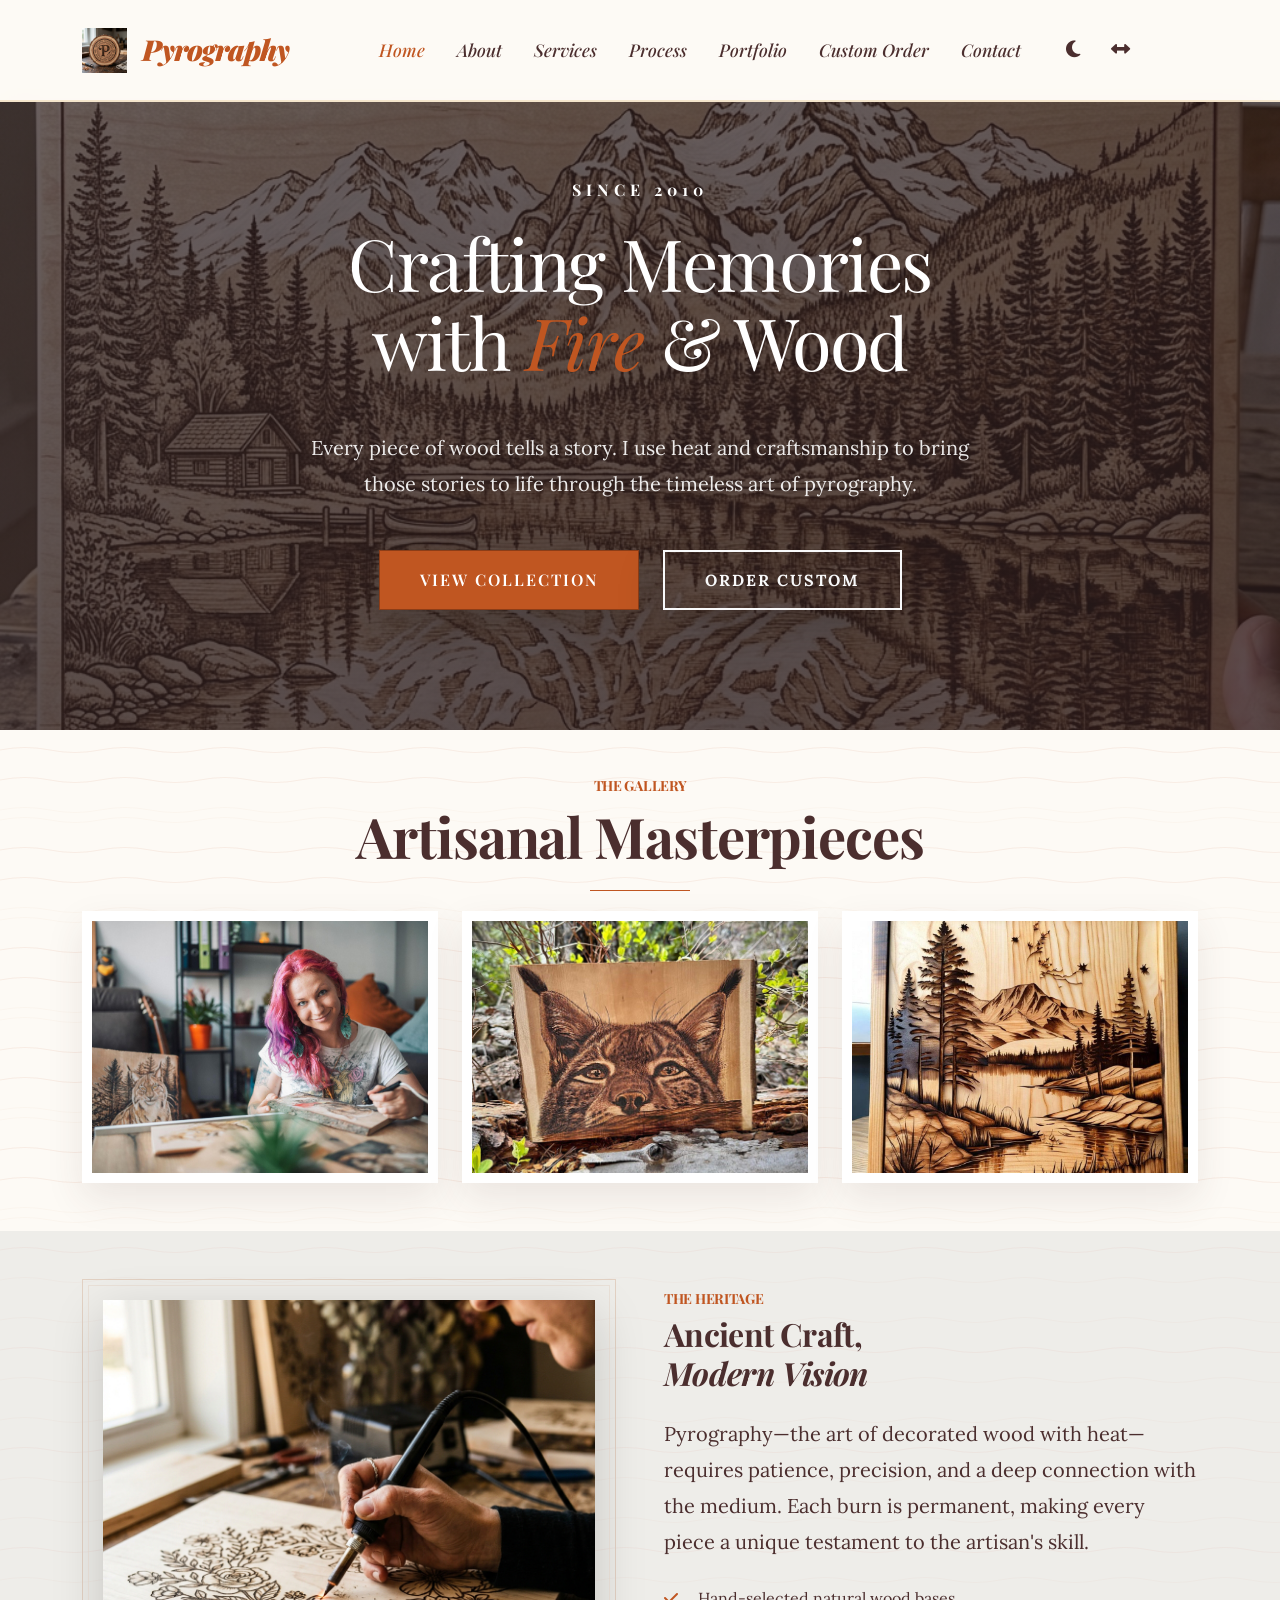
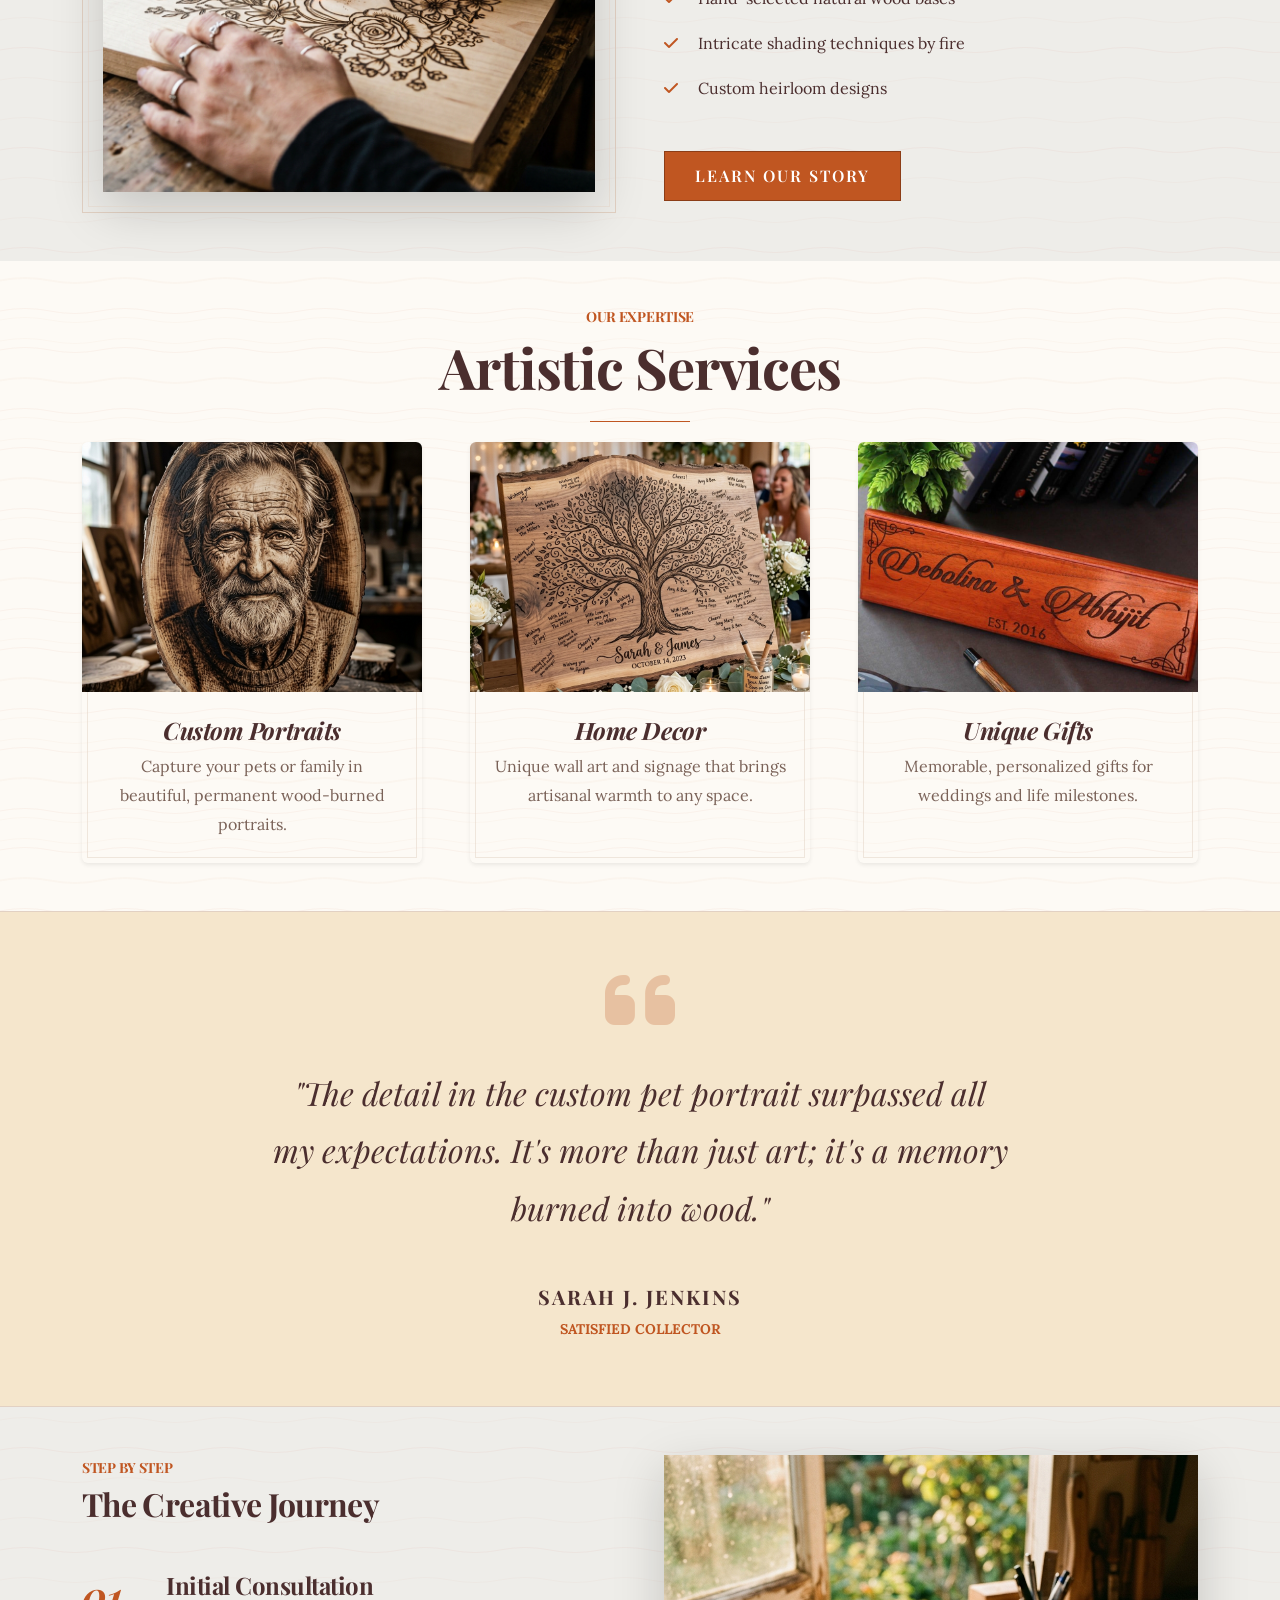
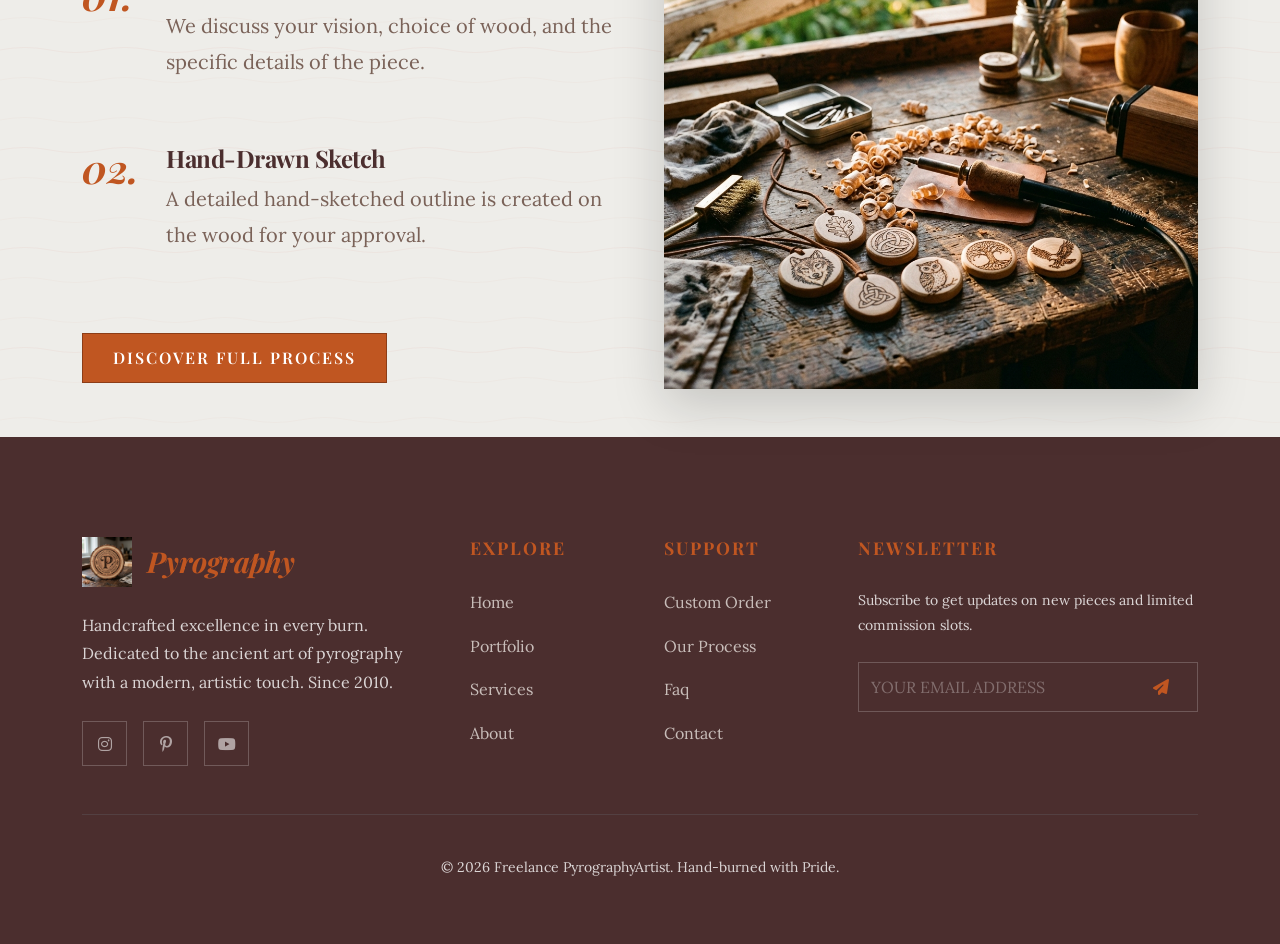
<file: index.html>
<!DOCTYPE html>
<html lang="en">

<head>
    <meta charset="UTF-8">
    <meta name="viewport" content="width=device-width, initial-scale=1.0">
    <title>Freelance Pyrography Artist | Handcrafted Wood Burning Art</title>
    <meta name="description"
        content="Discover premium pyrography art by a freelance wood burning artist. From custom portraits to wildlife nature pieces, each work is burned with precision and passion.">
    <link rel="icon" type="image/png" href="assets/img/favicon.png">

    <!-- Bootstrap 5 CSS -->
    <link href="https://cdn.jsdelivr.net/npm/bootstrap@5.3.0/dist/css/bootstrap.min.css" rel="stylesheet">
    <!-- Font Awesome -->
    <link rel="stylesheet" href="https://cdnjs.cloudflare.com/ajax/libs/font-awesome/6.4.0/css/all.min.css">
    <!-- AOS Library -->
    <link href="https://unpkg.com/aos@2.3.1/dist/aos.css" rel="stylesheet">
    <!-- Custom CSS -->
    <link rel="stylesheet" href="css/style.css">
</head>

<body class="bg-wood">

    <!-- Header -->
    <nav class="navbar navbar-expand-xl sticky-top">
        <div class="container">
            <a class="navbar-brand" href="index.html">
                <img src="assets/img/logo.png" alt="Pyrography Logo">
                <span><span class="text-accent italic">Pyrography</span></span>
            </a>
            <button class="navbar-toggler" type="button" data-bs-toggle="collapse" data-bs-target="#navbarNav">
                <span class="navbar-toggler-icon"></span>
            </button>
            <div class="collapse navbar-collapse" id="navbarNav">
                <ul class="navbar-nav mx-auto align-items-lg-center">
                    <!-- Mobile Home Links (Direct access for touch devices) -->
                    <li class="nav-item d-xl-none"><a class="nav-link active" href="index.html">home 1</a></li>
                    <li class="nav-item d-xl-none"><a class="nav-link" href="index2.html">home 2</a></li>

                    <!-- Desktop Home Dropdown (Single menu for desktop) -->
                    <li class="nav-item dropdown d-none d-xl-block">
                        <a class="nav-link dropdown-toggle active" href="#" id="navbarDropdownHome" role="button"
                            data-bs-toggle="dropdown" aria-expanded="false">home</a>
                        <ul class="dropdown-menu border-artisanal" aria-labelledby="navbarDropdownHome">
                            <li><a class="dropdown-item active" href="index.html">home 1</a></li>
                            <li><a class="dropdown-item" href="index2.html">home 2</a></li>
                        </ul>
                    </li>
                    <li class="nav-item"><a class="nav-link" href="about.html">about</a></li>
                    <li class="nav-item"><a class="nav-link" href="services.html">services</a></li>
                    <li class="nav-item"><a class="nav-link" href="process.html">process</a></li>
                    <li class="nav-item"><a class="nav-link" href="portfolio.html">portfolio</a></li>
                    <li class="nav-item"><a class="nav-link" href="pricing.html">custom order</a></li>
                    <li class="nav-item"><a class="nav-link" href="contact.html">contact</a></li>
                    <li class="nav-item ms-lg-3">
                        <div class="d-flex gap-2">
                            <button id="theme-toggle" class="nav-icon-btn" title="Toggle Theme"><i
                                    class="fas fa-moon"></i></button>
                            <button id="rtl-toggle" class="nav-icon-btn" title="Toggle Layout"><i
                                    class="fas fa-arrows-alt-h"></i></button>
                        </div>
                    </li>

                </ul>
            </div>
        </div>
    </nav>

    <!-- Hero Section -->
    <header class="hero-section d-flex align-items-center">
        <div class="container hero-content text-white text-center" data-aos="fade-up">
            <h6 class="text-uppercase text-accent fw-bold mb-4" style="letter-spacing: 5px;color:#fff !important;">since
                2010</h6>
            <h1 class="display-1 mb-5">Crafting Memories <br>with <span class="text-accent italic">Fire</span> & Wood
            </h1>
            <p class="lead mb-5 mx-auto">Every piece of wood tells a story. I use heat and craftsmanship to bring those
                stories to life through the timeless art of pyrography.</p>
            <div class="d-flex flex-column flex-sm-row justify-content-center align-items-center gap-3 gap-sm-4">
                <a href="portfolio.html" class="btn btn-primary-wood btn-hero shadow-lg">View Collection</a>
                <a href="pricing.html"
                    class="btn btn-outline-light btn-hero rounded-0 border-2 text-uppercase fw-bold shadow-lg"
                    style="letter-spacing: 2px;">Order Custom</a>
            </div>
        </div>
    </header>

    <!-- 1. Featured Work Section -->
    <section id="featured" class="py-5 py-lg-8 bg-wood">
        <div class="container">
            <div class="section-title text-center" data-aos="fade-up">
                <h6 class="text-accent text-uppercase small fw-bold">The Gallery</h6>
                <h2 class="text-primary">Artisanal Masterpieces</h2>
                <div class="divider mx-auto"></div>
            </div>
            <div class="row g-4">
                <div class="col-md-4" data-aos="fade-up" data-aos-delay="100">
                    <div class="art-card">
                        <div class="ratio ratio-4x3">
                            <img src="assets/img/home1.jpg" alt="Portrait" class="object-fit-cover">
                        </div>
                        <div class="art-overlay">
                            <h4 class="font-serif">The Soul of Wood</h4>
                            <p class="italic">Detailed Portraits</p>
                        </div>
                    </div>
                </div>
                <div class="col-md-4" data-aos="fade-up" data-aos-delay="200">
                    <div class="art-card">
                        <div class="ratio ratio-4x3">
                            <img src="assets/img/home2.jpg" alt="Wildlife" class="object-fit-cover">
                        </div>
                        <div class="art-overlay">
                            <h4 class="font-serif">Wild Spirits</h4>
                            <p class="italic">Animal Pyrography</p>
                        </div>
                    </div>
                </div>
                <div class="col-md-4" data-aos="fade-up" data-aos-delay="300">
                    <div class="art-card">
                        <div class="ratio ratio-4x3">
                            <img src="assets/img/home3.jpg" alt="Nature" class="object-fit-cover">
                        </div>
                        <div class="art-overlay">
                            <h4 class="font-serif">Eternal Forests</h4>
                            <p class="italic">Nature Scenes</p>
                        </div>
                    </div>
                </div>
            </div>
        </div>
    </section>

    <!-- 2. The Craft Section -->
    <section class="bg-secondary bg-opacity-10 py-5 py-lg-8 border-artisanal-y" id="craft">
        <div class="container">
            <div class="row align-items-center g-5">
                <div class="col-lg-6" data-aos="fade-up">
                    <div class="border-artisanal">
                        <img src="assets/img/artist-at-work.jpg" alt="Artist working" class="img-fluid shadow-lg">
                    </div>
                </div>
                <div class="col-lg-6" data-aos="fade-up">
                    <h6 class="text-accent text-uppercase small fw-bold">The Heritage</h6>
                    <h2 class="mb-4">Ancient Craft, <br><span class="italic">Modern Vision</span></h2>
                    <p class="mb-4 lead">Pyrography—the art of decorated wood with heat—requires patience, precision,
                        and a deep connection with the medium. Each burn is permanent, making every piece a unique
                        testament to the artisan's skill.</p>
                    <ul class="list-unstyled mb-5">
                        <li class="mb-3"><i class="fas fa-check text-accent me-3"></i> Hand-selected natural wood bases
                        </li>
                        <li class="mb-3"><i class="fas fa-check text-accent me-3"></i> Intricate shading techniques by
                            fire</li>
                        <li class="mb-3"><i class="fas fa-check text-accent me-3"></i> Custom heirloom designs</li>
                    </ul>
                    <a href="about.html" class="btn btn-primary-wood">Learn Our Story</a>
                </div>
            </div>
        </div>
    </section>

    <!-- 3. Services Overview Section -->
    <section id="services" class="bg-wood py-5 py-lg-8">
        <div class="container">
            <div class="section-title text-center" data-aos="fade-up">
                <h6 class="text-accent text-uppercase small fw-bold">Our Expertise</h6>
                <h2 class="text-primary">Artistic Services</h2>
                <div class="divider mx-auto"></div>
            </div>
            <div class="row g-5">
                <div class="col-lg-4 col-md-6" data-aos="fade-up" data-aos-delay="100">
                    <div
                        class="card p-0 border-0 shadow-sm h-100 text-center bg-transparent border-artisanal overflow-hidden">
                        <div class="service-img-container">
                            <img src="assets/img/service-portraits.jpg" alt="Custom Portraits">
                        </div>
                        <div class="p-4">
                            <h4 class="font-serif italic text-primary">Custom Portraits</h4>
                            <p class="text-secondary mb-0">Capture your pets or family in beautiful, permanent
                                wood-burned portraits.</p>
                        </div>
                    </div>
                </div>
                <div class="col-lg-4 col-md-6" data-aos="fade-up" data-aos-delay="200">
                    <div
                        class="card p-0 border-0 shadow-sm h-100 text-center bg-transparent border-artisanal overflow-hidden">
                        <div class="service-img-container">
                            <img src="assets/img/service-decorative.jpg" alt="Home Decor">
                        </div>
                        <div class="p-4">
                            <h4 class="font-serif italic text-primary">Home Decor</h4>
                            <p class="text-secondary mb-0">Unique wall art and signage that brings artisanal warmth to
                                any space.</p>
                        </div>
                    </div>
                </div>
                <div class="col-lg-4 col-md-6 mx-auto" data-aos="fade-up" data-aos-delay="300">
                    <div
                        class="card p-0 border-0 shadow-sm h-100 text-center bg-transparent border-artisanal overflow-hidden">
                        <div class="service-img-container">
                            <img src="assets/img/unique.jpg" alt="Unique Gifts">
                        </div>
                        <div class="p-4">
                            <h4 class="font-serif italic text-primary">Unique Gifts</h4>
                            <p class="text-secondary mb-0">Memorable, personalized gifts for weddings and life
                                milestones.</p>
                        </div>
                    </div>
                </div>
            </div>
        </div>
    </section>

    <!-- 4. Testimonials Section -->
    <section class="bg-testimonial py-5 py-lg-8" id="testimonials">
        <div class="container" data-aos="fade-up">
            <div class="row justify-content-center text-center">
                <div class="col-lg-8">
                    <i class="fas fa-quote-left display-1 text-accent opacity-25 mb-4"></i>
                    <p class="fs-2 font-serif italic mb-5">"The detail in the custom pet portrait surpassed all my
                        expectations. It's more than just art; it's a memory burned into wood."</p>
                    <h5 class="mb-0 text-uppercase ls-2">Sarah J. Jenkins</h5>
                    <p class="text-accent small text-uppercase fw-bold mt-2">Satisfied Collector</p>
                </div>
            </div>
        </div>
    </section>

    <!-- 5. Process Preview Section -->
    <section id="process" class="py-5 py-lg-8 bg-secondary bg-opacity-10">
        <div class="container">
            <div class="row align-items-center g-5 flex-row-reverse">
                <div class="col-lg-6" data-aos="fade-up">
                    <img src="assets/img/cta-bg.jpg" alt="Process" class="img-fluid shadow-lg">
                </div>
                <div class="col-lg-6" data-aos="fade-up">
                    <h6 class="text-accent text-uppercase small fw-bold">Step by Step</h6>
                    <h2 class="mb-5">The Creative Journey</h2>
                    <div class="d-flex gap-4 mb-5">
                        <div class="text-accent fw-bold h1 font-serif italic" style="min-width: 60px;">01.</div>
                        <div>
                            <h4 class="font-serif">Initial Consultation</h4>
                            <p class="text-secondary fs-5">We discuss your vision, choice of wood, and the specific
                                details of the piece.</p>
                        </div>
                    </div>
                    <div class="d-flex gap-4 mb-5">
                        <div class="text-accent fw-bold h1 font-serif italic" style="min-width: 60px;">02.</div>
                        <div>
                            <h4 class="font-serif">Hand-Drawn Sketch</h4>
                            <p class="text-secondary fs-5">A detailed hand-sketched outline is created on the wood for
                                your approval.</p>
                        </div>
                    </div>
                    <a href="process.html" class="btn btn-primary-wood mt-3">Discover Full Process</a>
                </div>
            </div>
        </div>
    </section>

    <!-- Footer -->
    <footer>
        <div class="container">
            <div class="row g-5">
                <div class="col-lg-4">
                    <div class="footer-logo mb-4">
                        <img src="assets/img/logo.png" alt="Pyrography Logo">
                        <h3 class="text-white"><span class="text-accent italic">Pyrography</span></h3>
                    </div>
                    <p class="text-secondary mb-4">Handcrafted excellence in every burn. Dedicated to the ancient art of
                        pyrography with a modern, artistic touch. Since 2010.</p>
                    <div class="d-flex gap-3 social-icons">
                        <a href="#" class="btn rounded-0 px-3"><i class="fab fa-instagram"></i></a>
                        <a href="#" class="btn rounded-0 px-3"><i class="fab fa-pinterest-p"></i></a>
                        <a href="#" class="btn rounded-0 px-3"><i class="fab fa-youtube"></i></a>
                    </div>
                </div>
                <div class="col-lg-2 col-md-4 footer-links">
                    <h5>explore</h5>
                    <ul class="list-unstyled">
                        <li><a href="index.html">home</a></li>
                        <li><a href="portfolio.html">portfolio</a></li>
                        <li><a href="services.html">services</a></li>
                        <li><a href="about.html">about</a></li>
                    </ul>
                </div>
                <div class="col-lg-2 col-md-4 footer-links">
                    <h5>support</h5>
                    <ul class="list-unstyled">
                        <li><a href="pricing.html">custom order</a></li>
                        <li><a href="process.html">our process</a></li>
                        <li><a href="faq.html">faq</a></li>
                        <li><a href="contact.html">contact</a></li>
                    </ul>
                </div>
                <div class="col-lg-4 col-md-4">
                    <h5>newsletter</h5>
                    <p class="small text-secondary mb-4">Subscribe to get updates on new pieces and limited commission
                        slots.</p>
                    <form class="position-relative footer-newsletter">
                        <input type="email" class="form-control" placeholder="YOUR EMAIL ADDRESS">
                        <button class="btn text-accent position-absolute top-50 end-0 translate-middle-y me-3"><i
                                class="fas fa-paper-plane"></i></button>
                    </form>
                </div>
            </div>
            <hr class="mt-5 border-secondary opacity-25">
            <div class="text-center py-4">
                <p class="small text-secondary mb-0">&copy; 2026 Freelance PyrographyArtist. Hand-burned with Pride.</p>
            </div>
        </div>
    </footer>

    <!-- Scroll to Top -->
    <button id="scroll-to-top" title="Scroll to Top"><i class="fas fa-long-arrow-alt-up"></i></button>

    <!-- Bootstrap 5 JS Bundle -->
    <script src="https://cdn.jsdelivr.net/npm/bootstrap@5.3.0/dist/js/bootstrap.bundle.min.js"></script>
    <!-- AOS JS -->
    <script src="https://unpkg.com/aos@2.3.1/dist/aos.js"></script>
    <!-- Custom JS -->
    <script src="js/main.js"></script>
</body>

</html>
</file>
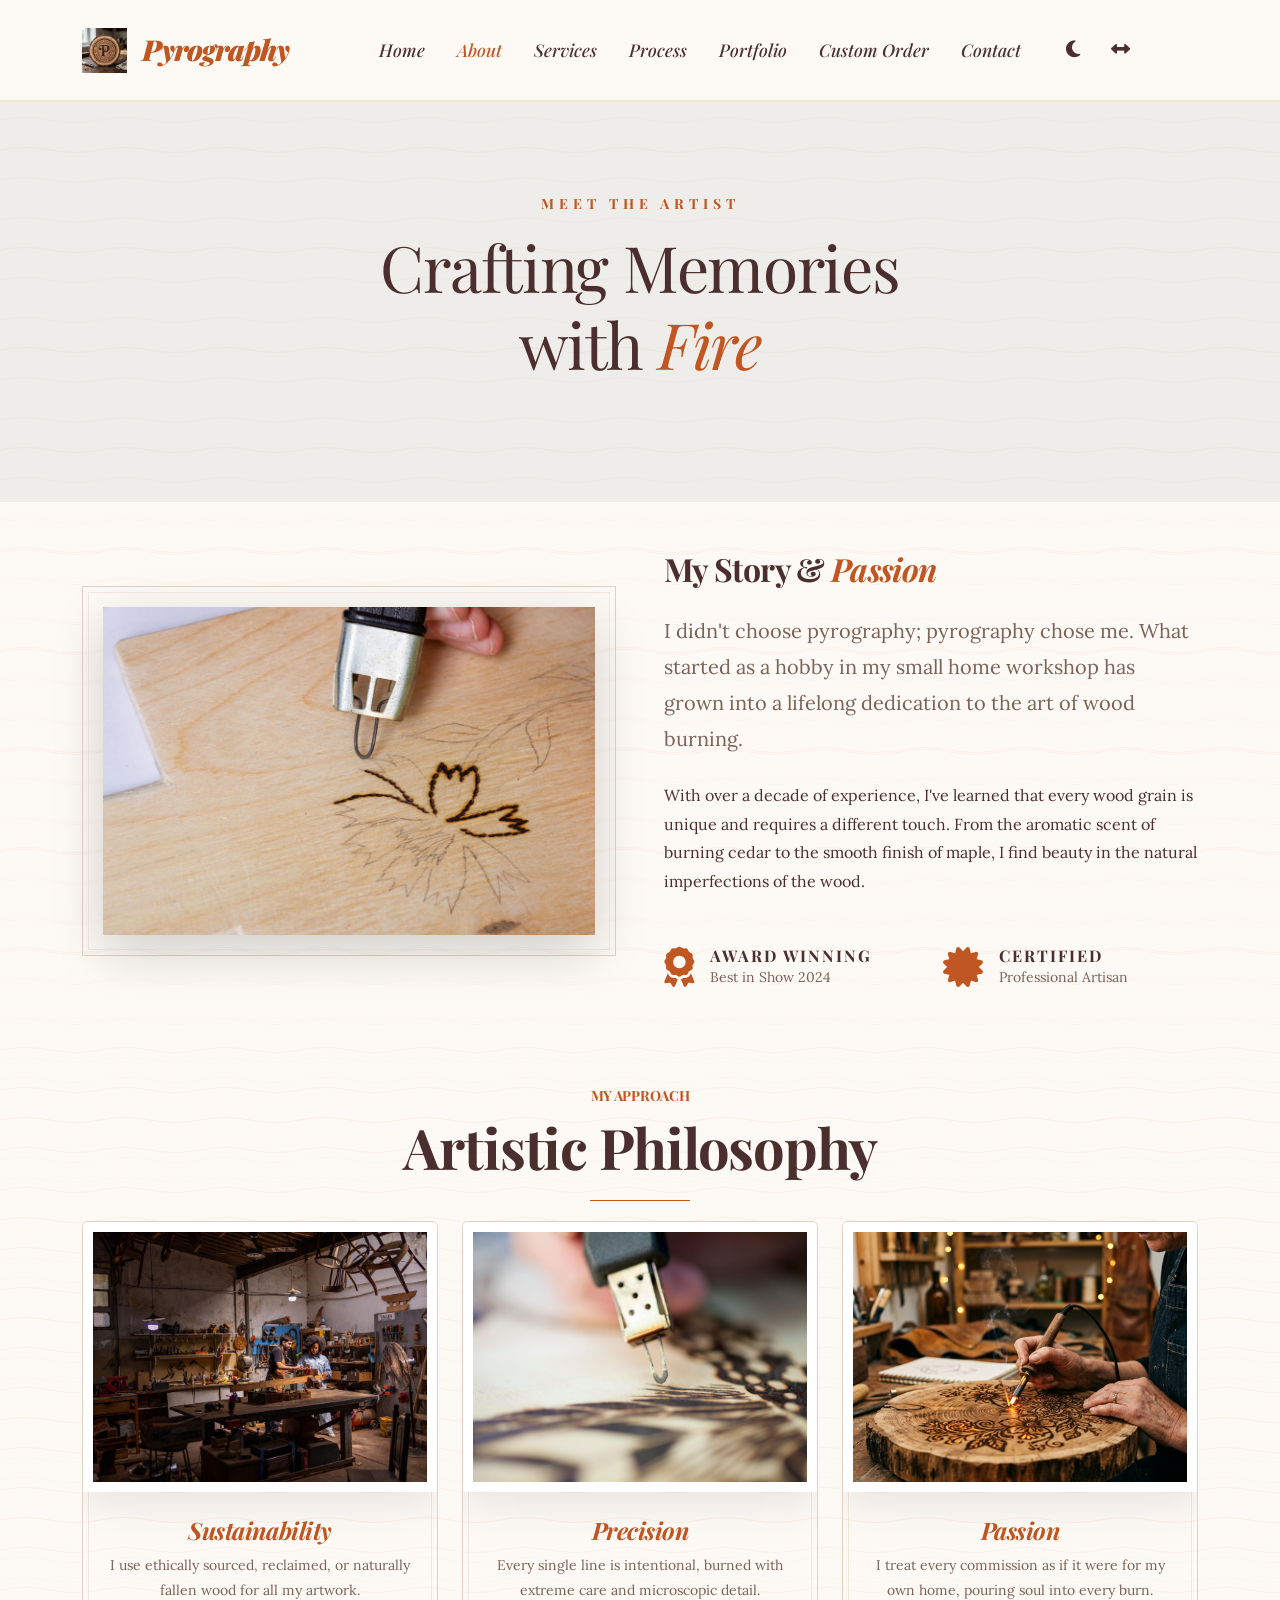
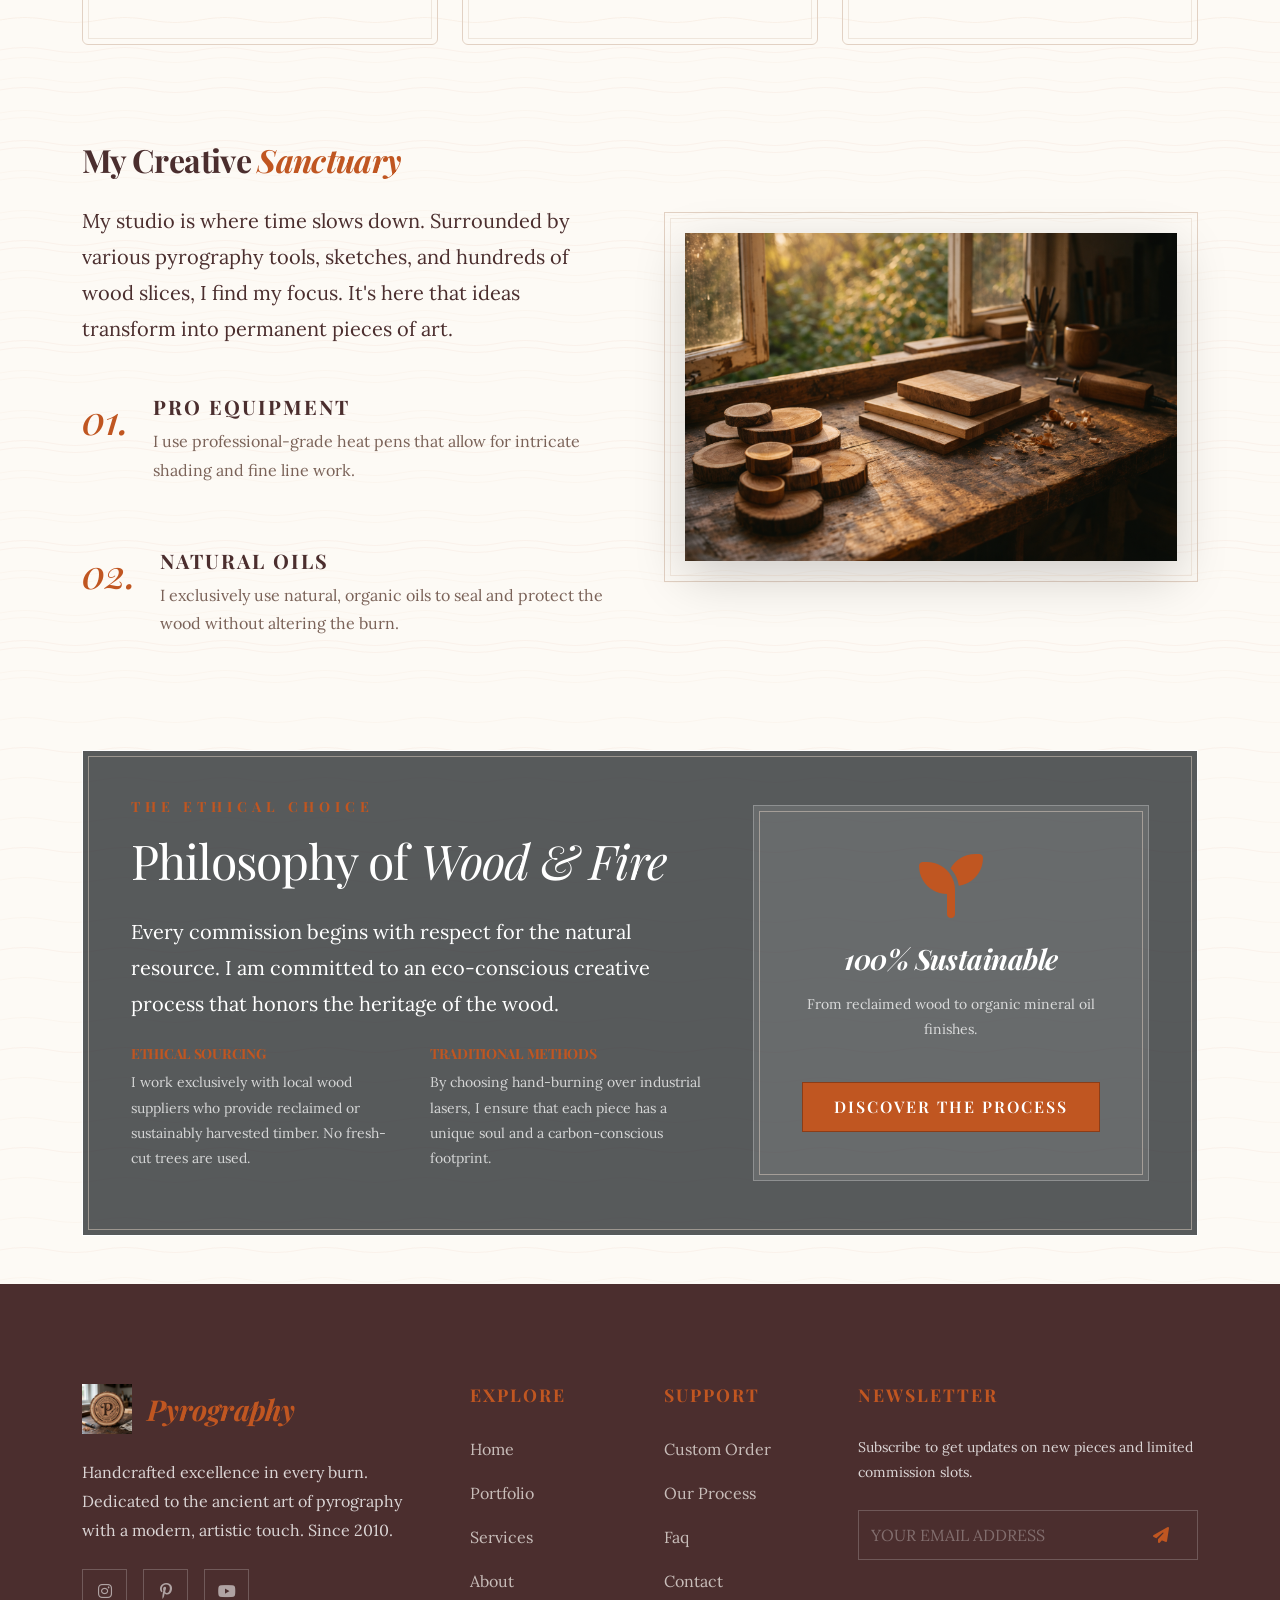
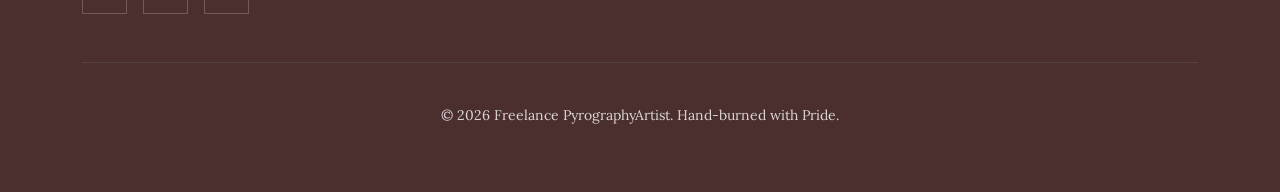
<file: about.html>
<!DOCTYPE html>
<html lang="en">

<head>
    <meta charset="UTF-8">
    <meta name="viewport" content="width=device-width, initial-scale=1.0">
    <title>About Me | Freelance Pyrography Artist</title>
    <meta name="description"
        content="Learn about the artist behind the fire. Discover the passion, experience, and dedication to handcrafted pyrography art.">
    <link rel="icon" type="image/png" href="assets/img/favicon.png">

    <!-- Bootstrap 5 CSS -->
    <link href="https://cdn.jsdelivr.net/npm/bootstrap@5.3.0/dist/css/bootstrap.min.css" rel="stylesheet">
    <!-- Font Awesome -->
    <link rel="stylesheet" href="https://cdnjs.cloudflare.com/ajax/libs/font-awesome/6.4.0/css/all.min.css">
    <!-- AOS Library -->
    <link href="https://unpkg.com/aos@2.3.1/dist/aos.css" rel="stylesheet">
    <!-- Custom CSS -->
    <link rel="stylesheet" href="css/style.css">
</head>

<body class="bg-wood">

    <!-- Header -->
    <nav class="navbar navbar-expand-xl sticky-top">
        <div class="container">
            <a class="navbar-brand" href="index.html">
                <img src="assets/img/logo.png" alt="Pyrography Logo">
                <span><span class="text-accent italic">Pyrography</span></span>
            </a>
            <button class="navbar-toggler" type="button" data-bs-toggle="collapse" data-bs-target="#navbarNav">
                <span class="navbar-toggler-icon"></span>
            </button>
            <div class="collapse navbar-collapse" id="navbarNav">
                <ul class="navbar-nav mx-auto align-items-lg-center">
                    <!-- Mobile Home Links (Direct access for touch devices) -->
                    <li class="nav-item d-xl-none"><a class="nav-link" href="index.html">home 1</a></li>
                    <li class="nav-item d-xl-none"><a class="nav-link" href="index2.html">home 2</a></li>

                    <!-- Desktop Home Dropdown (Single menu for desktop) -->
                    <li class="nav-item dropdown d-none d-xl-block">
                        <a class="nav-link dropdown-toggle" href="#" id="navbarDropdownHome" role="button"
                            data-bs-toggle="dropdown" aria-expanded="false">home</a>
                        <ul class="dropdown-menu border-artisanal" aria-labelledby="navbarDropdownHome">
                            <li><a class="dropdown-item" href="index.html">home 1</a></li>
                            <li><a class="dropdown-item" href="index2.html">home 2</a></li>
                        </ul>
                    </li>
                    <li class="nav-item"><a class="nav-link active" href="about.html">about</a></li>
                    <li class="nav-item"><a class="nav-link" href="services.html">services</a></li>
                    <li class="nav-item"><a class="nav-link" href="process.html">process</a></li>
                    <li class="nav-item"><a class="nav-link" href="portfolio.html">portfolio</a></li>
                    <li class="nav-item"><a class="nav-link" href="pricing.html">custom order</a></li>
                    <li class="nav-item"><a class="nav-link" href="contact.html">contact</a></li>
                    <li class="nav-item ms-lg-3">
                        <div class="d-flex gap-2">
                            <button id="theme-toggle" class="nav-icon-btn" title="Toggle Theme"><i
                                    class="fas fa-moon"></i></button>
                            <button id="rtl-toggle" class="nav-icon-btn" title="Toggle Layout"><i
                                    class="fas fa-arrows-alt-h"></i></button>
                        </div>
                    </li>

                </ul>
            </div>
        </div>
    </nav>

    <!-- Hero Section -->
    <header class="bg-secondary bg-opacity-10 py-5 py-lg-8">
        <div class="container py-5 text-center" data-aos="fade-up">
            <h6 class="text-accent text-uppercase small fw-bold mb-3" style="letter-spacing: 5px;">Meet the Artist</h6>
            <h1 class="display-3 mb-4 font-serif">Crafting Memories <br>with <span
                    class="text-accent italic">Fire</span></h1>
        </div>
    </header>

    <!-- 1. The Artist Section -->
    <section id="artist" class="py-5 py-lg-8 bg-wood">
        <div class="container">
            <div class="row align-items-center g-5">
                <div class="col-lg-6" data-aos="fade-up">
                    <div class="border-artisanal">
                        <img src="assets/img/studio.jpg" alt="The Artist" class="img-fluid shadow-lg">
                    </div>
                </div>
                <div class="col-lg-6" data-aos="fade-up">
                    <h2 class="mb-4 font-serif">My Story & <span class="text-accent italic">Passion</span></h2>
                    <p class="lead text-secondary mb-4">I didn't choose pyrography; pyrography chose me. What started as
                        a hobby in my small home workshop has grown into a lifelong dedication to the art of wood
                        burning.</p>
                    <p class="mb-4">With over a decade of experience, I've learned that every wood grain is unique and
                        requires a different touch. From the aromatic scent of burning cedar to the smooth finish of
                        maple, I find beauty in the natural imperfections of the wood.</p>
                    <div class="row g-4 mt-2">
                        <div class="col-sm-6">
                            <div class="d-flex align-items-center gap-3">
                                <div class="text-accent h1 mb-0"><i class="fas fa-award"></i></div>
                                <div>
                                    <h6 class="mb-0 text-uppercase ls-2">Award Winning</h6>
                                    <p class="small text-secondary mb-0">Best in Show 2024</p>
                                </div>
                            </div>
                        </div>
                        <div class="col-sm-6">
                            <div class="d-flex align-items-center gap-3">
                                <div class="text-accent h1 mb-0"><i class="fas fa-certificate"></i></div>
                                <div>
                                    <h6 class="mb-0 text-uppercase ls-2">Certified</h6>
                                    <p class="small text-secondary mb-0">Professional Artisan</p>
                                </div>
                            </div>
                        </div>
                    </div>
                </div>
            </div>
        </div>
    </section>

    <!-- 2. Values Section -->
    <section class="bg-wood py-5 py-lg-8" id="values">
        <div class="container">
            <div class="section-title text-center" data-aos="fade-up">
                <h6 class="text-accent text-uppercase small fw-bold">My Approach</h6>
                <h2>Artistic Philosophy</h2>
                <div class="divider mx-auto"></div>
            </div>
            <div class="row g-4">
                <div class="col-md-4" data-aos="fade-up" data-aos-delay="100">
                    <div class="card p-0 border-artisanal bg-transparent h-100 overflow-hidden animate-on-scroll">
                        <div class="art-card">
                            <div class="ratio ratio-4x3">
                                <img src="assets/img/abt1.jpg" alt="Sustainability" class="object-fit-cover">
                            </div>
                        </div>
                        <div class="p-4 text-center">
                            <h4 class="font-serif italic text-accent">Sustainability</h4>
                            <p class="text-secondary small">I use ethically sourced, reclaimed, or naturally fallen wood
                                for all my artwork.</p>
                        </div>
                    </div>
                </div>
                <div class="col-md-4" data-aos="fade-up" data-aos-delay="200">
                    <div class="card p-0 border-artisanal bg-transparent h-100 overflow-hidden animate-on-scroll">
                        <div class="art-card">
                            <div class="ratio ratio-4x3">
                                <img src="assets/img/abt2.jpg" alt="Precision" class="object-fit-cover">
                            </div>
                        </div>
                        <div class="p-4 text-center">
                            <h4 class="font-serif italic text-accent">Precision</h4>
                            <p class="text-secondary small">Every single line is intentional, burned with extreme care
                                and microscopic detail.</p>
                        </div>
                    </div>
                </div>
                <div class="col-md-4" data-aos="fade-up" data-aos-delay="300">
                    <div class="card p-0 border-artisanal bg-transparent h-100 overflow-hidden animate-on-scroll">
                        <div class="art-card">
                            <div class="ratio ratio-4x3">
                                <img src="assets/img/passion_wood_burn.png" alt="Passion" class="object-fit-cover">
                            </div>
                        </div>
                        <div class="p-4 text-center">
                            <h4 class="font-serif italic text-accent">Passion</h4>
                            <p class="text-secondary small">I treat every commission as if it were for my own home,
                                pouring soul into every burn.</p>
                        </div>
                    </div>
                </div>
            </div>
        </div>
    </section>

    <!-- 3. Studio Section -->
    <section id="studio-peek" class="py-5 py-lg-8 bg-wood">
        <div class="container">
            <div class="row align-items-center g-5 flex-row-reverse">
                <div class="col-lg-6" data-aos="fade-up">
                    <div class="border-artisanal">
                        <img src="assets/img/sanctuary.png" alt="The Studio" class="img-fluid shadow-lg">
                    </div>
                </div>
                <div class="col-lg-6" data-aos="fade-up">
                    <h2 class="mb-4 font-serif">My Creative <span class="text-accent italic">Sanctuary</span></h2>
                    <p class="mb-5 fs-5">My studio is where time slows down. Surrounded by various pyrography tools,
                        sketches, and hundreds of wood slices, I find my focus. It's here that ideas transform into
                        permanent pieces of art.</p>
                    <div class="d-flex gap-4 mb-5">
                        <div class="h1 text-accent italic font-serif">01.</div>
                        <div>
                            <h5 class="text-uppercase ls-2">Pro Equipment</h5>
                            <p class="text-secondary">I use professional-grade heat pens that allow for intricate
                                shading and fine line work.</p>
                        </div>
                    </div>
                    <div class="d-flex gap-4">
                        <div class="h1 text-accent italic font-serif">02.</div>
                        <div>
                            <h5 class="text-uppercase ls-2">Natural Oils</h5>
                            <p class="text-secondary">I exclusively use natural, organic oils to seal and protect the
                                wood without altering the burn.</p>
                        </div>
                    </div>
                </div>
            </div>
        </div>
    </section>

    <!-- 4. [NEW] Sustainability & Values Section -->
    <section id="sustainability" class="py-5 py-lg-8 bg-quality-promise text-white">
        <div class="container">
            <div class="bg-dark bg-opacity-75 p-5 border-artisanal border-white animate-on-scroll">
                <div class="row g-5 align-items-center">
                    <div class="col-lg-7">
                        <h6 class="text-accent text-uppercase small fw-bold mb-3 ls-5">The Ethical Choice</h6>
                        <h2 class="display-5 mb-4 font-serif text-white">Philosophy of <span
                                class="text-white italic">Wood & Fire</span></h2>
                        <p class="lead text-white opacity-100 mb-4">Every commission begins with respect for the natural
                            resource. I am committed to an eco-conscious creative process that honors the heritage of
                            the wood.</p>
                        <div class="row g-4">
                            <div class="col-md-6">
                                <h6 class="text-accent text-uppercase small fw-bold">Ethical Sourcing</h6>
                                <p class="small text-white opacity-75">I work exclusively with local wood suppliers who
                                    provide reclaimed or sustainably harvested timber. No fresh-cut trees are used.</p>
                            </div>
                            <div class="col-md-6">
                                <h6 class="text-accent text-uppercase small fw-bold">Traditional Methods</h6>
                                <p class="small text-white opacity-75">By choosing hand-burning over industrial lasers,
                                    I ensure that each piece has a unique soul and a carbon-conscious footprint.</p>
                            </div>
                        </div>
                    </div>
                    <div class="col-lg-5 text-center">
                        <div
                            class="p-5 bg-white bg-opacity-10 border-artisanal border-white border-opacity-25 h-100 d-flex flex-column justify-content-center">
                            <i class="fas fa-seedling text-accent display-3 mb-4"></i>
                            <h3 class="font-serif italic mb-0 text-white">100% Sustainable</h3>
                            <p class="small text-white opacity-75 mt-3">From reclaimed wood to organic mineral oil
                                finishes.</p>
                            <a href="process.html" class="btn btn-primary-wood mt-4">Discover the Process</a>
                        </div>
                    </div>
                </div>
            </div>
        </div>
    </section>

    <!-- Footer -->
    <footer>
        <div class="container">
            <div class="row g-5">
                <div class="col-lg-4">
                    <div class="footer-logo mb-4">
                        <img src="assets/img/logo.png" alt="Pyrography Logo">
                        <h3 class="text-white"><span class="text-accent italic">Pyrography</span></h3>
                    </div>
                    <p class="text-secondary mb-4">Handcrafted excellence in every burn. Dedicated to the ancient art of
                        pyrography with a modern, artistic touch. Since 2010.</p>
                    <div class="d-flex gap-3 social-icons">
                        <a href="#" class="btn rounded-0 px-3"><i class="fab fa-instagram"></i></a>
                        <a href="#" class="btn rounded-0 px-3"><i class="fab fa-pinterest-p"></i></a>
                        <a href="#" class="btn rounded-0 px-3"><i class="fab fa-youtube"></i></a>
                    </div>
                </div>
                <div class="col-lg-2 col-md-4 footer-links">
                    <h5>explore</h5>
                    <ul class="list-unstyled">
                        <li><a href="index.html">home</a></li>
                        <li><a href="portfolio.html">portfolio</a></li>
                        <li><a href="services.html">services</a></li>
                        <li><a href="about.html">about</a></li>
                    </ul>
                </div>
                <div class="col-lg-2 col-md-4 footer-links">
                    <h5>support</h5>
                    <ul class="list-unstyled">
                        <li><a href="pricing.html">custom order</a></li>
                        <li><a href="process.html">our process</a></li>
                        <li><a href="faq.html">faq</a></li>
                        <li><a href="contact.html">contact</a></li>
                    </ul>
                </div>
                <div class="col-lg-4 col-md-4">
                    <h5>newsletter</h5>
                    <p class="small text-secondary mb-4">Subscribe to get updates on new pieces and limited commission
                        slots.</p>
                    <form class="position-relative footer-newsletter">
                        <input type="email" class="form-control" placeholder="YOUR EMAIL ADDRESS">
                        <button class="btn text-accent position-absolute top-50 end-0 translate-middle-y me-3"><i
                                class="fas fa-paper-plane"></i></button>
                    </form>
                </div>
            </div>
            <hr class="mt-5 border-secondary opacity-25">
            <div class="text-center py-4">
                <p class="small text-secondary mb-0">&copy; 2026 Freelance PyrographyArtist. Hand-burned with Pride.</p>
            </div>
        </div>
    </footer>

    <!-- Scroll to Top -->
    <button id="scroll-to-top" title="Scroll to Top"><i class="fas fa-long-arrow-alt-up"></i></button>

    <!-- Bootstrap 5 JS Bundle -->
    <script src="https://cdn.jsdelivr.net/npm/bootstrap@5.3.0/dist/js/bootstrap.bundle.min.js"></script>
    <!-- AOS JS -->
    <script src="https://unpkg.com/aos@2.3.1/dist/aos.js"></script>
    <!-- Custom JS -->
    <script src="js/main.js"></script>
</body>

</html>
</file>
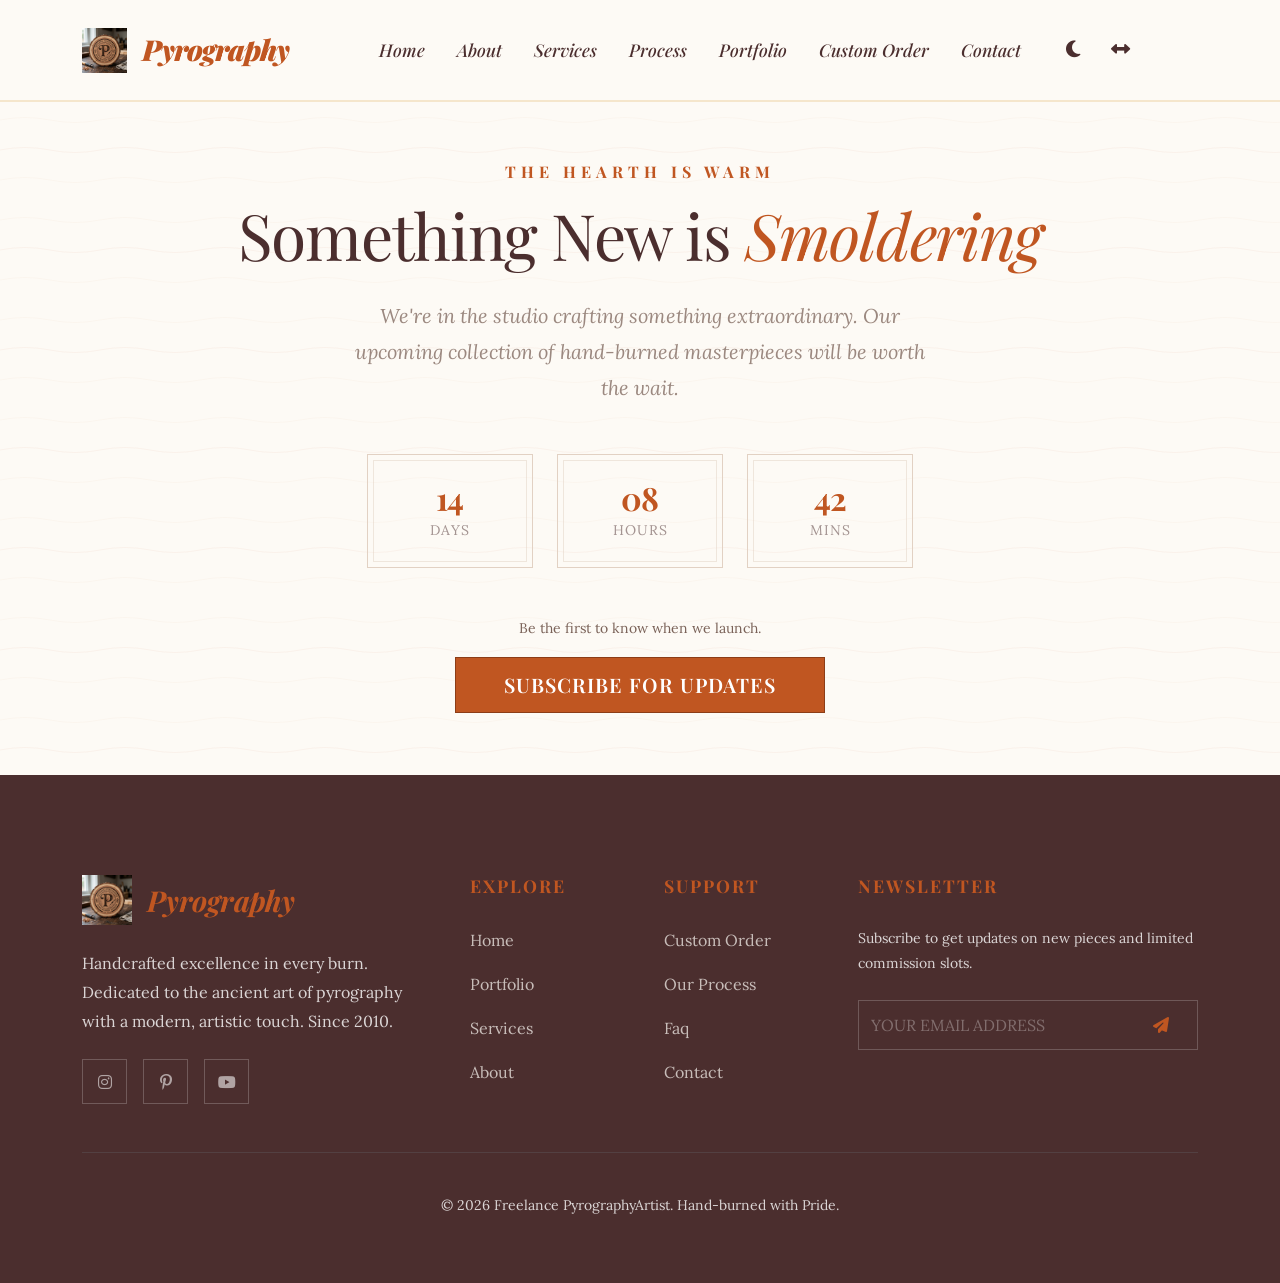
<file: coming-soon.html>
<!DOCTYPE html>
<html lang="en">

<head>
    <meta charset="UTF-8">
    <meta name="viewport" content="width=device-width, initial-scale=1.0">
    <title>Coming Soon | Freelance Pyrography Artist</title>
    <meta name="description"
        content="Something new is smoldering at Freelance Pyrography Artist. Stay tuned for our new collection and features.">
    <link rel="icon" type="image/png" href="assets/img/favicon.png">

    <!-- Bootstrap 5 CSS -->
    <link href="https://cdn.jsdelivr.net/npm/bootstrap@5.3.0/dist/css/bootstrap.min.css" rel="stylesheet">
    <!-- Font Awesome -->
    <link rel="stylesheet" href="https://cdnjs.cloudflare.com/ajax/libs/font-awesome/6.4.0/css/all.min.css">
    <!-- AOS Library -->
    <link href="https://unpkg.com/aos@2.3.1/dist/aos.css" rel="stylesheet">
    <!-- Custom CSS -->
    <link rel="stylesheet" href="css/style.css">
</head>

<body class="bg-wood">

    <!-- Header -->
    <nav class="navbar navbar-expand-xl sticky-top">
        <div class="container">
            <a class="navbar-brand" href="index.html">
                <img src="assets/img/logo.png" alt="Pyrography Logo">
                <span><span class="text-accent italic">Pyrography</span></span>
            </a>
            <button class="navbar-toggler" type="button" data-bs-toggle="collapse" data-bs-target="#navbarNav">
                <span class="navbar-toggler-icon"></span>
            </button>
            <div class="collapse navbar-collapse" id="navbarNav">
                <ul class="navbar-nav mx-auto align-items-lg-center">
                    <li class="nav-item d-xl-none"><a class="nav-link" href="index.html">home 1</a></li>
                    <li class="nav-item d-xl-none"><a class="nav-link" href="index2.html">home 2</a></li>

                    <li class="nav-item dropdown d-none d-xl-block">
                        <a class="nav-link dropdown-toggle" href="#" id="navbarDropdownHome" role="button"
                            data-bs-toggle="dropdown" aria-expanded="false">home</a>
                        <ul class="dropdown-menu border-artisanal" aria-labelledby="navbarDropdownHome">
                            <li><a class="dropdown-item" href="index.html">home 1</a></li>
                            <li><a class="dropdown-item" href="index2.html">home 2</a></li>
                        </ul>
                    </li>
                    <li class="nav-item"><a class="nav-link" href="about.html">about</a></li>
                    <li class="nav-item"><a class="nav-link" href="services.html">services</a></li>
                    <li class="nav-item"><a class="nav-link" href="process.html">process</a></li>
                    <li class="nav-item"><a class="nav-link" href="portfolio.html">portfolio</a></li>
                    <li class="nav-item"><a class="nav-link" href="pricing.html">custom order</a></li>
                    <li class="nav-item"><a class="nav-link" href="contact.html">contact</a></li>
                    <li class="nav-item ms-lg-3">
                        <div class="d-flex gap-2">
                            <button id="theme-toggle" class="nav-icon-btn" title="Toggle Theme"><i
                                    class="fas fa-moon"></i></button>
                            <button id="rtl-toggle" class="nav-icon-btn" title="Toggle Layout"><i
                                    class="fas fa-arrows-alt-h"></i></button>
                        </div>
                    </li>

                </ul>
            </div>
        </div>
    </nav>

    <!-- Coming Soon Section -->
    <section class="error-page d-flex align-items-center justify-content-center py-5 min-vh-75">
        <div class="container text-center" data-aos="fade-up">
            <div class="mb-5">
                <h6 class="text-uppercase text-accent fw-bold mb-3" style="letter-spacing: 5px;">The Hearth is Warm</h6>
                <h2 class="display-3 font-serif mb-4">Something New is <span
                        class="text-accent italic">Smoldering</span></h2>
                <div class="divider mx-auto mb-4"></div>
                <p class="lead text-secondary opacity-75 max-width-600 mx-auto italic mb-5">We're in the studio crafting
                    something extraordinary. Our upcoming collection of hand-burned masterpieces will be worth the wait.
                </p>
            </div>

            <!-- Countdown (Decorative) -->
            <div class="row g-4 justify-content-center mb-5">
                <div class="col-6 col-md-2">
                    <div class="p-4 border-artisanal bg-transparent">
                        <h2 class="text-accent mb-0">14</h2>
                        <p class="small text-uppercase ls-1 mb-0 opacity-50">Days</p>
                    </div>
                </div>
                <div class="col-6 col-md-2">
                    <div class="p-4 border-artisanal bg-transparent">
                        <h2 class="text-accent mb-0">08</h2>
                        <p class="small text-uppercase ls-1 mb-0 opacity-50">Hours</p>
                    </div>
                </div>
                <div class="col-6 col-md-2">
                    <div class="p-4 border-artisanal bg-transparent">
                        <h2 class="text-accent mb-0">42</h2>
                        <p class="small text-uppercase ls-1 mb-0 opacity-50">Mins</p>
                    </div>
                </div>
            </div>

            <p class="small text-secondary mb-3">Be the first to know when we launch.</p>
            <div class="max-width-600 mx-auto">
                <a href="#footer" class="btn btn-primary-wood btn-lg px-5 text-uppercase ls-1">Subscribe for Updates</a>
            </div>
        </div>
    </section>

    <!-- Footer -->
    <footer id="footer">
        <div class="container">
            <div class="row g-5">
                <div class="col-lg-4">
                    <div class="footer-logo mb-4">
                        <img src="assets/img/logo.png" alt="Pyrography Logo">
                        <h3 class="text-white"><span class="text-accent italic">Pyrography</span></h3>
                    </div>
                    <p class="text-secondary mb-4">Handcrafted excellence in every burn. Dedicated to the ancient art of
                        pyrography with a modern, artistic touch. Since 2010.</p>
                    <div class="d-flex gap-3 social-icons">
                        <a href="#" class="btn rounded-0 px-3"><i class="fab fa-instagram"></i></a>
                        <a href="#" class="btn rounded-0 px-3"><i class="fab fa-pinterest-p"></i></a>
                        <a href="#" class="btn rounded-0 px-3"><i class="fab fa-youtube"></i></a>
                    </div>
                </div>
                <div class="col-lg-2 col-md-4 footer-links">
                    <h5>explore</h5>
                    <ul class="list-unstyled">
                        <li><a href="index.html">home</a></li>
                        <li><a href="portfolio.html">portfolio</a></li>
                        <li><a href="services.html">services</a></li>
                        <li><a href="about.html">about</a></li>
                    </ul>
                </div>
                <div class="col-lg-2 col-md-4 footer-links">
                    <h5>support</h5>
                    <ul class="list-unstyled">
                        <li><a href="pricing.html">custom order</a></li>
                        <li><a href="process.html">our process</a></li>
                        <li><a href="faq.html">faq</a></li>
                        <li><a href="contact.html">contact</a></li>
                    </ul>
                </div>
                <div class="col-lg-4 col-md-4">
                    <h5>newsletter</h5>
                    <p class="small text-secondary mb-4">Subscribe to get updates on new pieces and limited commission
                        slots.</p>
                    <form class="position-relative footer-newsletter">
                        <input type="email" class="form-control" placeholder="YOUR EMAIL ADDRESS">
                        <button class="btn text-accent position-absolute top-50 end-0 translate-middle-y me-3"><i
                                class="fas fa-paper-plane"></i></button>
                    </form>
                </div>
            </div>
            <hr class="mt-5 border-secondary opacity-25">
            <div class="text-center py-4">
                <p class="small text-secondary mb-0">&copy; 2026 Freelance PyrographyArtist. Hand-burned with Pride.</p>
            </div>
        </div>
    </footer>

    <!-- Scroll to Top -->
    <button id="scroll-to-top" title="Scroll to Top"><i class="fas fa-long-arrow-alt-up"></i></button>

    <!-- Bootstrap 5 JS Bundle -->
    <script src="https://cdn.jsdelivr.net/npm/bootstrap@5.3.0/dist/js/bootstrap.bundle.min.js"></script>
    <!-- AOS JS -->
    <script src="https://unpkg.com/aos@2.3.1/dist/aos.js"></script>
    <!-- Custom JS -->
    <script src="js/main.js"></script>
</body>

</html>
</file>
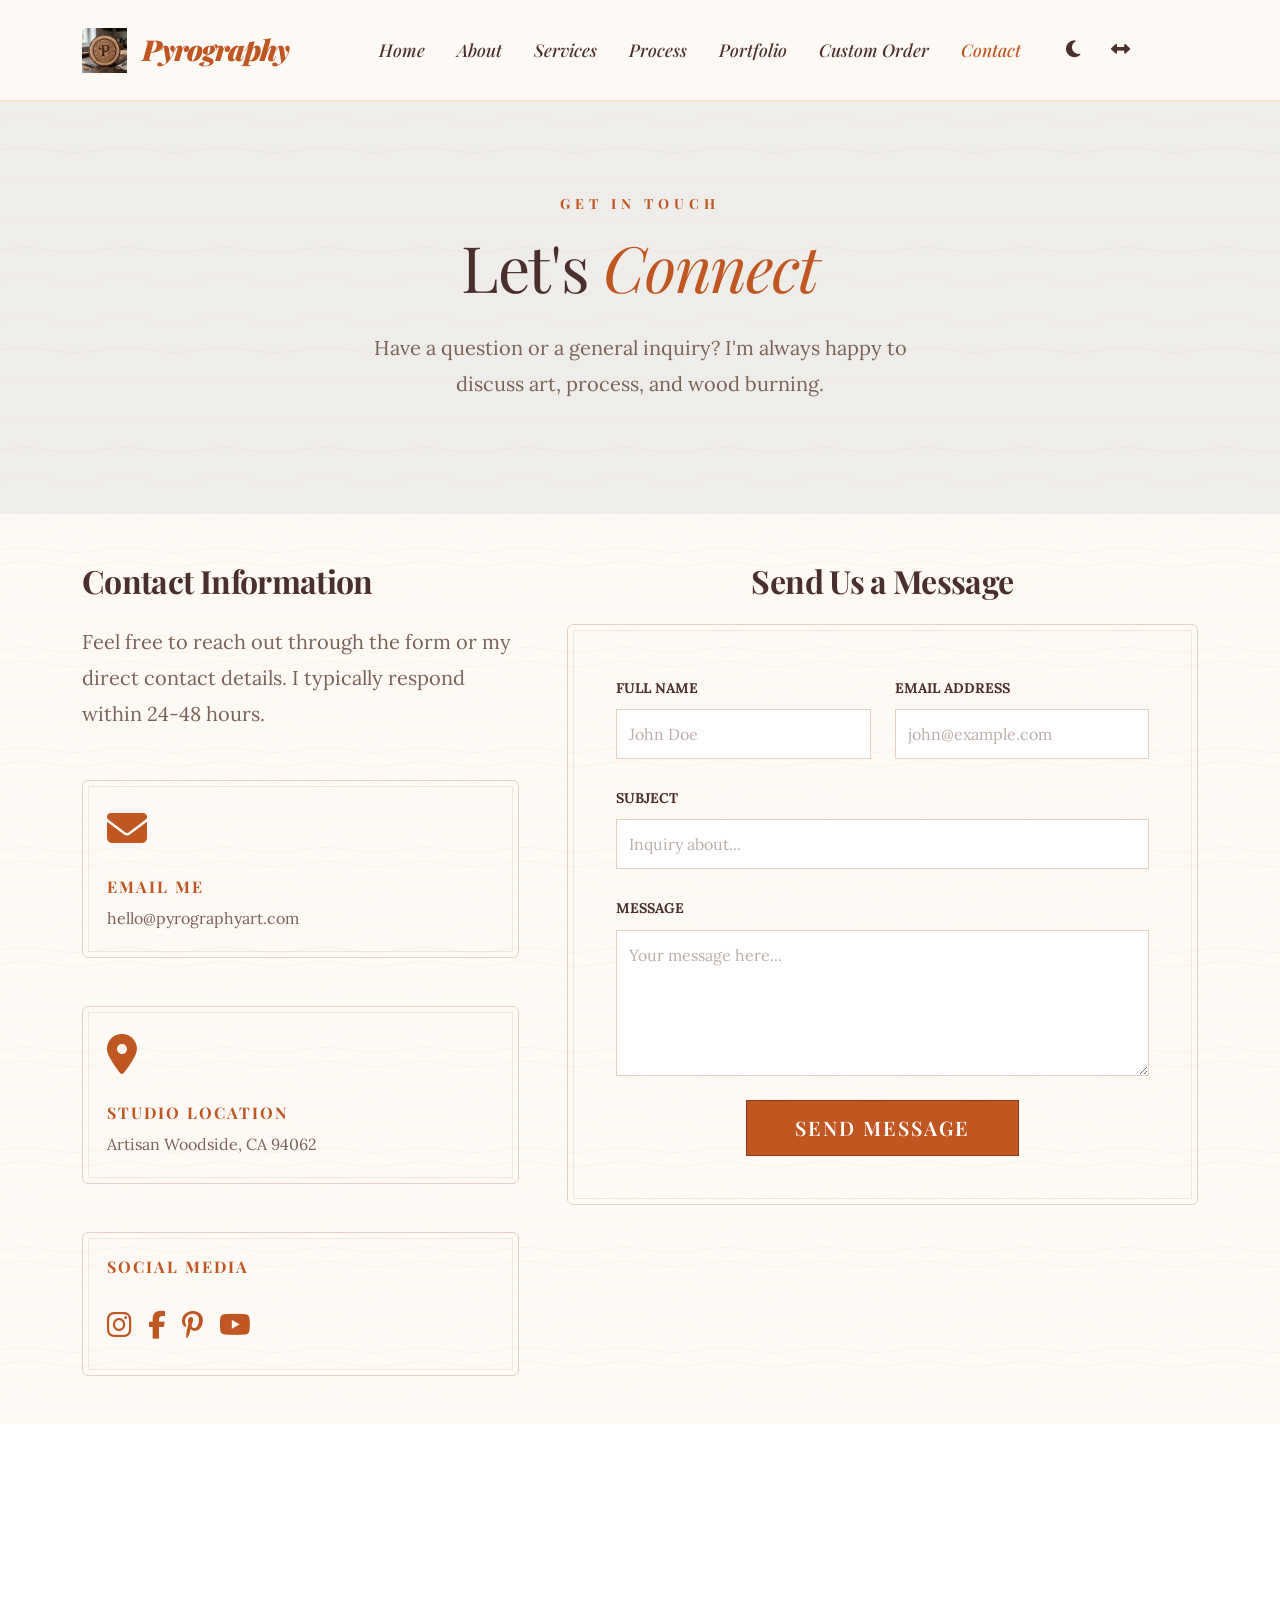
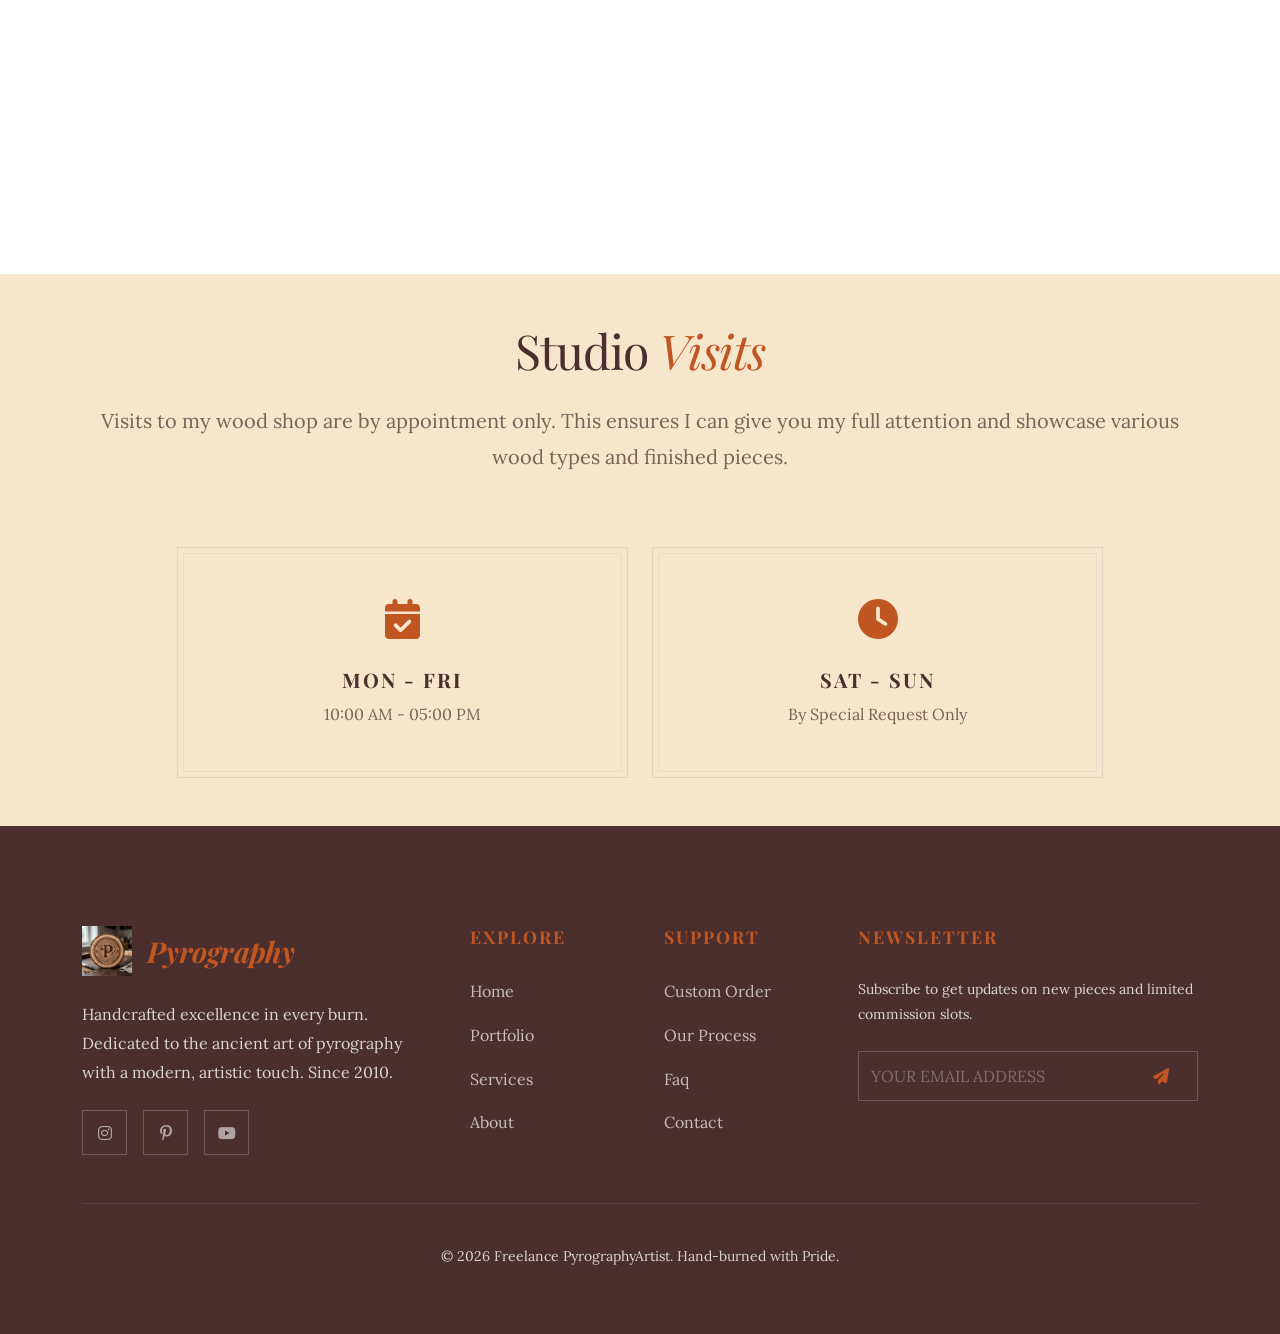
<file: contact.html>
<!DOCTYPE html>
<html lang="en">

<head>
    <meta charset="UTF-8">
    <meta name="viewport" content="width=device-width, initial-scale=1.0">
    <title>Contact Me | Freelance Pyrography Artist</title>
    <meta name="description"
        content="Get in touch with the pyrography artist for inquiries, collaborations, or questions about hand-burned wood art.">
    <link rel="icon" type="image/png" href="assets/img/favicon.png">

    <!-- Bootstrap 5 CSS -->
    <link href="https://cdn.jsdelivr.net/npm/bootstrap@5.3.0/dist/css/bootstrap.min.css" rel="stylesheet">
    <!-- Font Awesome -->
    <link rel="stylesheet" href="https://cdnjs.cloudflare.com/ajax/libs/font-awesome/6.4.0/css/all.min.css">
    <!-- AOS Library -->
    <link href="https://unpkg.com/aos@2.3.1/dist/aos.css" rel="stylesheet">
    <!-- Custom CSS -->
    <link rel="stylesheet" href="css/style.css">
</head>

<body class="bg-wood">

    <!-- Header -->
    <nav class="navbar navbar-expand-xl sticky-top">
        <div class="container">
            <a class="navbar-brand" href="index.html">
                <img src="assets/img/logo.png" alt="Pyrography Logo">
                <span><span class="text-accent italic">Pyrography</span></span>
            </a>
            <button class="navbar-toggler" type="button" data-bs-toggle="collapse" data-bs-target="#navbarNav">
                <span class="navbar-toggler-icon"></span>
            </button>
            <div class="collapse navbar-collapse" id="navbarNav">
                <ul class="navbar-nav mx-auto align-items-lg-center">
                    <!-- Mobile Home Links (Direct access for touch devices) -->
                    <li class="nav-item d-xl-none"><a class="nav-link" href="index.html">home 1</a></li>
                    <li class="nav-item d-xl-none"><a class="nav-link" href="index2.html">home 2</a></li>

                    <!-- Desktop Home Dropdown (Single menu for desktop) -->
                    <li class="nav-item dropdown d-none d-xl-block">
                        <a class="nav-link dropdown-toggle" href="#" id="navbarDropdownHome" role="button"
                            data-bs-toggle="dropdown" aria-expanded="false">home</a>
                        <ul class="dropdown-menu border-artisanal" aria-labelledby="navbarDropdownHome">
                            <li><a class="dropdown-item" href="index.html">home 1</a></li>
                            <li><a class="dropdown-item" href="index2.html">home 2</a></li>
                        </ul>
                    </li>
                    <li class="nav-item"><a class="nav-link" href="about.html">about</a></li>
                    <li class="nav-item"><a class="nav-link" href="services.html">services</a></li>
                    <li class="nav-item"><a class="nav-link" href="process.html">process</a></li>
                    <li class="nav-item"><a class="nav-link" href="portfolio.html">portfolio</a></li>
                    <li class="nav-item"><a class="nav-link" href="pricing.html">custom order</a></li>
                    <li class="nav-item"><a class="nav-link active" href="contact.html">contact</a></li>
                    <li class="nav-item ms-lg-3">
                        <div class="d-flex gap-2">
                            <button id="theme-toggle" class="nav-icon-btn" title="Toggle Theme"><i
                                    class="fas fa-moon"></i></button>
                            <button id="rtl-toggle" class="nav-icon-btn" title="Toggle Layout"><i
                                    class="fas fa-arrows-alt-h"></i></button>
                        </div>
                    </li>

                </ul>
            </div>
        </div>
    </nav>

    <!-- Hero Section -->
    <header class="bg-secondary bg-opacity-10 py-5">
        <div class="container py-5 text-center" data-aos="fade-up">
            <h6 class="text-accent text-uppercase small fw-bold mb-3" style="letter-spacing: 5px;">Get in Touch</h6>
            <h1 class="display-3 mb-4 font-serif">Let's <span class="text-accent italic">Connect</span></h1>
            <p class="lead text-secondary max-width-600 mx-auto fs-5">Have a question or a general inquiry? I'm always
                happy to discuss art, process, and wood burning.</p>
        </div>
    </header>

    <!-- 1. Contact Info & Form Section -->
    <section id="contact-main" class="bg-wood py-5 py-lg-8">
        <div class="container">
            <div class="row g-5">
                <div class="col-lg-5" data-aos="fade-up">
                    <h2 class="mb-4 font-serif">Contact Information</h2>
                    <p class="text-secondary mb-5 fs-5">Feel free to reach out through the form or my direct contact
                        details. I typically respond within 24-48 hours.</p>

                    <div class="d-flex gap-4 mb-5 card border-artisanal p-4 bg-transparent text-accent">
                        <div class="text-accent h1 mb-0"><i class="fas fa-envelope"></i></div>
                        <div>
                            <h6 class="text-uppercase ls-2">Email Me</h6>
                            <p class="text-secondary mb-0">hello@pyrographyart.com</p>
                        </div>
                    </div>
                    <div class="d-flex gap-4 mb-5 card border-artisanal p-4 bg-transparent text-accent">
                        <div class="text-accent h1 mb-0"><i class="fas fa-map-marker-alt"></i></div>
                        <div>
                            <h6 class="text-uppercase ls-2">Studio Location</h6>
                            <p class="text-secondary mb-0">Artisan Woodside, CA 94062</p>
                        </div>
                    </div>
                    <div class="card border-artisanal p-4 bg-transparent text-accent">
                        <h6 class="text-uppercase ls-2 mb-3">Social Media</h6>
                        <div class="d-flex gap-3 mt-2">
                            <a href="#" class="text-accent fs-3"><i class="fab fa-instagram"></i></a>
                            <a href="#" class="text-accent fs-3"><i class="fa-brands fa-facebook-f"></i></a>
                            <a href="#" class="text-accent fs-3"><i class="fab fa-pinterest-p"></i></a>
                            <a href="#" class="text-accent fs-3"><i class="fab fa-youtube"></i></a>
                        </div>
                    </div>
                </div>
                <div class="col-lg-7" data-aos="fade-up">
                    <h2 class="mb-4 font-serif text-center" style="text-align: center;">Send Us a Message</h2>
                    <div class="card p-5 border-artisanal bg-transparent">

                        <form id="contact-form" novalidate>
                            <div class="row g-4">
                                <div class="col-md-6">
                                    <label class="form-label text-uppercase small fw-bold">Full Name</label>
                                    <input type="text" class="form-control" placeholder="John Doe" required>
                                    <div class="invalid-feedback italic">Please enter your name</div>
                                </div>
                                <div class="col-md-6">
                                    <label class="form-label text-uppercase small fw-bold">Email Address</label>
                                    <input type="email" class="form-control" placeholder="john@example.com" required>
                                    <div class="invalid-feedback italic">Please enter a valid email</div>
                                </div>
                                <div class="col-12">
                                    <label class="form-label text-uppercase small fw-bold">Subject</label>
                                    <input type="text" class="form-control" placeholder="Inquiry about..." required>
                                    <div class="invalid-feedback italic">Please specify a subject</div>
                                </div>
                                <div class="col-12">
                                    <label class="form-label text-uppercase small fw-bold">Message</label>
                                    <textarea class="form-control" rows="5" placeholder="Your message here..."
                                        required></textarea>
                                    <div class="invalid-feedback italic">Please enter your message</div>
                                </div>
                                <div class="col-12 mt-4 text-center">
                                    <button type="submit" class="btn btn-primary-wood btn-lg px-5">Send Message</button>
                                </div>
                            </div>
                        </form>
                    </div>
                </div>
            </div>
        </div>
    </section>

    <!-- Map Section -->
    <section id="contact-map" class="py-0">
        <div class="container-fluid p-0">
            <div class="card border-0 rounded-0"
                style="height: 450px; overflow: hidden; filter: grayscale(1) sepia(0.2) contrast(1.1);">
                <iframe
                    src="https://www.google.com/maps/embed?pb=!1m18!1m12!1m3!1d12693.4567!2d-122.2530!3d37.4275!2m3!1f0!2f0!3f0!3m2!1i1024!2i768!4f13.1!3m3!1m2!1s0x808fa4f6!2sWoodside%2C+CA!5e0!3m2!1sen!2sus!4v1234567890"
                    width="100%" height="100%" style="border:0;" allowfullscreen="" loading="lazy"></iframe>
            </div>
        </div>
    </section>

    <!-- 2. Studio Visit Section -->
    <section class="py-5" id="visit" style="background-color: var(--bg-secondary);">
        <div class="container text-center">
            <h2 class="display-5 mb-4 font-serif text-primary">Studio <span class="text-accent italic">Visits</span>
            </h2>
            <p class="lead mb-5 mx-auto max-width-700 fs-5 text-secondary">Visits to my wood shop are by
                appointment only. This ensures I can give you my full attention and showcase various wood types and
                finished pieces.</p>
            <div class="row justify-content-center g-4 mt-2">
                <div class="col-md-5" data-aos="fade-up" data-aos-delay="100">
                    <div class="p-5 border-artisanal">
                        <div class="text-accent h1 mb-4"><i class="fas fa-calendar-check"></i></div>
                        <h5 class="text-uppercase ls-2">Mon - Fri</h5>
                        <p class="text-secondary mb-0">10:00 AM - 05:00 PM</p>
                    </div>
                </div>
                <div class="col-md-5" data-aos="fade-up" data-aos-delay="200">
                    <div class="p-5 border-artisanal">
                        <div class="text-accent h1 mb-4"><i class="fas fa-clock"></i></div>
                        <h5 class="text-uppercase ls-2">Sat - Sun</h5>
                        <p class="text-secondary mb-0">By Special Request Only</p>
                    </div>
                </div>
            </div>
        </div>
    </section>

    <!-- Footer -->
    <footer>
        <div class="container">
            <div class="row g-5">
                <div class="col-lg-4">
                    <div class="footer-logo mb-4">
                        <img src="assets/img/logo.png" alt="Pyrography Logo">
                        <h3 class="text-white"><span class="text-accent italic">Pyrography</span></h3>
                    </div>
                    <p class="text-secondary mb-4">Handcrafted excellence in every burn. Dedicated to the ancient art of
                        pyrography with a modern, artistic touch. Since 2010.</p>
                    <div class="d-flex gap-3 social-icons">
                        <a href="#" class="btn rounded-0 px-3"><i class="fab fa-instagram"></i></a>
                        <a href="#" class="btn rounded-0 px-3"><i class="fab fa-pinterest-p"></i></a>
                        <a href="#" class="btn rounded-0 px-3"><i class="fab fa-youtube"></i></a>
                    </div>
                </div>
                <div class="col-lg-2 col-md-4 footer-links">
                    <h5>explore</h5>
                    <ul class="list-unstyled">
                        <li><a href="index.html">home</a></li>
                        <li><a href="portfolio.html">portfolio</a></li>
                        <li><a href="services.html">services</a></li>
                        <li><a href="about.html">about</a></li>
                    </ul>
                </div>
                <div class="col-lg-2 col-md-4 footer-links">
                    <h5>support</h5>
                    <ul class="list-unstyled">
                        <li><a href="pricing.html">custom order</a></li>
                        <li><a href="process.html">our process</a></li>
                        <li><a href="faq.html">faq</a></li>
                        <li><a href="contact.html">contact</a></li>
                    </ul>
                </div>
                <div class="col-lg-4 col-md-4">
                    <h5>newsletter</h5>
                    <p class="small text-secondary mb-4">Subscribe to get updates on new pieces and limited commission
                        slots.</p>
                    <form class="position-relative footer-newsletter">
                        <input type="email" class="form-control" placeholder="YOUR EMAIL ADDRESS">
                        <button class="btn text-accent position-absolute top-50 end-0 translate-middle-y me-3"><i
                                class="fas fa-paper-plane"></i></button>
                    </form>
                </div>
            </div>
            <hr class="mt-5 border-secondary opacity-25">
            <div class="text-center py-4">
                <p class="small text-secondary mb-0">&copy; 2026 Freelance PyrographyArtist. Hand-burned with Pride.</p>
            </div>
        </div>
    </footer>

    <!-- Scroll to Top -->
    <button id="scroll-to-top" title="Scroll to Top"><i class="fas fa-long-arrow-alt-up"></i></button>

    <!-- Bootstrap 5 JS Bundle -->
    <script src="https://cdn.jsdelivr.net/npm/bootstrap@5.3.0/dist/js/bootstrap.bundle.min.js"></script>
    <!-- AOS JS -->
    <script src="https://unpkg.com/aos@2.3.1/dist/aos.js"></script>
    <!-- Custom JS -->
    <script src="js/main.js"></script>
</body>

</html>
</file>
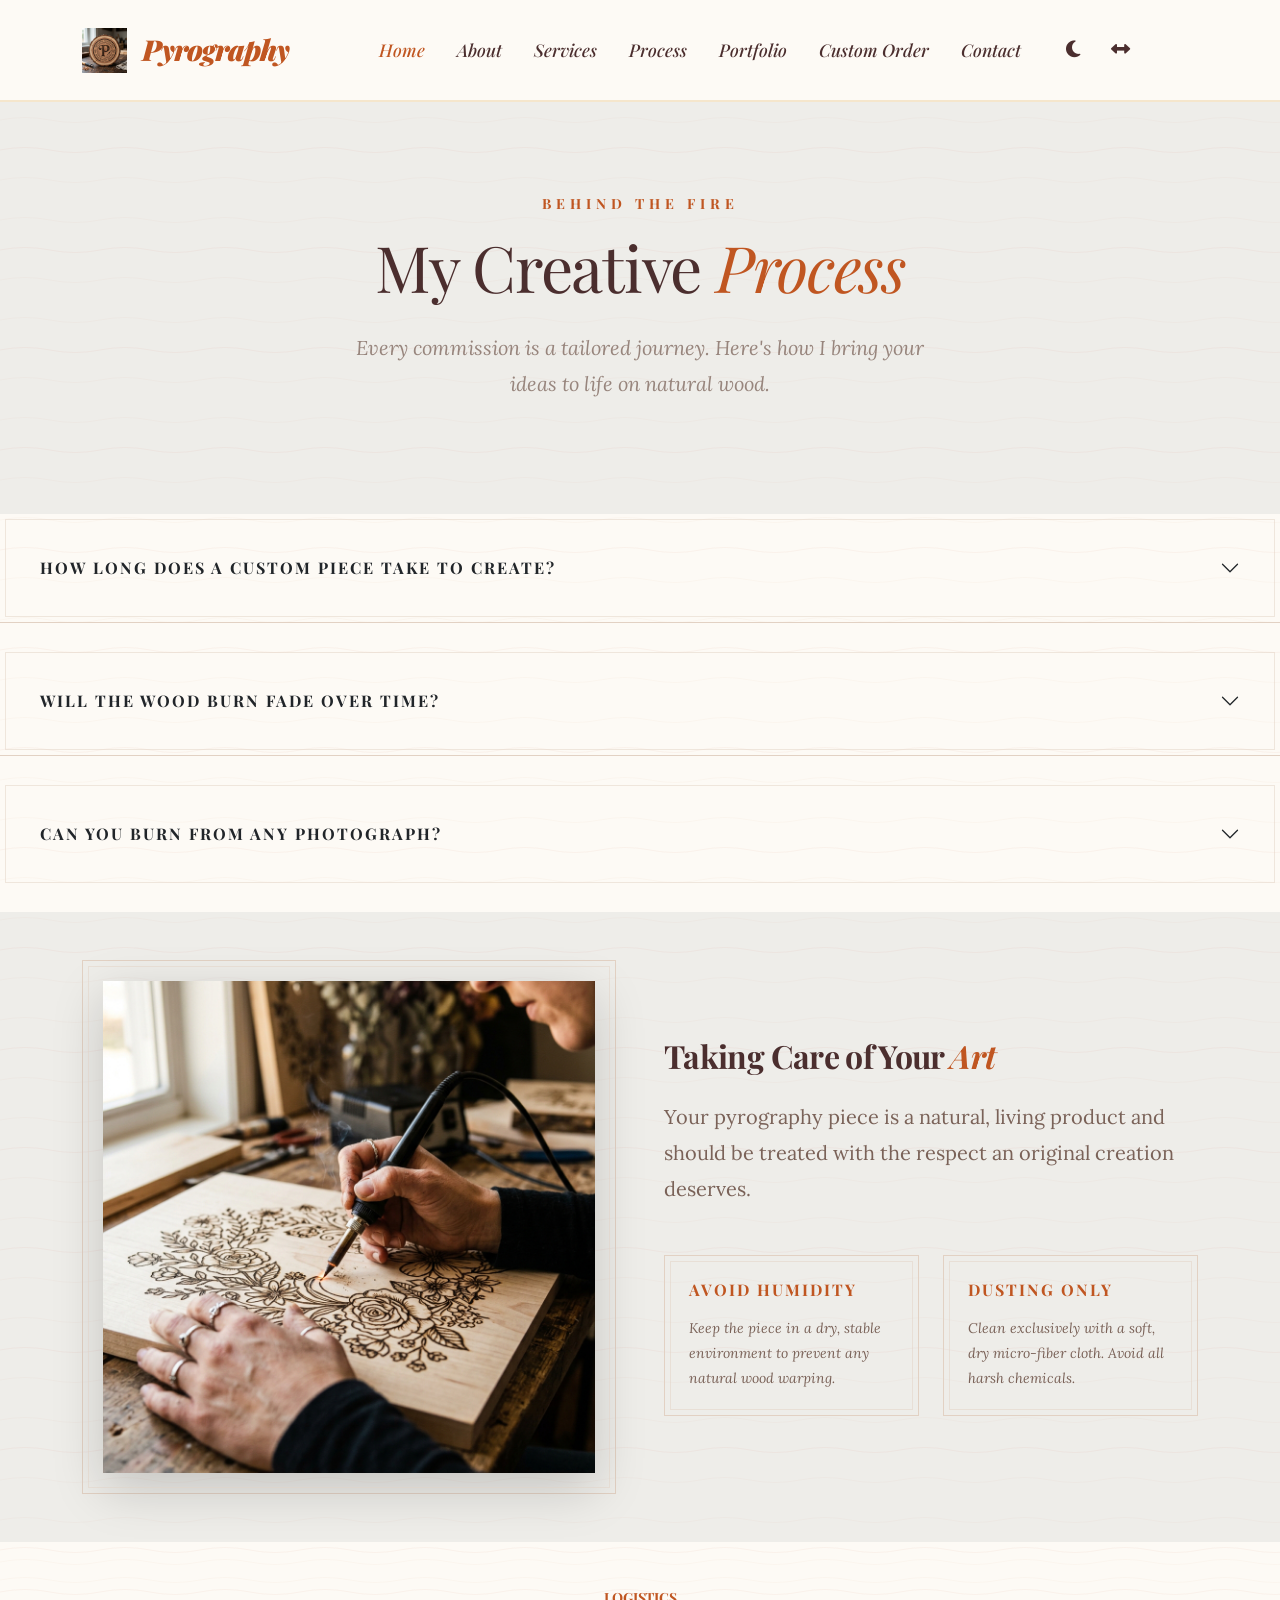
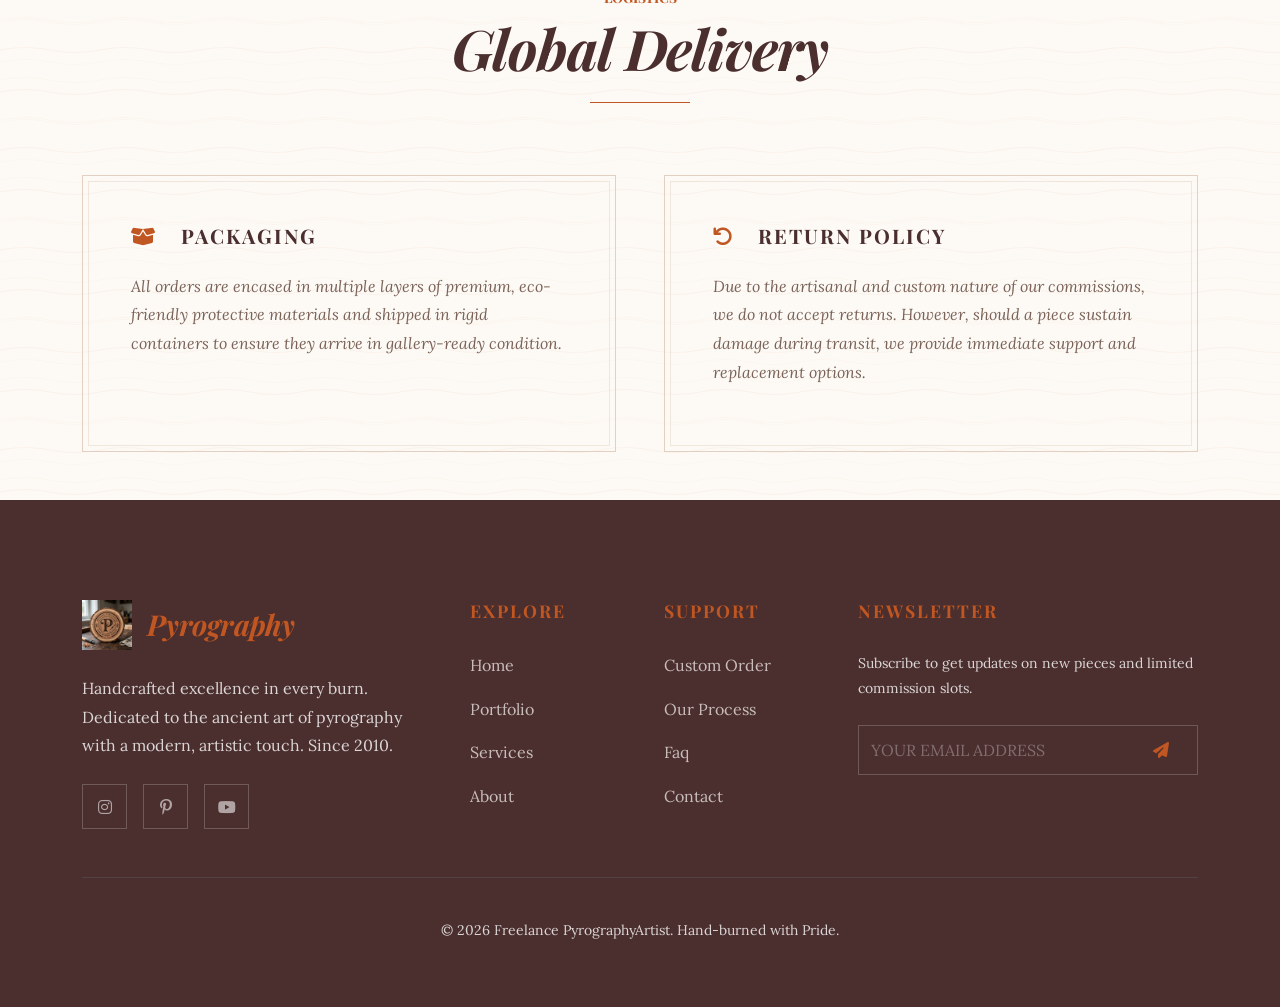
<file: faq.html>
<!DOCTYPE html>
<html lang="en">

<head>
    <meta charset="UTF-8">
    <meta name="viewport" content="width=device-width, initial-scale=1.0">
    <title>The Process | Freelance Pyrography Artist</title>
    <meta name="description"
        content="Take a step-by-step look at how your custom wood burning art is created, from initial consultation to the final burn.">
    <link rel="icon" type="image/png" href="assets/img/favicon.png">

    <!-- Bootstrap 5 CSS -->
    <link href="https://cdn.jsdelivr.net/npm/bootstrap@5.3.0/dist/css/bootstrap.min.css" rel="stylesheet">
    <!-- Font Awesome -->
    <link rel="stylesheet" href="https://cdnjs.cloudflare.com/ajax/libs/font-awesome/6.4.0/css/all.min.css">
    <!-- AOS Library -->
    <link href="https://unpkg.com/aos@2.3.1/dist/aos.css" rel="stylesheet">
    <!-- Custom CSS -->
    <link rel="stylesheet" href="css/style.css">
</head>

<body class="bg-wood">

    <!-- Header -->
    <nav class="navbar navbar-expand-xl sticky-top">
        <div class="container">
            <a class="navbar-brand" href="index.html">
                <img src="assets/img/logo.png" alt="Pyrography Logo">
                <span><span class="text-accent italic">Pyrography</span></span>
            </a>
            <button class="navbar-toggler" type="button" data-bs-toggle="collapse" data-bs-target="#navbarNav">
                <span class="navbar-toggler-icon"></span>
            </button>
            <div class="collapse navbar-collapse" id="navbarNav">
                <ul class="navbar-nav mx-auto align-items-lg-center">
                    <!-- Mobile Home Links (Direct access for touch devices) -->
                    <li class="nav-item d-xl-none"><a class="nav-link" href="index.html">home 1</a></li>
                    <li class="nav-item d-xl-none"><a class="nav-link" href="index2.html">home 2</a></li>

                    <!-- Desktop Home Dropdown (Single menu for desktop) -->
                    <li class="nav-item dropdown d-none d-xl-block">
                        <a class="nav-link dropdown-toggle active" href="#" id="navbarDropdownHome" role="button"
                            data-bs-toggle="dropdown" aria-expanded="false">home</a>
                        <ul class="dropdown-menu border-artisanal" aria-labelledby="navbarDropdownHome">
                            <li><a class="dropdown-item" href="index.html">home 1</a></li>
                            <li><a class="dropdown-item" href="index2.html">home 2</a></li>
                        </ul>
                    </li>
                    <li class="nav-item"><a class="nav-link" href="about.html">about</a></li>
                    <li class="nav-item"><a class="nav-link" href="services.html">services</a></li>
                    <li class="nav-item"><a class="nav-link" href="process.html">process</a></li>
                    <li class="nav-item"><a class="nav-link" href="portfolio.html">portfolio</a></li>
                    <li class="nav-item"><a class="nav-link" href="pricing.html">custom order</a></li>
                    <li class="nav-item"><a class="nav-link" href="contact.html">contact</a></li>
                    <li class="nav-item ms-lg-3">
                        <div class="d-flex gap-2">
                            <button id="theme-toggle" class="nav-icon-btn" title="Toggle Theme"><i
                                    class="fas fa-moon"></i></button>
                            <button id="rtl-toggle" class="nav-icon-btn" title="Toggle Layout"><i
                                    class="fas fa-arrows-alt-h"></i></button>
                        </div>
                    </li>

                </ul>
            </div>
        </div>
    </nav>

    <!-- Hero Section -->
    <header class="bg-secondary bg-opacity-10 py-5">
        <div class="container py-5 text-center" data-aos="fade-up">
            <h6 class="text-accent text-uppercase small fw-bold mb-3" style="letter-spacing: 5px;">Behind the Fire</h6>
            <h1 class="display-3 mb-4 font-serif">My Creative <span class="text-accent italic">Process</span></h1>
            <p class="lead text-secondary opacity-75 max-width-600 mx-auto fs-5 italic">Every commission is a tailored
                journey. Here's how I bring your ideas to life on natural wood.</p>
        </div>
    </header>

    <div class="accordion accordion-flush" id="faqAccordion" data-aos="fade-up">
        <div class="accordion-item border-artisanal mb-4 overflow-hidden bg-transparent">
            <h2 class="accordion-header">
                <button class="accordion-button collapsed fw-bold py-4 bg-transparent text-uppercase ls-2" type="button"
                    data-bs-toggle="collapse" data-bs-target="#q1">
                    How long does a custom piece take to create?
                </button>
            </h2>
            <div id="q1" class="accordion-collapse collapse" data-bs-parent="#faqAccordion">
                <div class="accordion-body text-secondary italic">
                    Depending on the size and complexity, a standard commission usually takes 10 to 21 business days.
                    Portraits especially require multiple layers of burning and shading for that premium, handcrafted
                    look.
                </div>
            </div>
        </div>
        <div class="accordion-item border-artisanal mb-4 overflow-hidden bg-transparent">
            <h2 class="accordion-header">
                <button class="accordion-button collapsed fw-bold py-4 bg-transparent text-uppercase ls-2" type="button"
                    data-bs-toggle="collapse" data-bs-target="#q2">
                    Will the wood burn fade over time?
                </button>
            </h2>
            <div id="q2" class="accordion-collapse collapse" data-bs-parent="#faqAccordion">
                <div class="accordion-body text-secondary italic">
                    Pyrography is permanent as it physically carbonizes the wood fibers. However, like any natural wood
                    product, prolonged exposure to direct sunlight can cause the wood itself to lighten or darken. I
                    apply high-end UV-resistant sealants to every piece to ensure your investment lasts for generations.
                </div>
            </div>
        </div>
        <div class="accordion-item border-artisanal mb-4 overflow-hidden bg-transparent">
            <h2 class="accordion-header">
                <button class="accordion-button collapsed fw-bold py-4 bg-transparent text-uppercase ls-2" type="button"
                    data-bs-toggle="collapse" data-bs-target="#q3">
                    Can you burn from any photograph?
                </button>
            </h2>
            <div id="q3" class="accordion-collapse collapse" data-bs-parent="#faqAccordion">
                <div class="accordion-body text-secondary italic">
                    High-resolution photos with clear lighting work best for premium pyrography. I manually review every
                    photo submitted and provide professional recommendations on how to achieve the best wood-burned
                    representation.
                </div>
            </div>
        </div>
    </div>
    </div>
    </section>

    <!-- 2. Care Instructions Section -->
    <section class="bg-secondary bg-opacity-10 py-5" id="care">
        <div class="container">
            <div class="row align-items-center g-5">
                <div class="col-lg-6" data-aos="fade-up">
                    <div class="border-artisanal">
                        <img src="assets/img/hero-close-up.jpg" alt="Care" class="img-fluid shadow-lg">
                    </div>
                </div>
                <div class="col-lg-6" data-aos="fade-up">
                    <h2 class="mb-4 font-serif">Taking Care of Your <span class="text-accent italic">Art</span></h2>
                    <p class="text-secondary mb-5 fs-5">Your pyrography piece is a natural, living product and should be
                        treated with the respect an original creation deserves.</p>
                    <div class="row g-4">
                        <div class="col-sm-6">
                            <div class="p-4 border-artisanal bg-transparent">
                                <h6 class="text-accent text-uppercase ls-2 mb-3">Avoid Humidity</h6>
                                <p class="small text-secondary mb-0 italic">Keep the piece in a dry, stable environment
                                    to prevent any natural wood warping.</p>
                            </div>
                        </div>
                        <div class="col-sm-6">
                            <div class="p-4 border-artisanal bg-transparent text-accent">
                                <h6 class="text-uppercase ls-2 mb-3 text-accent">Dusting Only</h6>
                                <p class="small text-secondary mb-0 italic">Clean exclusively with a soft, dry
                                    micro-fiber cloth. Avoid all harsh chemicals.</p>
                            </div>
                        </div>
                    </div>
                </div>
            </div>
        </div>
    </section>

    <!-- 3. Shipping & Refunds Section -->
    <section id="shipping" class="py-5 bg-wood">
        <div class="container text-center">
            <div class="section-title" data-aos="fade-up">
                <h6 class="text-accent text-uppercase small fw-bold">Logistics</h6>
                <h2 class="font-serif italic">Global Delivery</h2>
                <div class="divider"></div>
            </div>
            <div class="row g-5 text-start mt-4">
                <div class="col-md-6" data-aos="fade-up" data-aos-delay="100">
                    <div class="p-5 border-artisanal bg-transparent h-100">
                        <h5 class="text-uppercase ls-2 mb-4"><i class="fas fa-box-open text-accent me-3"></i> Packaging
                        </h5>
                        <p class="text-secondary italic">All orders are encased in multiple layers of premium,
                            eco-friendly protective materials and shipped in rigid containers to ensure they arrive in
                            gallery-ready condition.</p>
                    </div>
                </div>
                <div class="col-md-6" data-aos="fade-up" data-aos-delay="200">
                    <div class="p-5 border-artisanal bg-transparent h-100">
                        <h5 class="text-uppercase ls-2 mb-4"><i class="fas fa-undo text-accent me-3"></i> Return Policy
                        </h5>
                        <p class="text-secondary italic">Due to the artisanal and custom nature of our commissions, we
                            do not accept returns. However, should a piece sustain damage during transit, we provide
                            immediate support and replacement options.</p>
                    </div>
                </div>
            </div>
        </div>
    </section>

    <!-- Footer -->
    <footer>
        <div class="container">
            <div class="row g-5">
                <div class="col-lg-4">
                    <div class="footer-logo mb-4">
                        <img src="assets/img/logo.png" alt="Pyrography Logo">
                        <h3 class="text-white"><span class="text-accent italic">Pyrography</span></h3>
                    </div>
                    <p class="text-secondary mb-4">Handcrafted excellence in every burn. Dedicated to the ancient art of
                        pyrography with a modern, artistic touch. Since 2010.</p>
                    <div class="d-flex gap-3 social-icons">
                        <a href="#" class="btn rounded-0 px-3"><i class="fab fa-instagram"></i></a>
                        <a href="#" class="btn rounded-0 px-3"><i class="fab fa-pinterest-p"></i></a>
                        <a href="#" class="btn rounded-0 px-3"><i class="fab fa-youtube"></i></a>
                    </div>
                </div>
                <div class="col-lg-2 col-md-4 footer-links">
                    <h5>explore</h5>
                    <ul class="list-unstyled">
                        <li><a href="index.html">home</a></li>
                        <li><a href="portfolio.html">portfolio</a></li>
                        <li><a href="services.html">services</a></li>
                        <li><a href="about.html">about</a></li>
                    </ul>
                </div>
                <div class="col-lg-2 col-md-4 footer-links">
                    <h5>support</h5>
                    <ul class="list-unstyled">
                        <li><a href="pricing.html">custom order</a></li>
                        <li><a href="process.html">our process</a></li>
                        <li><a href="faq.html">faq</a></li>
                        <li><a href="contact.html">contact</a></li>
                    </ul>
                </div>
                <div class="col-lg-4 col-md-4">
                    <h5>newsletter</h5>
                    <p class="small text-secondary mb-4">Subscribe to get updates on new pieces and limited commission
                        slots.</p>
                    <form class="position-relative footer-newsletter">
                        <input type="email" class="form-control" placeholder="YOUR EMAIL ADDRESS">
                        <button class="btn text-accent position-absolute top-50 end-0 translate-middle-y me-3"><i
                                class="fas fa-paper-plane"></i></button>
                    </form>
                </div>
            </div>
            <hr class="mt-5 border-secondary opacity-25">
            <div class="text-center py-4">
                <p class="small text-secondary mb-0">&copy; 2026 Freelance PyrographyArtist. Hand-burned with Pride.</p>
            </div>
        </div>
    </footer>

    <!-- Scroll to Top -->
    <button id="scroll-to-top" title="Scroll to Top"><i class="fas fa-long-arrow-alt-up"></i></button>

    <!-- Bootstrap 5 JS Bundle -->
    <script src="https://cdn.jsdelivr.net/npm/bootstrap@5.3.0/dist/js/bootstrap.bundle.min.js"></script>
    <!-- AOS JS -->
    <script src="https://unpkg.com/aos@2.3.1/dist/aos.js"></script>
    <!-- Custom JS -->
    <script src="js/main.js"></script>
</body>

</html>
</file>
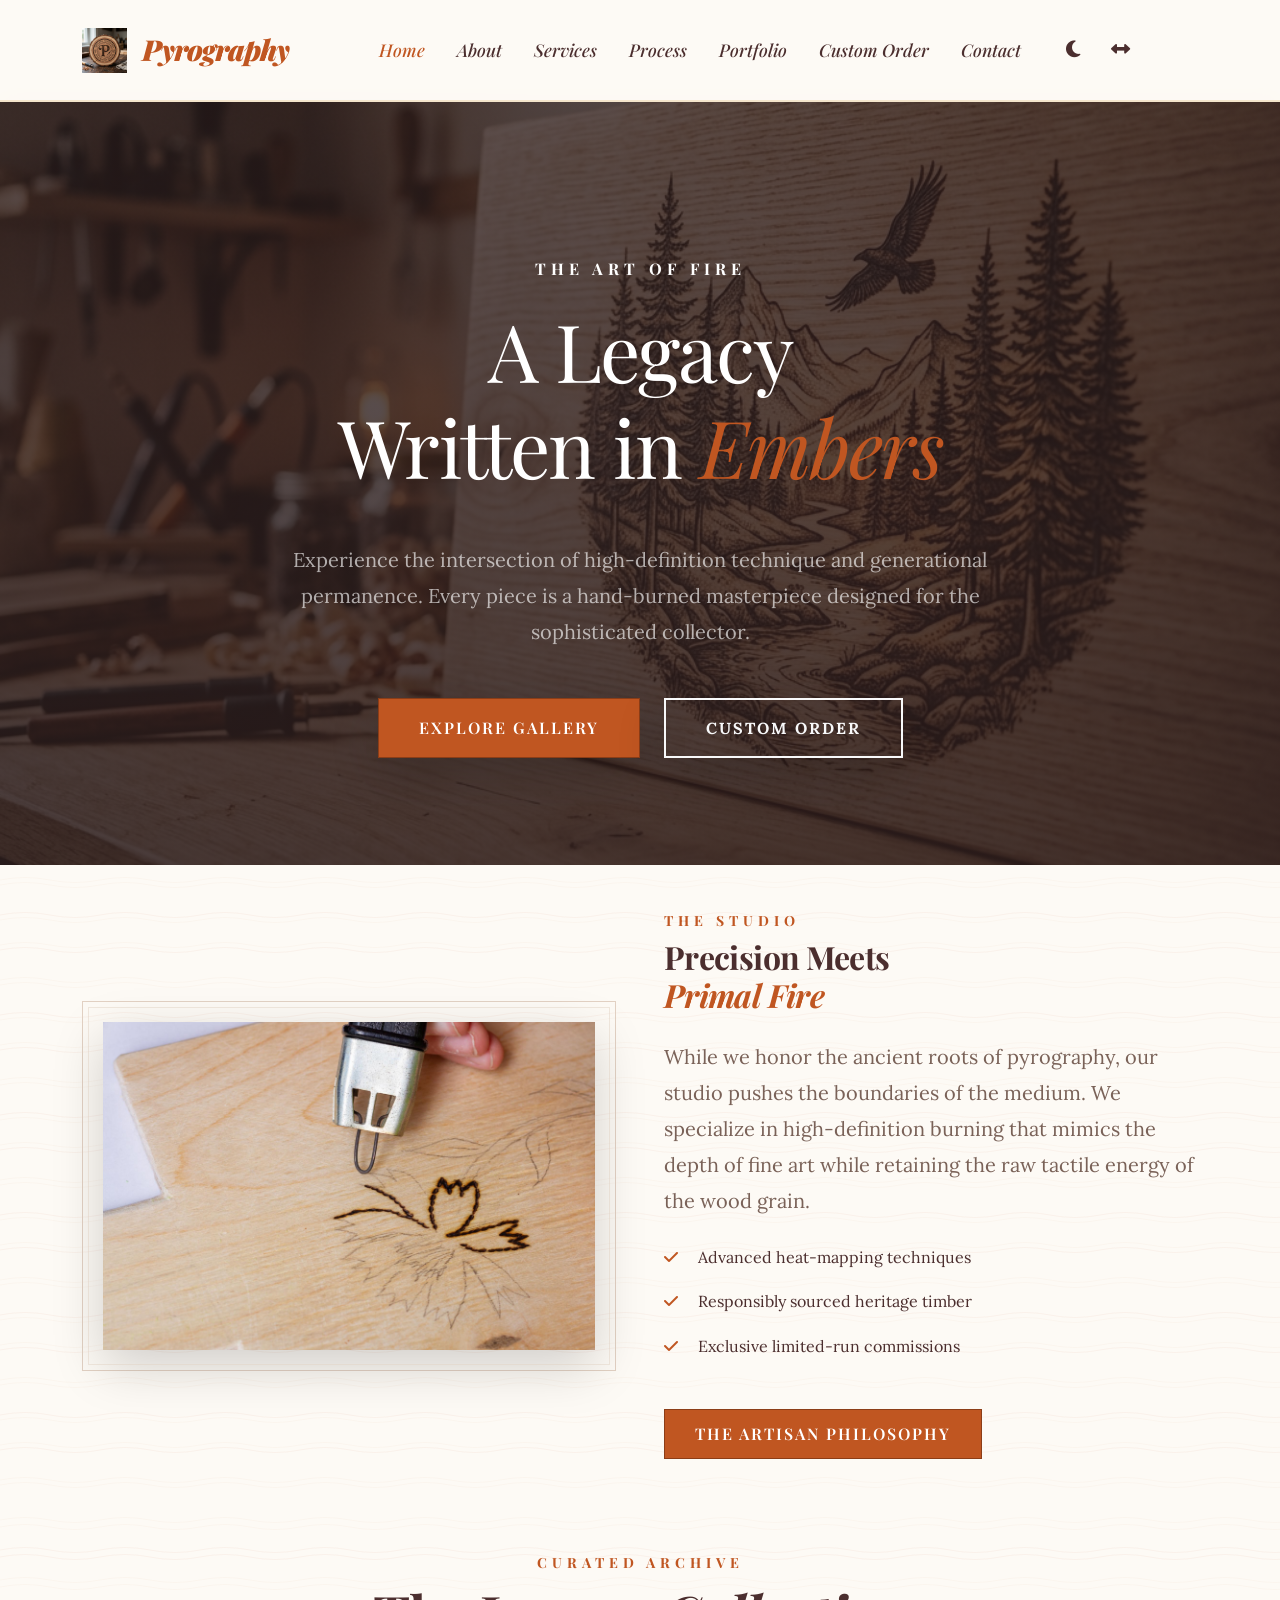
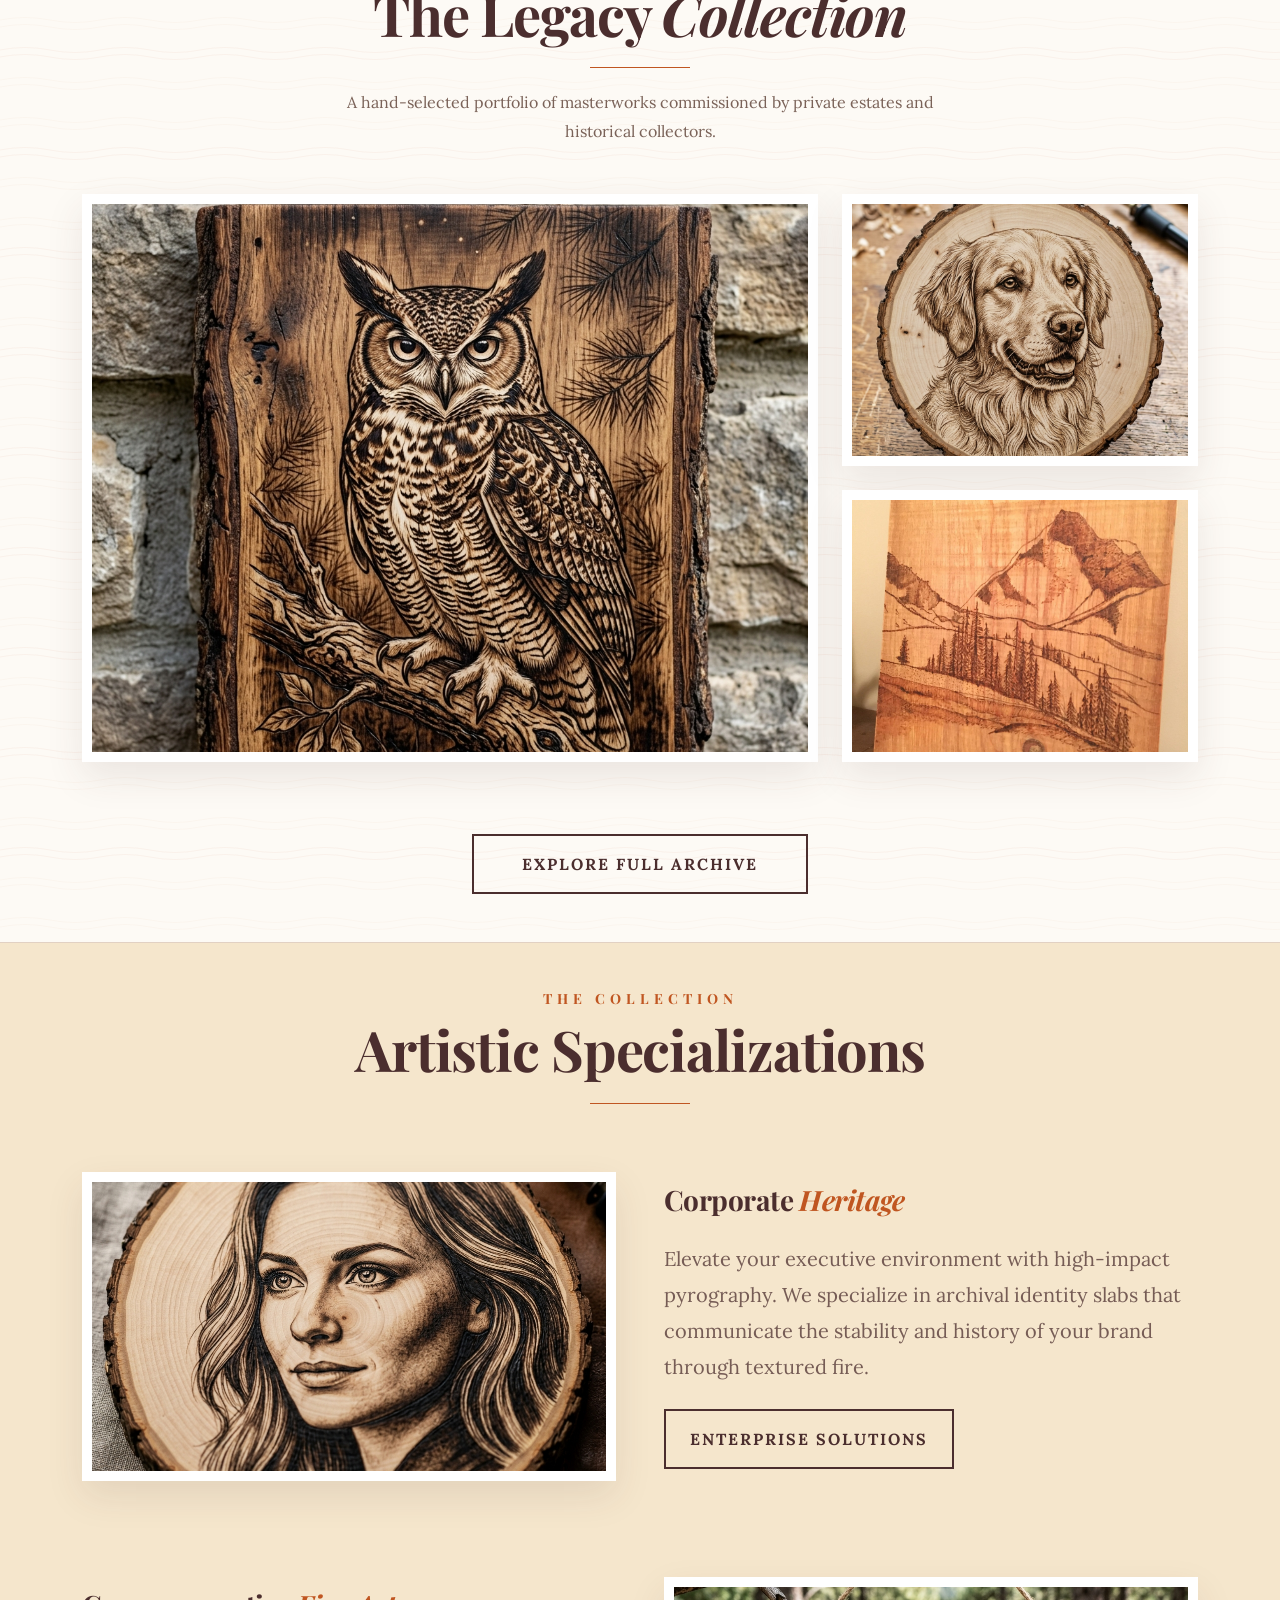
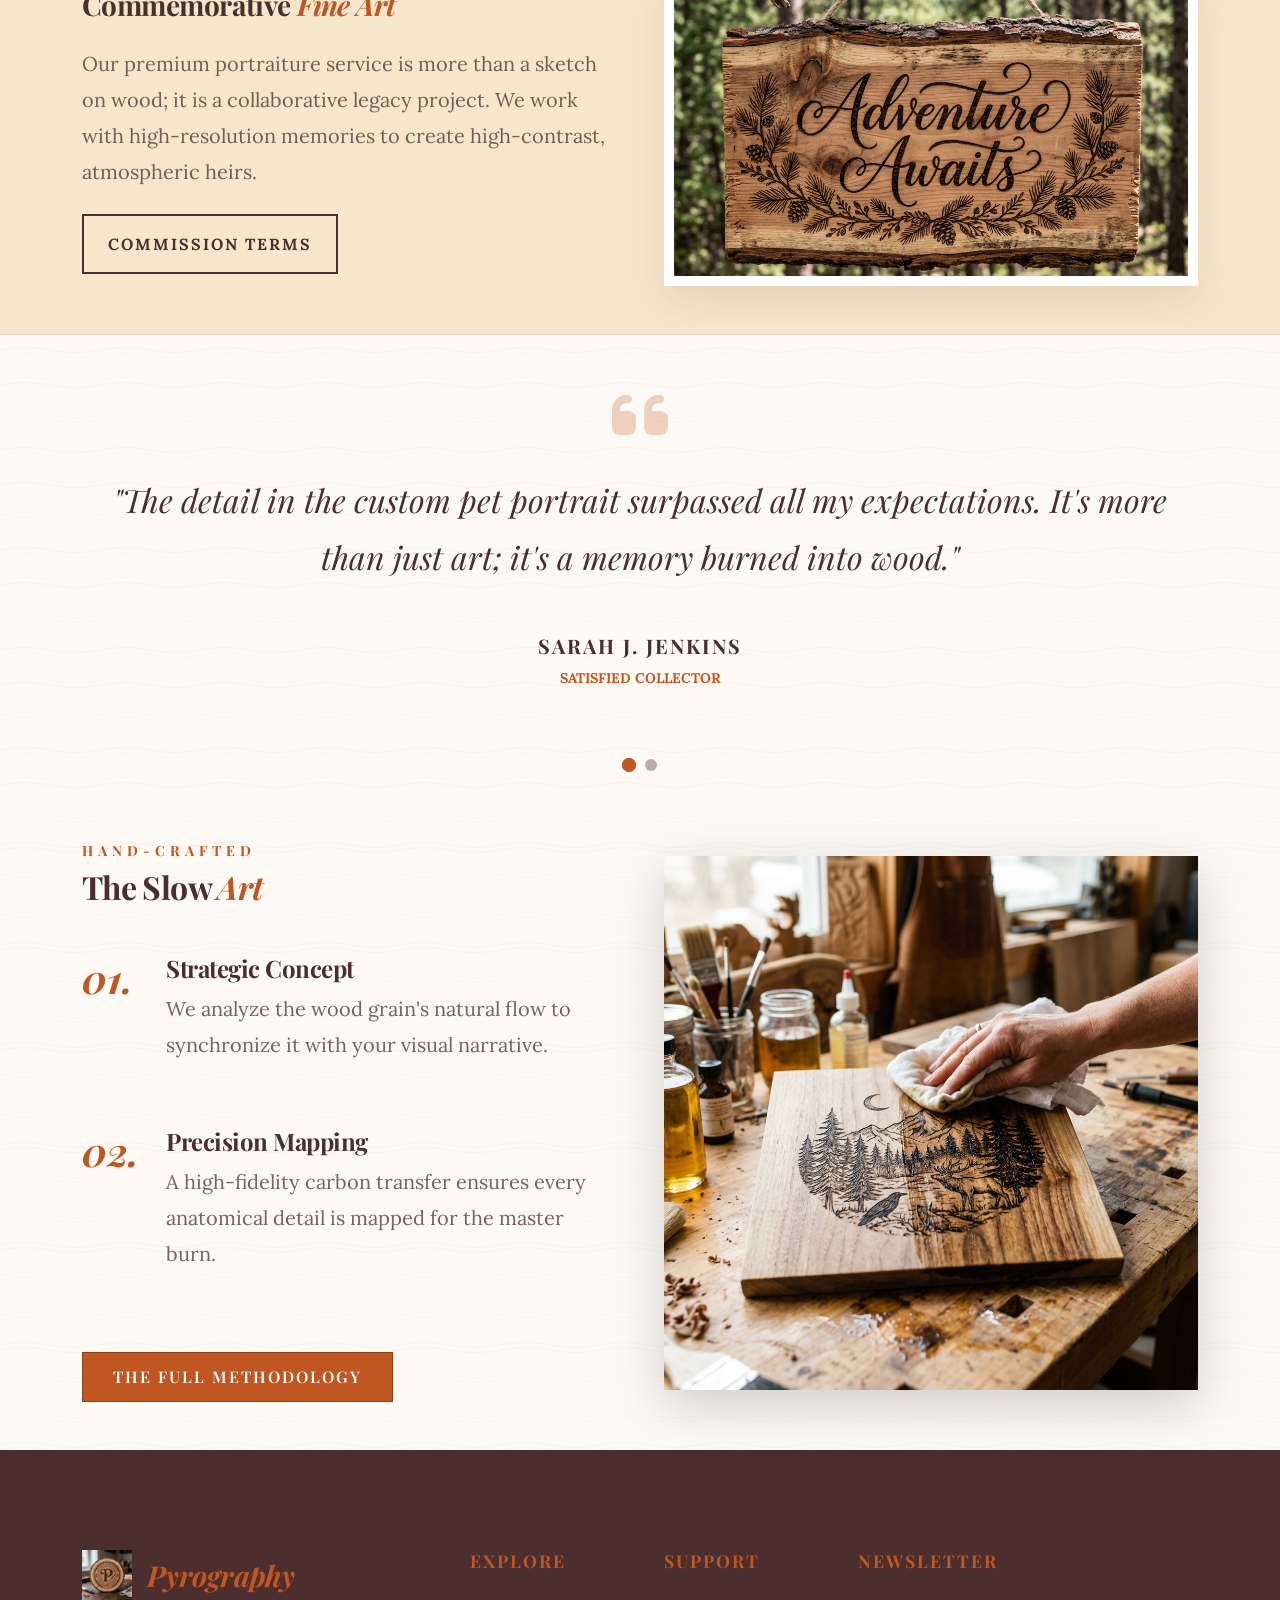
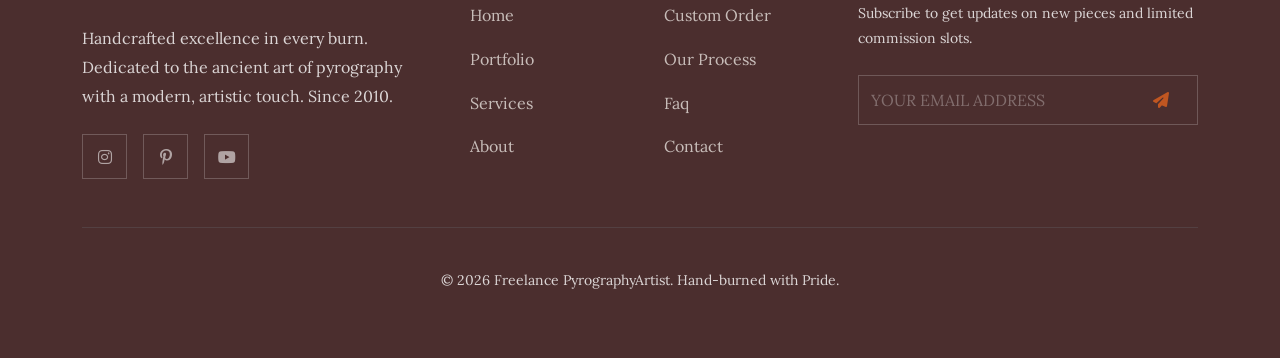
<file: index2.html>
<!DOCTYPE html>
<html lang="en">

<head>
    <meta charset="UTF-8">
    <meta name="viewport" content="width=device-width, initial-scale=1.0">
    <title>Freelance Pyrography Artist | Handcrafted Wood Burning Art</title>
    <meta name="description"
        content="Discover premium pyrography art by a freelance wood burning artist. From custom portraits to wildlife nature pieces, each work is burned with precision and passion.">
    <link rel="icon" type="image/png" href="assets/img/favicon.png">

    <!-- Bootstrap 5 CSS -->
    <link href="https://cdn.jsdelivr.net/npm/bootstrap@5.3.0/dist/css/bootstrap.min.css" rel="stylesheet">
    <!-- Font Awesome -->
    <link rel="stylesheet" href="https://cdnjs.cloudflare.com/ajax/libs/font-awesome/6.4.0/css/all.min.css">
    <!-- AOS Library -->
    <link href="https://unpkg.com/aos@2.3.1/dist/aos.css" rel="stylesheet">
    <!-- Custom CSS -->
    <link rel="stylesheet" href="css/style.css">
</head>

<body class="bg-wood">

    <!-- Header -->
    <nav class="navbar navbar-expand-xl sticky-top">
        <div class="container">
            <a class="navbar-brand" href="index.html">
                <img src="assets/img/logo.png" alt="Pyrography Logo">
                <span><span class="text-accent italic">Pyrography</span></span>
            </a>
            <button class="navbar-toggler" type="button" data-bs-toggle="collapse" data-bs-target="#navbarNav">
                <span class="navbar-toggler-icon"></span>
            </button>
            <div class="collapse navbar-collapse" id="navbarNav">
                <ul class="navbar-nav mx-auto align-items-lg-center">
                    <!-- Mobile Home Links (Direct access for touch devices) -->
                    <li class="nav-item d-xl-none"><a class="nav-link" href="index.html">home 1</a></li>
                    <li class="nav-item d-xl-none"><a class="nav-link active" href="index2.html">home 2</a></li>

                    <!-- Desktop Home Dropdown (Single menu for desktop) -->
                    <li class="nav-item dropdown d-none d-xl-block">
                        <a class="nav-link dropdown-toggle active" href="#" id="navbarDropdownHome" role="button"
                            data-bs-toggle="dropdown" aria-expanded="false">home</a>
                        <ul class="dropdown-menu border-artisanal" aria-labelledby="navbarDropdownHome">
                            <li><a class="dropdown-item" href="index.html">home 1</a></li>
                            <li><a class="dropdown-item active" href="index2.html">home 2</a></li>
                        </ul>
                    </li>
                    <li class="nav-item"><a class="nav-link" href="about.html">about</a></li>
                    <li class="nav-item"><a class="nav-link" href="services.html">services</a></li>
                    <li class="nav-item"><a class="nav-link" href="process.html">process</a></li>
                    <li class="nav-item"><a class="nav-link" href="portfolio.html">portfolio</a></li>
                    <li class="nav-item"><a class="nav-link" href="pricing.html">custom order</a></li>
                    <li class="nav-item"><a class="nav-link" href="contact.html">contact</a></li>
                    <li class="nav-item ms-lg-3">
                        <div class="d-flex gap-2">
                            <button id="theme-toggle" class="nav-icon-btn" title="Toggle Theme"><i
                                    class="fas fa-moon"></i></button>
                            <button id="rtl-toggle" class="nav-icon-btn" title="Toggle Layout"><i
                                    class="fas fa-arrows-alt-h"></i></button>
                        </div>
                    </li>

                </ul>
            </div>
        </div>
    </nav>

    <!-- Hero Section -->
    <header class="hero-section-2 d-flex align-items-center pb-5 pb-lg-10">
        <div class="container hero-content text-white text-center" data-aos="fade-up">
            <h6 class="text-uppercase text-accent fw-bold mb-4 ls-5" style="color:#fff !important;">The Art of Fire</h6>
            <h1 class="display-1 mb-5 font-serif">A Legacy <br>Written in <span class="text-accent italic">Embers</span>
            </h1>
            <p class="lead mb-5 mx-auto opacity-75" style="max-width: 700px;">Experience the intersection of
                high-definition technique and generational permanence. Every piece is a hand-burned masterpiece designed
                for the sophisticated collector.</p>
            <div class="d-flex flex-column flex-sm-row justify-content-center align-items-center gap-3 gap-sm-4">
                <a href="portfolio.html" class="btn btn-primary-wood btn-hero shadow-lg">Explore Gallery</a>
                <a href="pricing.html"
                    class="btn btn-outline-light btn-hero rounded-0 border-2 text-uppercase fw-bold ls-2 shadow-lg">Custom
                    Order</a>
            </div>
        </div>
    </header>

    <!-- 1. The Craft Section -->
    <section class="bg-wood py-5 py-lg-8" id="craft">
        <div class="container">
            <div class="row align-items-center g-5">
                <div class="col-lg-6" data-aos="fade-up">
                    <div class="border-artisanal">
                        <img src="assets/img/studio.jpg" alt="Atmospheric Studio" class="img-fluid shadow-lg w-100">
                    </div>
                </div>
                <div class="col-lg-6" data-aos="fade-up">
                    <h6 class="text-accent text-uppercase small fw-bold ls-5">The Studio</h6>
                    <h2 class="mb-4 font-serif">Precision Meets <br><span class="text-accent italic">Primal Fire</span>
                    </h2>
                    <p class="mb-4 lead text-secondary">While we honor the ancient roots of pyrography, our studio
                        pushes the boundaries of the medium. We specialize in high-definition burning that mimics the
                        depth of fine art while retaining the raw tactile energy of the wood grain.</p>
                    <ul class="list-unstyled mb-5">
                        <li class="mb-3"><i class="fas fa-check text-accent me-3"></i> Advanced heat-mapping techniques
                        </li>
                        <li class="mb-3"><i class="fas fa-check text-accent me-3"></i> Responsibly sourced heritage
                            timber</li>
                        <li class="mb-3"><i class="fas fa-check text-accent me-3"></i> Exclusive limited-run commissions
                        </li>
                    </ul>
                    <a href="about.html" class="btn btn-primary-wood">The Artisan Philosophy</a>
                </div>
            </div>
        </div>
    </section>

    <!-- 2. Featured Work Section -->
    <section id="minimalist-gallery" class="py-5 py-lg-10 bg-wood">
        <div class="container">
            <div class="section-title text-center mb-5" data-aos="fade-up">
                <h6 class="text-accent text-uppercase small fw-bold ls-5">Curated Archive</h6>
                <h2 class="font-serif">The Legacy <span class="italic">Collection</span></h2>
                <div class="divider mx-auto"></div>
                <p class="text-secondary max-width-600 mx-auto mt-3">A hand-selected portfolio of masterworks
                    commissioned by private estates and historical collectors.</p>
            </div>

            <div class="row g-4 d-flex align-items-stretch">
                <!-- Large Featured Item -->
                <div class="col-lg-8" data-aos="fade-up">
                    <div class="art-card h-100">
                        <div class="ratio ratio-16x9 h-100">
                            <img src="assets/img/guardian-owl.png" alt="The Guardian Motif"
                                class="object-fit-cover w-100 h-100">
                        </div>
                        <div class="art-overlay p-5 d-flex flex-column justify-content-end">
                            <h3 class="font-serif text-white h1">The Guardian Motif</h3>
                            <p class="italic text-accent fs-4">Archival Wildlife Narrative</p>
                        </div>
                    </div>
                </div>

                <!-- Stacked Smaller Items -->
                <div class="col-lg-4 d-flex flex-column gap-4" data-aos="fade-up">
                    <!-- Item 1 -->
                    <div class="art-card flex-grow-1">
                        <div class="ratio ratio-4x3 h-100">
                            <img src="assets/img/art-portrait-2.png" alt="Portrait"
                                class="object-fit-cover w-100 h-100">
                        </div>
                        <div class="art-overlay p-4">
                            <h4 class="font-serif">Chronicles in Oak</h4>
                            <p class="small italic">Bespoke Biography</p>
                        </div>
                    </div>
                    <!-- Item 2 -->
                    <div class="art-card flex-grow-1">
                        <div class="ratio ratio-4x3 h-100">
                            <img src="assets/img/collection1.jpg" alt="Botanical Shadows"
                                class="object-fit-cover w-100 h-100">
                        </div>
                        <div class="art-overlay p-4">
                            <h4 class="font-serif">Botanical Shadows</h4>
                            <p class="small italic">Fine Art Realism</p>
                        </div>
                    </div>
                </div>
            </div>

            <div class="text-center mt-5 pt-4" data-aos="fade-up">
                <a href="portfolio.html"
                    class="btn btn-outline-theme px-5 py-3 rounded-0 border-2 text-uppercase fw-bold ls-2">Explore Full
                    Archive</a>
            </div>
        </div>
    </section>

    <!-- 3. Services Overview Section -->
    <section id="services" class="bg-testimonial py-5 py-lg-8 border-artisanal-y">
        <div class="container">
            <div class="section-title text-center" data-aos="fade-up">
                <h6 class="text-accent text-uppercase small fw-bold ls-5">The Collection</h6>
                <h2 class="font-serif">Artistic Specializations</h2>
                <div class="divider"></div>
            </div>

            <!-- Horizontal Feature Rows -->
            <div class="row align-items-center g-5 mb-5 py-5 border-artisanal-bottom" data-aos="fade-up">
                <div class="col-lg-6">
                    <div class="art-card ratio ratio-16x9">
                        <img src="assets/img/service-portrait.png" alt="Custom Portraits" class="object-fit-cover">
                    </div>
                </div>
                <div class="col-lg-6">
                    <h3 class="font-serif mb-4">Corporate <span class="text-accent italic">Heritage</span></h3>
                    <p class="lead opacity-75 mb-4">Elevate your executive environment with high-impact pyrography. We
                        specialize in archival identity slabs that communicate the stability and history of your brand
                        through textured fire.</p>
                    <a href="services.html" class="btn btn-outline-theme px-4 py-2 text-uppercase small ls-2">Enterprise
                        Solutions</a>
                </div>
            </div>

            <div class="row align-items-center g-5 flex-row-reverse" data-aos="fade-up">
                <div class="col-lg-6">
                    <div class="art-card ratio ratio-16x9">
                        <img src="assets/img/service-signage.png" alt="Bespoke Signage" class="object-fit-cover">
                    </div>
                </div>
                <div class="col-lg-6">
                    <h3 class="font-serif mb-4">Commemorative <span class="text-accent italic">Fine Art</span></h3>
                    <p class="lead opacity-75 mb-4">Our premium portraiture service is more than a sketch on wood; it is
                        a collaborative legacy project. We work with high-resolution memories to create high-contrast,
                        atmospheric heirs.</p>
                    <a href="services.html" class="btn btn-outline-theme px-4 py-2 text-uppercase small ls-2">Commission
                        Terms</a>
                </div>
            </div>
        </div>
    </section>

    <!-- 4. Testimonials (Carousel) Section -->
    <section id="minimalist-process" class="py-5 py-lg-10 bg-wood">
        <div class="container" data-aos="fade-up">
            <div id="testimonialCarousel" class="carousel slide" data-bs-ride="carousel">
                <div class="carousel-indicators">
                    <button type="button" data-bs-target="#testimonialCarousel" data-bs-slide-to="0" class="active"
                        aria-current="true" aria-label="Slide 1"></button>
                    <button type="button" data-bs-target="#testimonialCarousel" data-bs-slide-to="1"
                        aria-label="Slide 2"></button>
                </div>
                <div class="carousel-inner">
                    <div class="carousel-item active text-center">
                        <i class="fas fa-quote-left display-3 text-accent opacity-25 mb-4"></i>
                        <p class="fs-2 font-serif italic mb-5 mx-auto max-width-800">"The detail in the custom pet
                            portrait surpassed all my expectations. It's more than just art; it's a memory burned into
                            wood."</p>
                        <h5 class="mb-0 text-uppercase ls-2">Sarah J. Jenkins</h5>
                        <p class="text-accent small text-uppercase fw-bold mt-2">Satisfied Collector</p>
                    </div>
                    <div class="carousel-item text-center">
                        <i class="fas fa-quote-left display-3 text-accent opacity-25 mb-4"></i>
                        <p class="fs-2 font-serif italic mb-5 mx-auto max-width-800">"A truly spiritual experience
                            receiving our wedding plaque. You can smell the scent of the wood and feel the hand-burned
                            grain."</p>
                        <h5 class="mb-0 text-uppercase ls-2">Marcus Thorne</h5>
                        <p class="text-accent small text-uppercase fw-bold mt-2">Personal Client</p>
                    </div>
                </div>
            </div>
        </div>
    </section>

    <!-- 5. Process Preview Section -->
    <section id="process" class="py-5 py-lg-8 bg-wood border-artisanal-y">
        <div class="container">
            <div class="row align-items-center g-5 flex-row-reverse">
                <div class="col-lg-6" data-aos="fade-up">
                    <img src="assets/img/process-step-3.png" alt="Precision Burn"
                        class="img-fluid border-artisanal-white shadow-lg">
                </div>
                <div class="col-lg-6" data-aos="fade-up">
                    <h6 class="text-accent text-uppercase small fw-bold ls-5">Hand-Crafted</h6>
                    <h2 class="mb-5 font-serif">The Slow <span class="text-accent italic">Art</span></h2>
                    <div class="d-flex gap-4 mb-5">
                        <div class="text-accent fw-bold h1 font-serif italic" style="min-width: 60px;">01.</div>
                        <div>
                            <h4 class="font-serif">Strategic Concept</h4>
                            <p class="opacity-75 fs-5">We analyze the wood grain's natural flow to synchronize it with
                                your visual narrative.</p>
                        </div>
                    </div>
                    <div class="d-flex gap-4 mb-5">
                        <div class="text-accent fw-bold h1 font-serif italic" style="min-width: 60px;">02.</div>
                        <div>
                            <h4 class="font-serif">Precision Mapping</h4>
                            <p class="opacity-75 fs-5">A high-fidelity carbon transfer ensures every anatomical detail
                                is mapped for the master burn.</p>
                        </div>
                    </div>
                    <a href="process.html" class="btn btn-primary-wood mt-3">The Full Methodology</a>
                </div>
            </div>
        </div>
    </section>

    <!-- Footer -->
    <footer>
        <div class="container">
            <div class="row g-5">
                <div class="col-lg-4">
                    <div class="footer-logo mb-4">
                        <img src="assets/img/logo.png" alt="Pyrography Logo">
                        <h3 class="text-white"><span class="text-accent italic">Pyrography</span></h3>
                    </div>
                    <p class="text-secondary mb-4">Handcrafted excellence in every burn. Dedicated to the ancient art of
                        pyrography with a modern, artistic touch. Since 2010.</p>
                    <div class="d-flex gap-3 social-icons">
                        <a href="#" class="btn rounded-0 px-3"><i class="fab fa-instagram"></i></a>
                        <a href="#" class="btn rounded-0 px-3"><i class="fab fa-pinterest-p"></i></a>
                        <a href="#" class="btn rounded-0 px-3"><i class="fab fa-youtube"></i></a>
                    </div>
                </div>
                <div class="col-lg-2 col-md-4 footer-links">
                    <h5>explore</h5>
                    <ul class="list-unstyled">
                        <li><a href="index.html">home</a></li>
                        <li><a href="portfolio.html">portfolio</a></li>
                        <li><a href="services.html">services</a></li>
                        <li><a href="about.html">about</a></li>
                    </ul>
                </div>
                <div class="col-lg-2 col-md-4 footer-links">
                    <h5>support</h5>
                    <ul class="list-unstyled">
                        <li><a href="pricing.html">custom order</a></li>
                        <li><a href="process.html">our process</a></li>
                        <li><a href="faq.html">faq</a></li>
                        <li><a href="contact.html">contact</a></li>
                    </ul>
                </div>
                <div class="col-lg-4 col-md-4">
                    <h5>newsletter</h5>
                    <p class="small text-secondary mb-4">Subscribe to get updates on new pieces and limited commission
                        slots.</p>
                    <form class="position-relative footer-newsletter">
                        <input type="email" class="form-control" placeholder="YOUR EMAIL ADDRESS">
                        <button class="btn text-accent position-absolute top-50 end-0 translate-middle-y me-3"><i
                                class="fas fa-paper-plane"></i></button>
                    </form>
                </div>
            </div>
            <hr class="mt-5 border-secondary opacity-25">
            <div class="text-center py-4">
                <p class="small text-secondary mb-0">&copy; 2026 Freelance PyrographyArtist. Hand-burned with Pride.</p>
            </div>
        </div>
    </footer>

    <!-- Scroll to Top -->
    <button id="scroll-to-top" title="Scroll to Top"><i class="fas fa-long-arrow-alt-up"></i></button>

    <!-- Bootstrap 5 JS Bundle -->
    <script src="https://cdn.jsdelivr.net/npm/bootstrap@5.3.0/dist/js/bootstrap.bundle.min.js"></script>
    <!-- AOS JS -->
    <script src="https://unpkg.com/aos@2.3.1/dist/aos.js"></script>
    <!-- Custom JS -->
    <script src="js/main.js"></script>
</body>

</html>
</file>
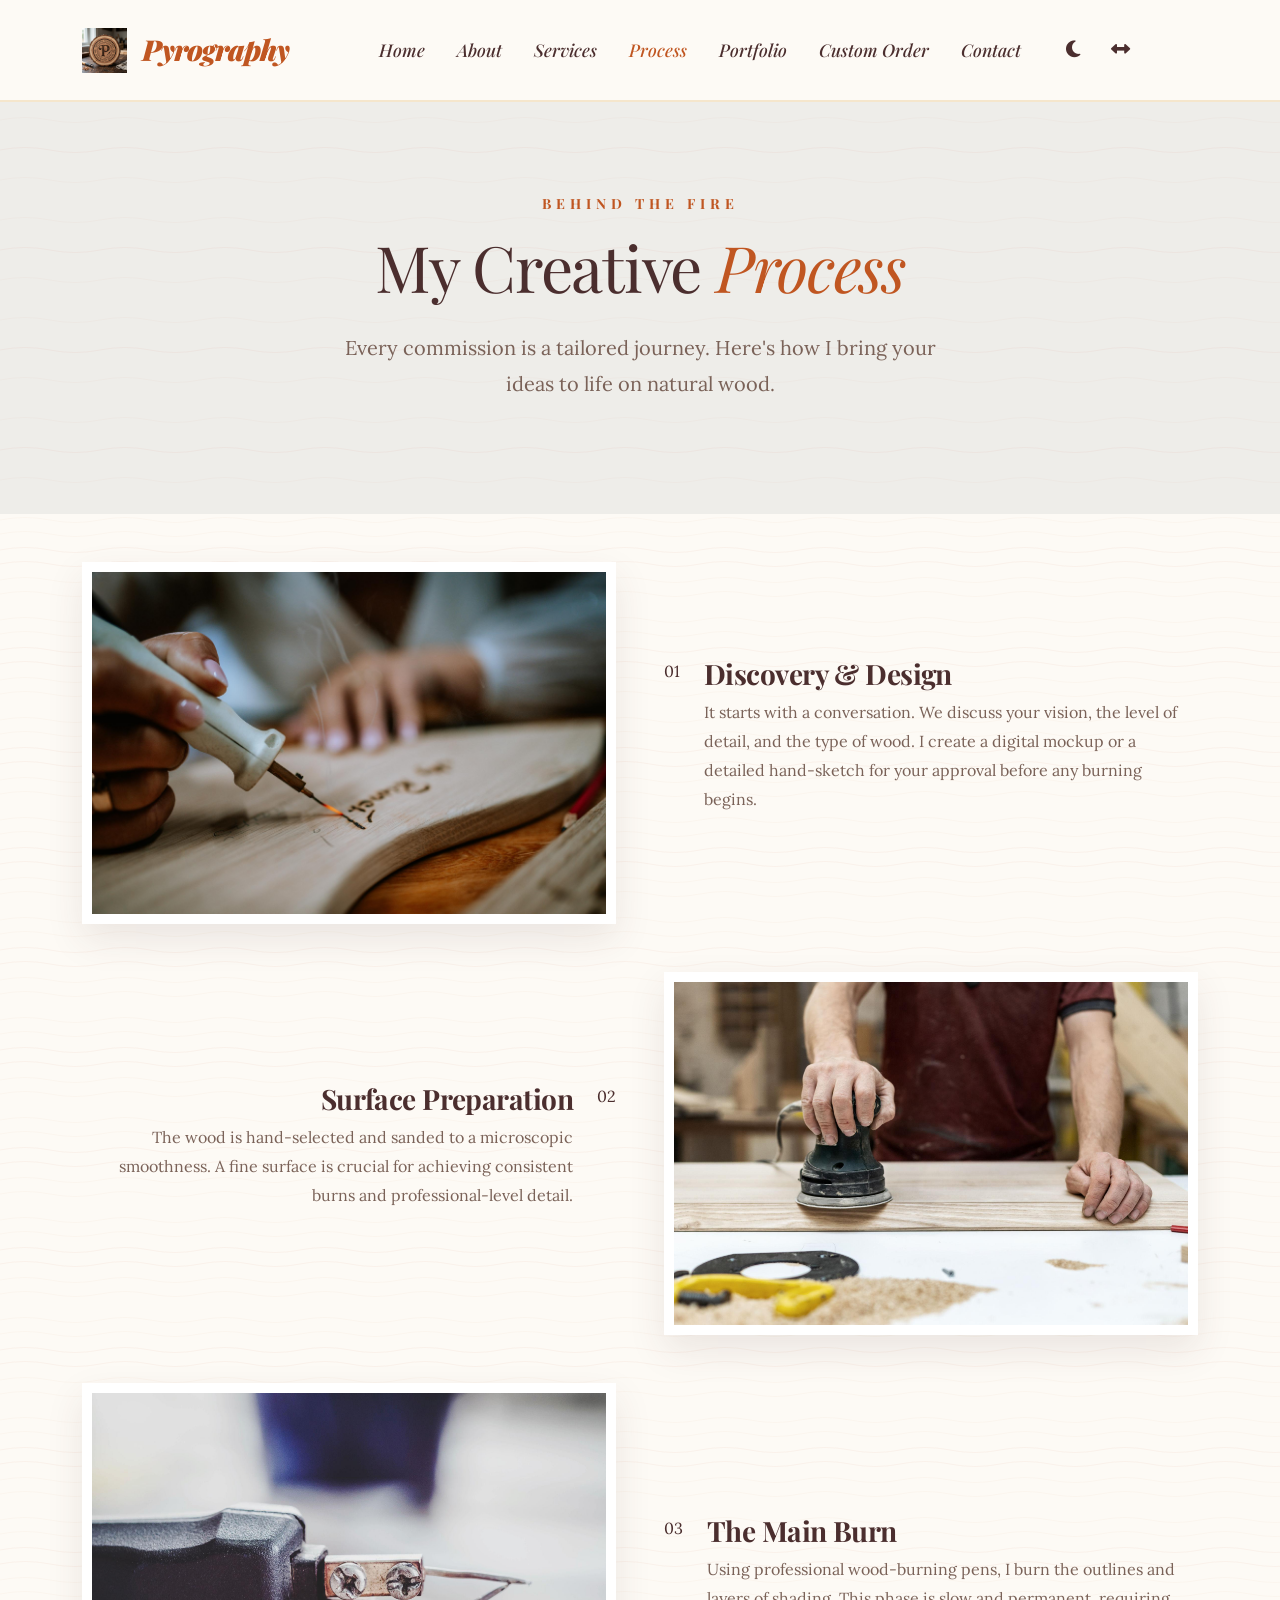
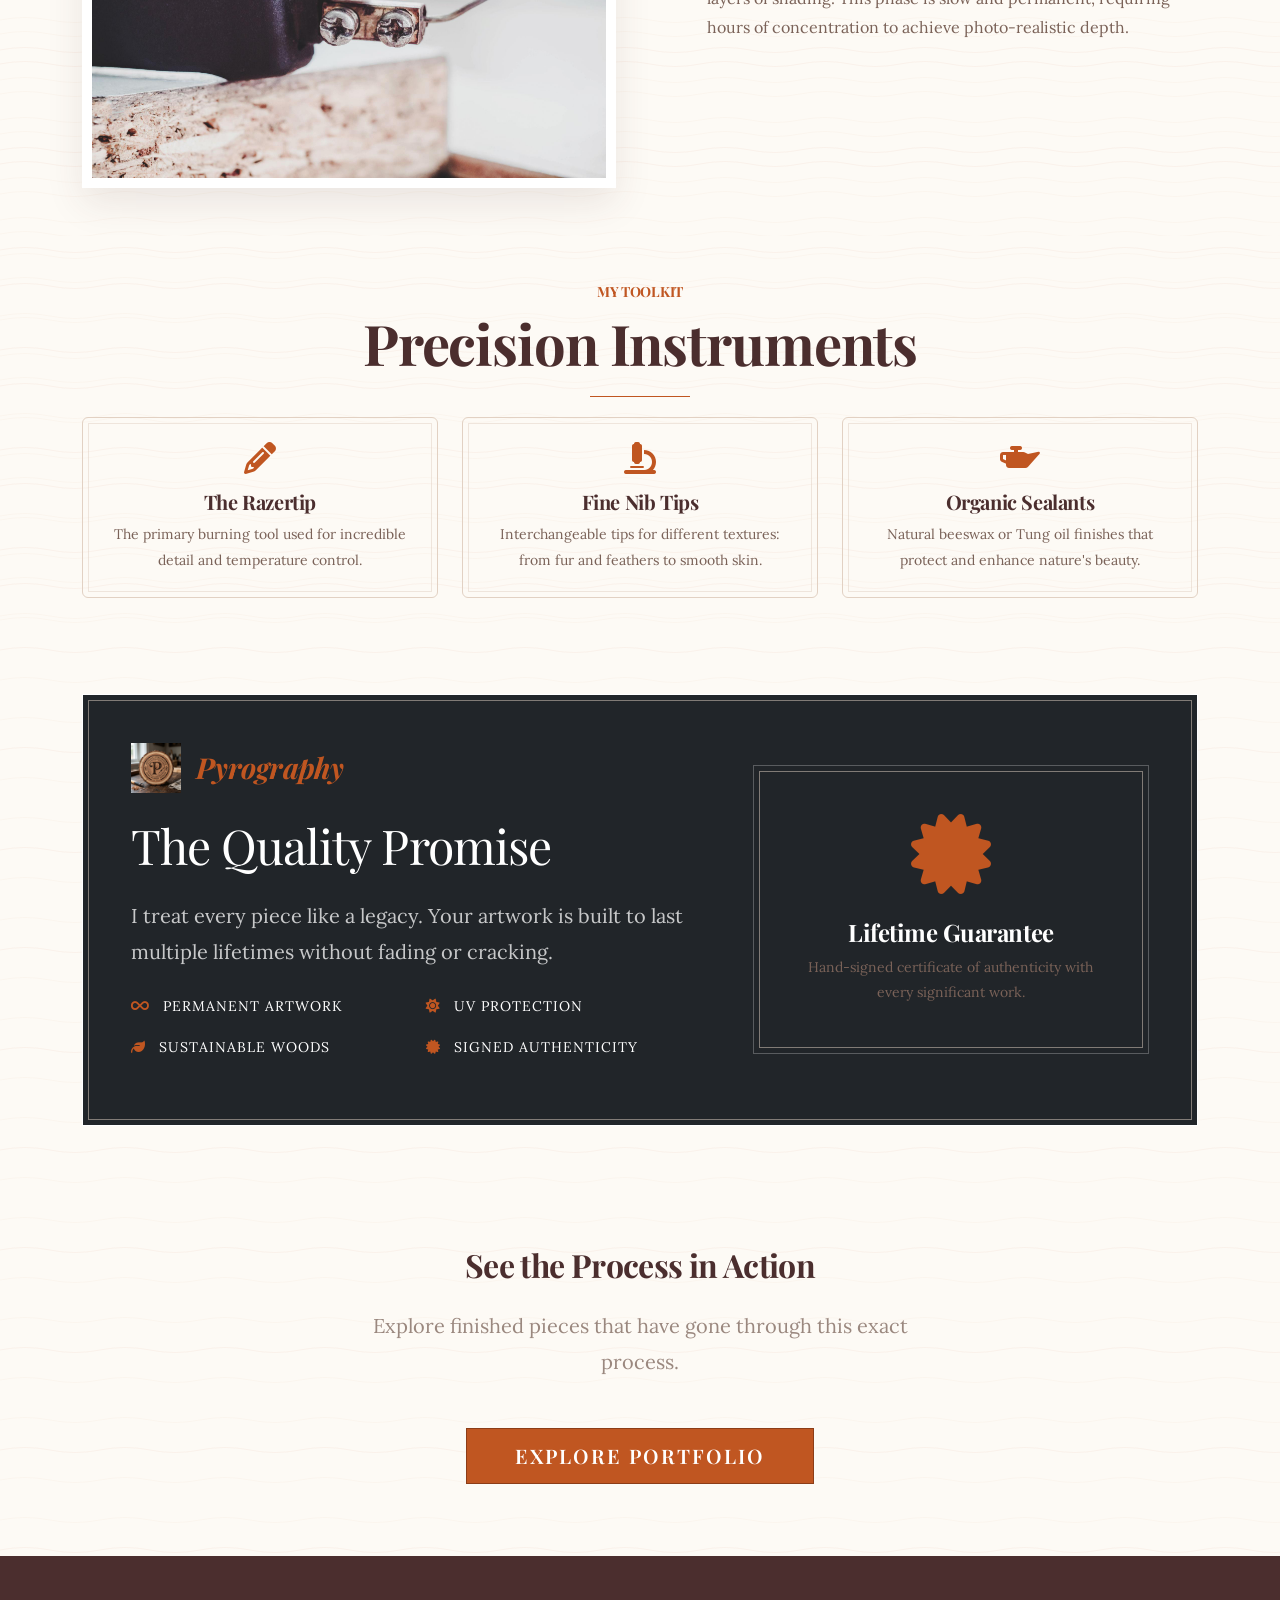
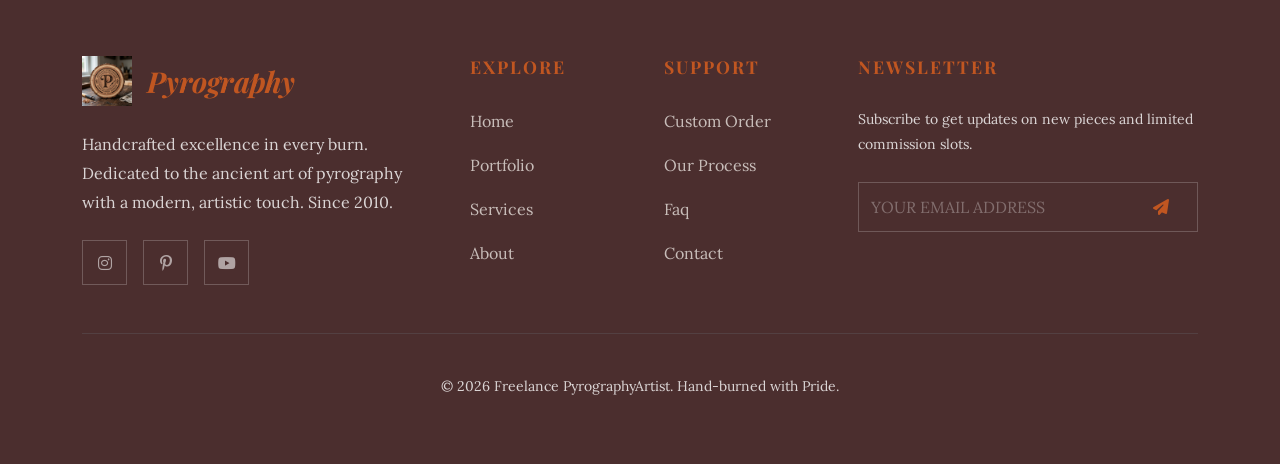
<file: process.html>
<!DOCTYPE html>
<html lang="en">

<head>
    <meta charset="UTF-8">
    <meta name="viewport" content="width=device-width, initial-scale=1.0">
    <title>The Process | Freelance PyrographyArtist</title>
    <meta name="description"
        content="Take a step-by-step look at how your custom wood burning art is created, from initial consultation to the final burn.">
    <link rel="icon" type="image/png" href="assets/img/favicon.png">

    <!-- Bootstrap 5 CSS -->
    <link href="https://cdn.jsdelivr.net/npm/bootstrap@5.3.0/dist/css/bootstrap.min.css" rel="stylesheet">
    <!-- Font Awesome -->
    <link rel="stylesheet" href="https://cdnjs.cloudflare.com/ajax/libs/font-awesome/6.4.0/css/all.min.css">
    <!-- Custom CSS -->
    <link rel="stylesheet" href="css/style.css">
</head>

<body class="bg-wood">

    <!-- Header -->
    <nav class="navbar navbar-expand-xl sticky-top">
        <div class="container">
            <a class="navbar-brand" href="index.html">
                <img src="assets/img/logo.png" alt="Pyrography Logo">
                <span><span class="text-accent italic">Pyrography</span></span>
            </a>
            <button class="navbar-toggler" type="button" data-bs-toggle="collapse" data-bs-target="#navbarNav">
                <span class="navbar-toggler-icon"></span>
            </button>
            <div class="collapse navbar-collapse" id="navbarNav">
                <ul class="navbar-nav mx-auto align-items-lg-center">
                    <!-- Mobile Home Links (Direct access for touch devices) -->
                    <li class="nav-item d-xl-none"><a class="nav-link" href="index.html">home 1</a></li>
                    <li class="nav-item d-xl-none"><a class="nav-link" href="index2.html">home 2</a></li>

                    <!-- Desktop Home Dropdown (Single menu for desktop) -->
                    <li class="nav-item dropdown d-none d-xl-block">
                        <a class="nav-link dropdown-toggle" href="#" id="navbarDropdownHome" role="button"
                            data-bs-toggle="dropdown" aria-expanded="false">home</a>
                        <ul class="dropdown-menu border-artisanal" aria-labelledby="navbarDropdownHome">
                            <li><a class="dropdown-item" href="index.html">home 1</a></li>
                            <li><a class="dropdown-item" href="index2.html">home 2</a></li>
                        </ul>
                    </li>
                    <li class="nav-item"><a class="nav-link" href="about.html">about</a></li>
                    <li class="nav-item"><a class="nav-link" href="services.html">services</a></li>
                    <li class="nav-item"><a class="nav-link active" href="process.html">process</a></li>
                    <li class="nav-item"><a class="nav-link" href="portfolio.html">portfolio</a></li>
                    <li class="nav-item"><a class="nav-link" href="pricing.html">custom order</a></li>
                    <li class="nav-item"><a class="nav-link" href="contact.html">contact</a></li>
                    <li class="nav-item ms-lg-3">
                        <div class="d-flex gap-2">
                            <button id="theme-toggle" class="nav-icon-btn" title="Toggle Theme"><i
                                    class="fas fa-moon"></i></button>
                            <button id="rtl-toggle" class="nav-icon-btn" title="Toggle Layout"><i
                                    class="fas fa-arrows-alt-h"></i></button>
                        </div>
                    </li>

                </ul>
            </div>
        </div>
    </nav>

    <!-- Hero Section -->
    <header class="bg-secondary bg-opacity-10 py-5">
        <div class="container py-5 text-center">
            <h6 class="text-accent text-uppercase small fw-bold mb-3" style="letter-spacing: 5px;">Behind the Fire</h6>
            <h1 class="display-3 mb-4 font-serif">My Creative <span class="text-accent italic">Process</span></h1>
            <p class="lead text-secondary max-width-600 mx-auto">Every commission is a tailored journey. Here's how I
                bring your ideas to life on natural wood.</p>
        </div>
    </header>

    <!-- 1. The Step-by-Step Section -->
    <section id="steps" class="bg-wood py-5 py-lg-8">
        <div class="container">
            <div class="row g-5 align-items-center mb-5 animate-on-scroll">
                <div class="col-lg-6">
                    <div class="art-card">
                        <img src="assets/img/process1.jpg" alt="Step 1: Discovery" class="img-fluid">
                    </div>
                </div>
                <div class="col-lg-6">
                    <div class="d-flex gap-4">
                        <div class="process-badge">01</div>
                        <div>
                            <h3 class="font-serif">Discovery & Design</h3>
                            <p class="text-secondary">It starts with a conversation. We discuss your vision, the level
                                of detail, and the type of wood. I create a digital mockup or a detailed hand-sketch for
                                your approval before any burning begins.</p>
                        </div>
                    </div>
                </div>
            </div>
            <div class="row g-5 align-items-center mb-5 flex-row-reverse animate-on-scroll">
                <div class="col-lg-6">
                    <div class="art-card">
                        <img src="assets/img/process2.jpg" alt="Step 2: Surface Prep" class="img-fluid">
                    </div>
                </div>
                <div class="col-lg-6 text-lg-end">
                    <div class="d-flex gap-4 flex-row-reverse">
                        <div class="process-badge">02</div>
                        <div>
                            <h3 class="font-serif">Surface Preparation</h3>
                            <p class="text-secondary">The wood is hand-selected and sanded to a microscopic smoothness.
                                A fine surface is crucial for achieving consistent burns and professional-level detail.
                            </p>
                        </div>
                    </div>
                </div>
            </div>
            <div class="row g-5 align-items-center animate-on-scroll">
                <div class="col-lg-6">
                    <div class="art-card">
                        <img src="assets/img/process3.jpg" alt="Step 3: The Main Burn" class="img-fluid">
                    </div>
                </div>
                <div class="col-lg-6">
                    <div class="d-flex gap-4">
                        <div class="process-badge">03</div>
                        <div>
                            <h3 class="font-serif">The Main Burn</h3>
                            <p class="text-secondary">Using professional wood-burning pens, I burn the outlines and
                                layers of shading. This phase is slow and permanent, requiring hours of concentration to
                                achieve photo-realistic depth.</p>
                        </div>
                    </div>
                </div>
            </div>
        </div>
    </section>

    <!-- 2. Tools & Tech Section -->
    <section class="bg-wood py-5 py-lg-8" id="tools">
        <div class="container text-center">
            <div class="section-title text-center">
                <h6 class="text-accent text-uppercase small fw-bold">My Toolkit</h6>
                <h2 class="text-primary">Precision Instruments</h2>
                <div class="divider mx-auto"></div>
            </div>
            <div class="row g-4 justify-content-center">
                <div class="col-md-4">
                    <div class="card p-4 border-artisanal bg-transparent h-100 text-center animate-on-scroll">
                        <i class="fas fa-pencil-alt text-accent fa-2x mb-3"></i>
                        <h5 class="font-serif text-primary">The Razertip</h5>
                        <p class="small text-secondary m-0">The primary burning tool used for incredible detail and
                            temperature control.</p>
                    </div>
                </div>
                <div class="col-md-4">
                    <div class="card p-4 border-artisanal bg-transparent h-100 text-center animate-on-scroll"
                        data-aos-delay="100">
                        <i class="fas fa-microscope text-accent fa-2x mb-3"></i>
                        <h5 class="font-serif text-primary">Fine Nib Tips</h5>
                        <p class="small text-secondary m-0">Interchangeable tips for different textures: from fur and
                            feathers to smooth skin.</p>
                    </div>
                </div>
                <div class="col-md-4">
                    <div class="card p-4 border-artisanal bg-transparent h-100 text-center animate-on-scroll"
                        data-aos-delay="200">
                        <i class="fas fa-oil-can text-accent fa-2x mb-3"></i>
                        <h5 class="font-serif text-primary">Organic Sealants</h5>
                        <p class="small text-secondary m-0">Natural beeswax or Tung oil finishes that protect and
                            enhance nature's beauty.</p>
                    </div>
                </div>
            </div>
        </div>
    </section>

    <!-- 3. Quality Standards Section -->
    <section id="standards" class="py-5 py-lg-8 bg-quality-promise text-white">
        <div class="container">
            <div class="bg-dark text-white p-5 border-artisanal border-white animate-on-scroll">
                <div class="row g-5 align-items-center">
                    <div class="col-lg-7">
                        <div class="footer-logo mb-4">
                            <img src="assets/img/logo.png" alt="Pyrography Logo">
                            <h3 class="text-white"><span class="text-accent italic">Pyrography</span></h3>
                        </div>
                        <h2 class="display-5 mb-4 font-serif">The Quality Promise</h2>
                        <p class="lead opacity-75 mb-4">I treat every piece like a legacy. Your artwork is built to last
                            multiple lifetimes without fading or cracking.</p>
                        <ul class="list-unstyled row g-3 text-uppercase small ls-1">
                            <li class="col-md-6"><i class="fas fa-infinity text-accent me-2"></i> Permanent Artwork</li>
                            <li class="col-md-6"><i class="fas fa-sun text-accent me-2"></i> UV Protection</li>
                            <li class="col-md-6"><i class="fas fa-leaf text-accent me-2"></i> Sustainable Woods</li>
                            <li class="col-md-6"><i class="fas fa-certificate text-accent me-2"></i> Signed Authenticity
                            </li>
                        </ul>
                    </div>
                    <div class="col-lg-5 text-center">
                        <div class="p-5 border-artisanal border-white border-opacity-25 mt-4 mt-lg-0">
                            <i class="fas fa-certificate display-1 text-accent mb-4"></i>
                            <h4 class="font-serif">Lifetime Guarantee</h4>
                            <p class="small text-secondary mb-0">Hand-signed certificate of authenticity with every
                                significant work.</p>
                        </div>
                    </div>
                </div>
            </div>
        </div>
    </section>

    <!-- 4. Portfolio CTA Section -->
    <section class="text-center py-5" id="cta">
        <div class="container py-4">
            <h2 class="mb-4">See the Process in Action</h2>
            <p class="lead text-secondary opacity-75 mb-5 mx-auto max-width-600">Explore finished pieces that have gone
                through this exact process.</p>
            <a href="portfolio.html" class="btn btn-primary-wood btn-lg px-5">Explore Portfolio</a>
        </div>
    </section>

    <!-- Footer -->
    <footer>
        <div class="container">
            <div class="row g-5">
                <div class="col-lg-4">
                    <div class="footer-logo mb-4">
                        <img src="assets/img/logo.png" alt="Pyrography Logo">
                        <h3 class="text-white"><span class="text-accent italic">Pyrography</span></h3>
                    </div>
                    <p class="text-secondary mb-4">Handcrafted excellence in every burn. Dedicated to the ancient art of
                        pyrography with a modern, artistic touch. Since 2010.</p>
                    <div class="d-flex gap-3 social-icons">
                        <a href="#" class="btn rounded-0 px-3"><i class="fab fa-instagram"></i></a>
                        <a href="#" class="btn rounded-0 px-3"><i class="fab fa-pinterest-p"></i></a>
                        <a href="#" class="btn rounded-0 px-3"><i class="fab fa-youtube"></i></a>
                    </div>
                </div>
                <div class="col-lg-2 col-md-4 footer-links">
                    <h5>explore</h5>
                    <ul class="list-unstyled">
                        <li><a href="index.html">home</a></li>
                        <li><a href="portfolio.html">portfolio</a></li>
                        <li><a href="services.html">services</a></li>
                        <li><a href="about.html">about</a></li>
                    </ul>
                </div>
                <div class="col-lg-2 col-md-4 footer-links">
                    <h5>support</h5>
                    <ul class="list-unstyled">
                        <li><a href="pricing.html">custom order</a></li>
                        <li><a href="process.html">our process</a></li>
                        <li><a href="faq.html">faq</a></li>
                        <li><a href="contact.html">contact</a></li>
                    </ul>
                </div>
                <div class="col-lg-4 col-md-4">
                    <h5>newsletter</h5>
                    <p class="small text-secondary mb-4">Subscribe to get updates on new pieces and limited commission
                        slots.</p>
                    <form class="position-relative footer-newsletter">
                        <input type="email" class="form-control" placeholder="YOUR EMAIL ADDRESS">
                        <button class="btn text-accent position-absolute top-50 end-0 translate-middle-y me-3"><i
                                class="fas fa-paper-plane"></i></button>
                    </form>
                </div>
            </div>
            <hr class="mt-5 border-secondary opacity-25">
            <div class="text-center py-4">
                <p class="small text-secondary mb-0">&copy; 2026 Freelance PyrographyArtist. Hand-burned with Pride.</p>
            </div>
        </div>
    </footer>

    <!-- Scroll to Top -->
    <button id="scroll-to-top" title="Scroll to Top"><i class="fas fa-long-arrow-alt-up"></i></button>

    <!-- Bootstrap 5 JS Bundle -->
    <script src="https://cdn.jsdelivr.net/npm/bootstrap@5.3.0/dist/js/bootstrap.bundle.min.js"></script>
    <!-- Custom JS -->
    <script src="js/main.js"></script>
</body>

</html>
</file>
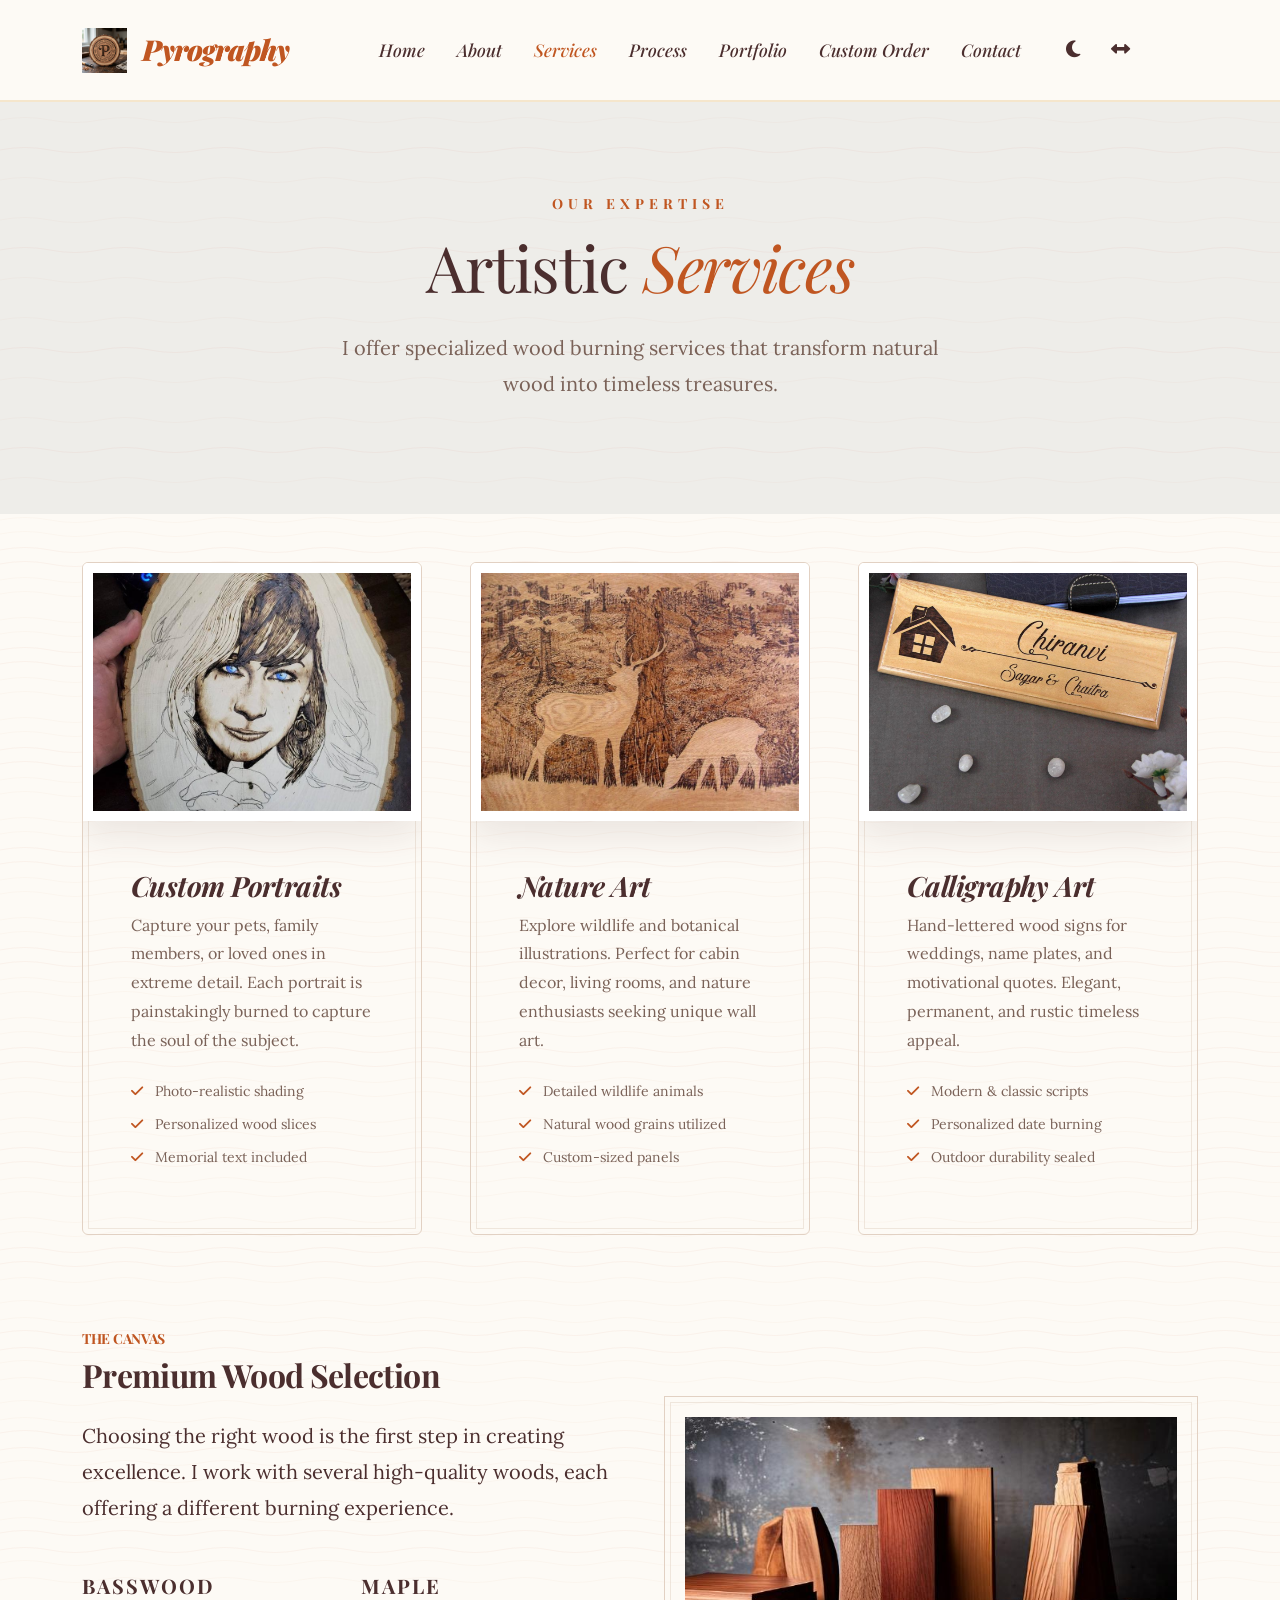
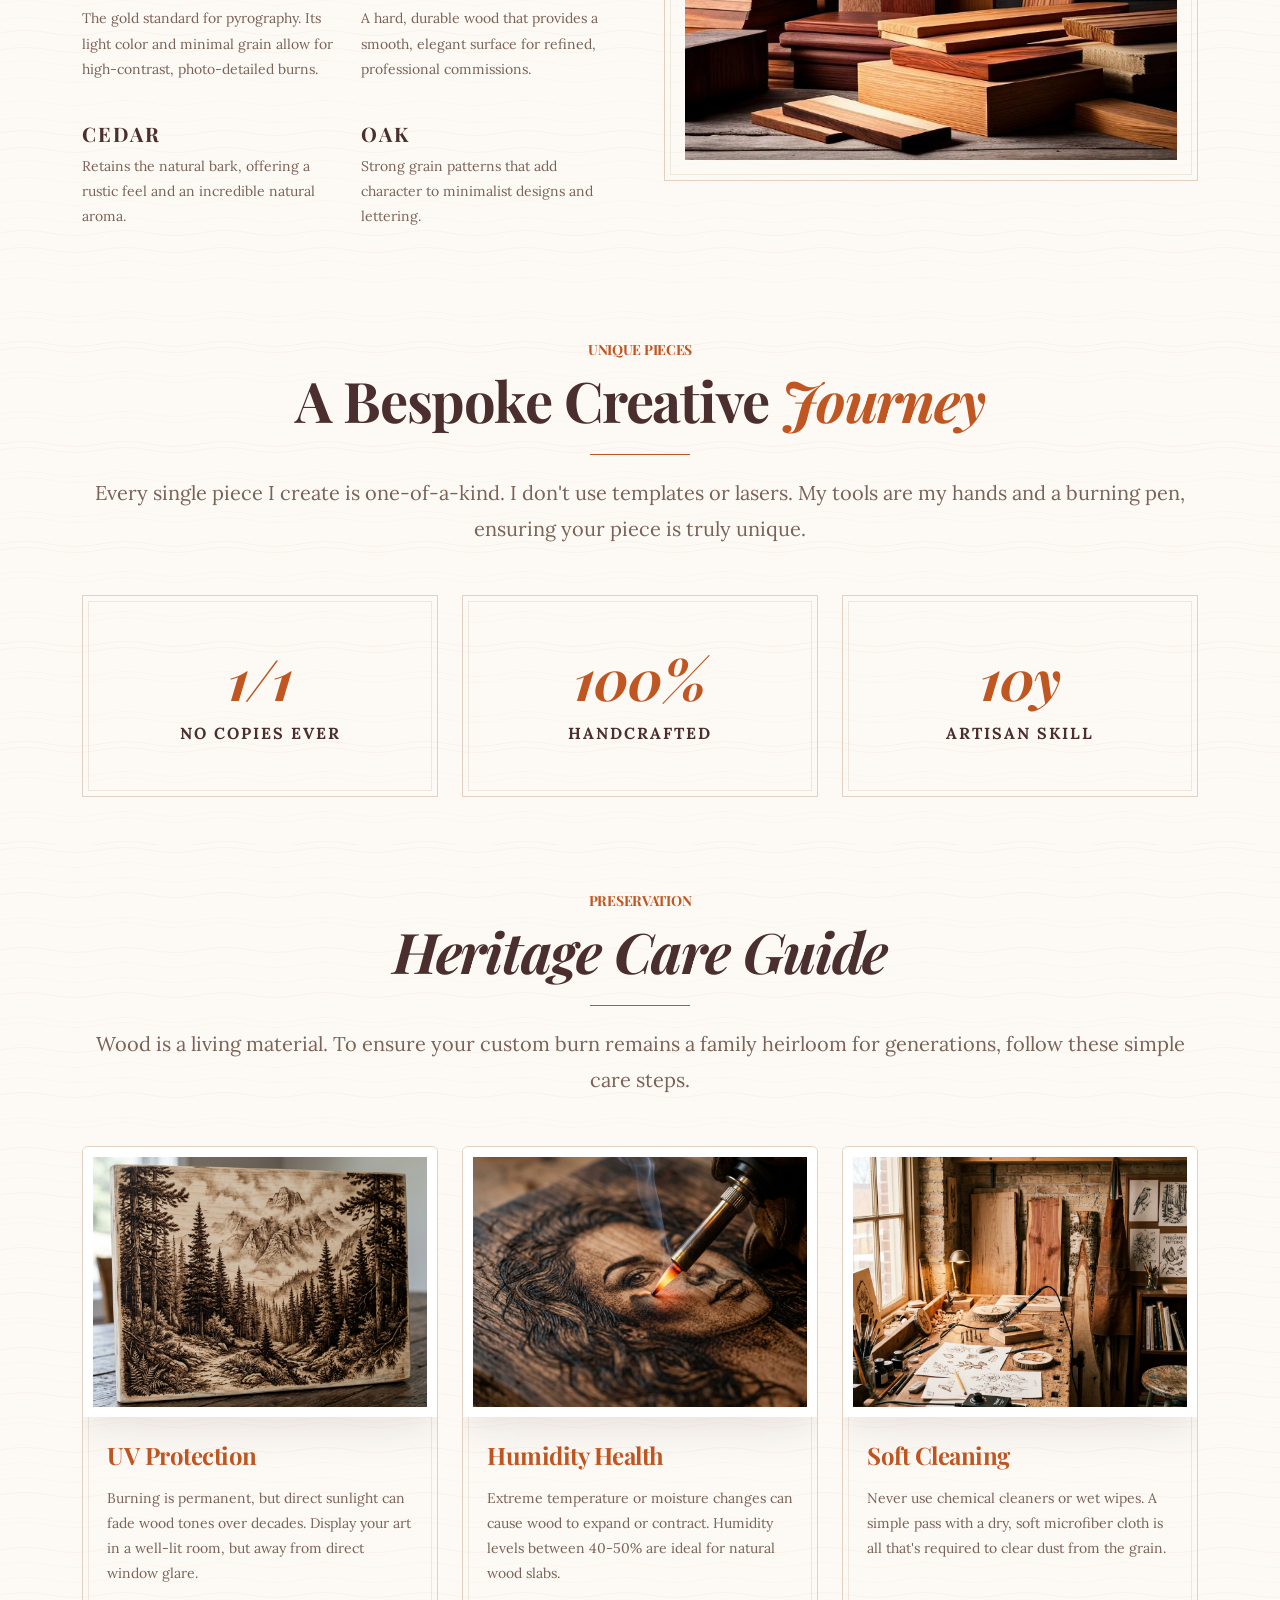
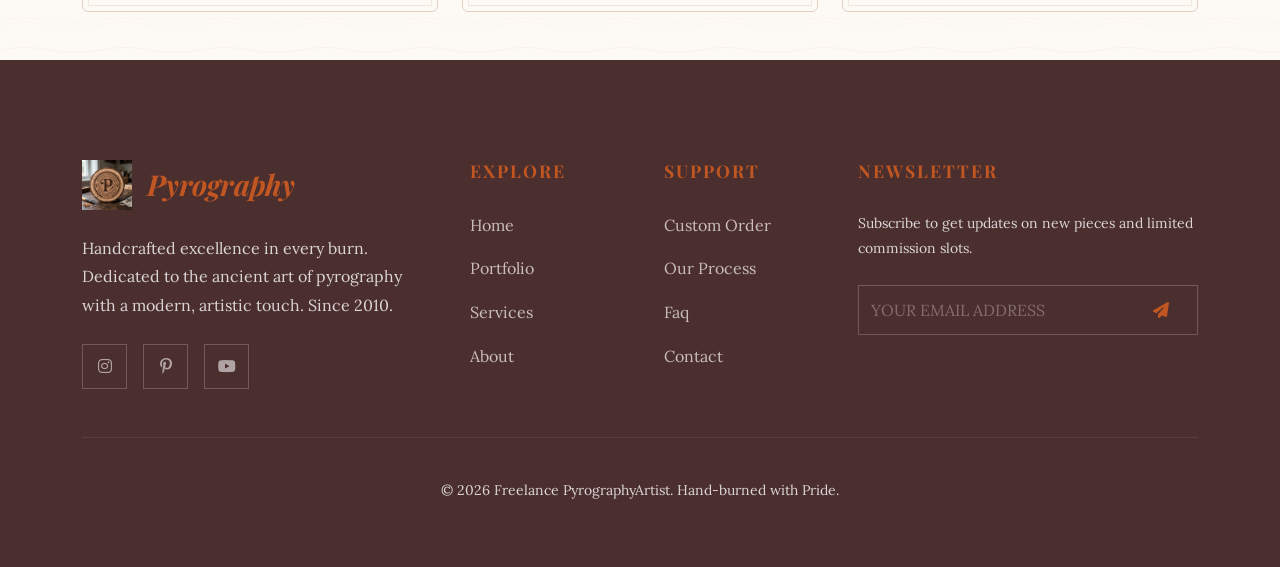
<file: services.html>
<!DOCTYPE html>
<html lang="en">

<head>
    <meta charset="UTF-8">
    <meta name="viewport" content="width=device-width, initial-scale=1.0">
    <title>Services | Freelance Pyrography Artist</title>
    <meta name="description"
        content="Explore professional wood burning services including custom portraits, decorative home decor, and personalized wood art gifts.">
    <link rel="icon" type="image/png" href="assets/img/favicon.png">

    <!-- Bootstrap 5 CSS -->
    <link href="https://cdn.jsdelivr.net/npm/bootstrap@5.3.0/dist/css/bootstrap.min.css" rel="stylesheet">
    <!-- Font Awesome -->
    <link rel="stylesheet" href="https://cdnjs.cloudflare.com/ajax/libs/font-awesome/6.4.0/css/all.min.css">
    <!-- AOS Library -->
    <link href="https://unpkg.com/aos@2.3.1/dist/aos.css" rel="stylesheet">
    <!-- Custom CSS -->
    <link rel="stylesheet" href="css/style.css">
</head>

<body class="bg-wood">

    <!-- Header -->
    <nav class="navbar navbar-expand-xl sticky-top">
        <div class="container">
            <a class="navbar-brand" href="index.html">
                <img src="assets/img/logo.png" alt="Pyrography Logo">
                <span><span class="text-accent italic">Pyrography</span></span>
            </a>
            <button class="navbar-toggler" type="button" data-bs-toggle="collapse" data-bs-target="#navbarNav">
                <span class="navbar-toggler-icon"></span>
            </button>
            <div class="collapse navbar-collapse" id="navbarNav">
                <ul class="navbar-nav mx-auto align-items-lg-center">
                    <!-- Mobile Home Links (Direct access for touch devices) -->
                    <li class="nav-item d-xl-none"><a class="nav-link" href="index.html">home 1</a></li>
                    <li class="nav-item d-xl-none"><a class="nav-link" href="index2.html">home 2</a></li>

                    <!-- Desktop Home Dropdown (Single menu for desktop) -->
                    <li class="nav-item dropdown d-none d-xl-block">
                        <a class="nav-link dropdown-toggle" href="#" id="navbarDropdownHome" role="button"
                            data-bs-toggle="dropdown" aria-expanded="false">home</a>
                        <ul class="dropdown-menu border-artisanal" aria-labelledby="navbarDropdownHome">
                            <li><a class="dropdown-item" href="index.html">home 1</a></li>
                            <li><a class="dropdown-item" href="index2.html">home 2</a></li>
                        </ul>
                    </li>
                    <li class="nav-item"><a class="nav-link" href="about.html">about</a></li>
                    <li class="nav-item"><a class="nav-link active" href="services.html">services</a></li>
                    <li class="nav-item"><a class="nav-link" href="process.html">process</a></li>
                    <li class="nav-item"><a class="nav-link" href="portfolio.html">portfolio</a></li>
                    <li class="nav-item"><a class="nav-link" href="pricing.html">custom order</a></li>
                    <li class="nav-item"><a class="nav-link" href="contact.html">contact</a></li>
                    <li class="nav-item ms-lg-3">
                        <div class="d-flex gap-2">
                            <button id="theme-toggle" class="nav-icon-btn" title="Toggle Theme"><i
                                    class="fas fa-moon"></i></button>
                            <button id="rtl-toggle" class="nav-icon-btn" title="Toggle Layout"><i
                                    class="fas fa-arrows-alt-h"></i></button>
                        </div>
                    </li>

                </ul>
            </div>
        </div>
    </nav>

    <!-- Hero Section -->
    <header class="bg-secondary bg-opacity-10 py-5">
        <div class="container py-5 text-center" data-aos="fade-up">
            <h6 class="text-accent text-uppercase small fw-bold mb-3" style="letter-spacing: 5px;">Our Expertise</h6>
            <h1 class="display-3 mb-4 font-serif">Artistic <span class="text-accent italic">Services</span></h1>
            <p class="lead text-secondary max-width-600 mx-auto fs-5">I offer specialized wood burning services that
                transform natural wood into timeless treasures.</p>
        </div>
    </header>

    <!-- 1. Main Services Grid Section -->
    <section id="main-services" class="bg-wood py-5 py-lg-8">
        <div class="container">
            <div class="row g-5">
                <div class="col-xl-4" data-aos="fade-up" data-aos-delay="100">
                    <div class="card p-0 border-artisanal bg-transparent h-100 animate-on-scroll overflow-hidden">
                        <div class="art-card ratio ratio-4x3">
                            <img src="assets/img/service1.jpg" alt="Custom Portraits" class="object-fit-cover">
                        </div>
                        <div class="p-5">
                            <h3 class="font-serif italic text-primary">Custom Portraits</h3>
                            <p class="text-secondary">Capture your pets, family members, or loved ones in extreme
                                detail. Each portrait is painstakingly burned to capture the soul of the subject.</p>
                            <ul class="list-unstyled mt-4 small text-secondary">
                                <li class="mb-2"><i class="fas fa-check text-accent me-2"></i> Photo-realistic shading
                                </li>
                                <li class="mb-2"><i class="fas fa-check text-accent me-2"></i> Personalized wood slices
                                </li>
                                <li class="mb-2"><i class="fas fa-check text-accent me-2"></i> Memorial text included
                                </li>
                            </ul>
                        </div>
                    </div>
                </div>
                <div class="col-xl-4" data-aos="fade-up" data-aos-delay="200">
                    <div class="card p-0 border-artisanal bg-transparent h-100 animate-on-scroll overflow-hidden">
                        <div class="art-card ratio ratio-4x3">
                            <img src="assets/img/service2.jpg" alt="Nature Art" class="object-fit-cover">
                        </div>
                        <div class="p-5">
                            <h3 class="font-serif italic text-primary">Nature Art</h3>
                            <p class="text-secondary">Explore wildlife and botanical illustrations. Perfect for cabin
                                decor, living rooms, and nature enthusiasts seeking unique wall art.</p>
                            <ul class="list-unstyled mt-4 small text-secondary">
                                <li class="mb-2"><i class="fas fa-check text-accent me-2"></i> Detailed wildlife animals
                                </li>
                                <li class="mb-2"><i class="fas fa-check text-accent me-2"></i> Natural wood grains
                                    utilized</li>
                                <li class="mb-2"><i class="fas fa-check text-accent me-2"></i> Custom-sized panels</li>
                            </ul>
                        </div>
                    </div>
                </div>
                <div class="col-xl-4" data-aos="fade-up" data-aos-delay="300">
                    <div class="card p-0 border-artisanal bg-transparent h-100 animate-on-scroll overflow-hidden">
                        <div class="art-card ratio ratio-4x3">
                            <img src="assets/img/service3.jpg" alt="Calligraphy Art" class="object-fit-cover">
                        </div>
                        <div class="p-5">
                            <h3 class="font-serif italic text-primary">Calligraphy Art</h3>
                            <p class="text-secondary">Hand-lettered wood signs for weddings, name plates, and
                                motivational quotes. Elegant, permanent, and rustic timeless appeal.</p>
                            <ul class="list-unstyled mt-4 small text-secondary">
                                <li class="mb-2"><i class="fas fa-check text-accent me-2"></i> Modern & classic scripts
                                </li>
                                <li class="mb-2"><i class="fas fa-check text-accent me-2"></i> Personalized date burning
                                </li>
                                <li class="mb-2"><i class="fas fa-check text-accent me-2"></i> Outdoor durability sealed
                                </li>
                            </ul>
                        </div>
                    </div>
                </div>
            </div>
        </div>
    </section>

    <!-- 2. Wood Materials Section -->
    <section class="bg-wood py-5 py-lg-8" id="materials">
        <div class="container">
            <div class="row align-items-center g-5 flex-row-reverse">
                <div class="col-lg-6" data-aos="fade-up">
                    <div class="border-artisanal">
                        <img src="assets/img/wood.jpg" alt="Materials" class="img-fluid">
                    </div>
                </div>
                <div class="col-lg-6" data-aos="fade-up">
                    <h6 class="text-accent text-uppercase small fw-bold">The Canvas</h6>
                    <h2 class="mb-4 font-serif">Premium Wood Selection</h2>
                    <p class="mb-5 fs-5">Choosing the right wood is the first step in creating excellence. I work with
                        several high-quality woods, each offering a different burning experience.</p>
                    <div class="row g-4">
                        <div class="col-6">
                            <h5 class="text-uppercase ls-2">Basswood</h5>
                            <p class="small text-secondary">The gold standard for pyrography. Its light color and
                                minimal grain allow for high-contrast, photo-detailed burns.</p>
                        </div>
                        <div class="col-6">
                            <h5 class="text-uppercase ls-2">Maple</h5>
                            <p class="small text-secondary">A hard, durable wood that provides a smooth, elegant surface
                                for refined, professional commissions.</p>
                        </div>
                        <div class="col-6">
                            <h5 class="text-uppercase ls-2">Cedar</h5>
                            <p class="small text-secondary">Retains the natural bark, offering a rustic feel and an
                                incredible natural aroma.</p>
                        </div>
                        <div class="col-6">
                            <h5 class="text-uppercase ls-2">Oak</h5>
                            <p class="small text-secondary">Strong grain patterns that add character to minimalist
                                designs and lettering.</p>
                        </div>
                    </div>
                </div>
            </div>
        </div>
    </section>

    <!-- 3. Bespoke Experience Section -->
    <section id="bespoke" class="py-5 bg-wood">
        <div class="container text-center">
            <div class="section-title" data-aos="fade-up">
                <h6 class="text-accent text-uppercase small fw-bold">Unique Pieces</h6>
                <h2 class="font-serif">A Bespoke Creative <span class="text-accent italic">Journey</span></h2>
                <div class="divider"></div>
            </div>
            <p class="max-width-800 mx-auto text-secondary mb-5 fs-5">Every single piece I create is one-of-a-kind. I
                don't use templates or lasers. My tools are my hands and a burning pen, ensuring your piece is truly
                unique.</p>
            <div class="row g-4">
                <div class="col-md-4" data-aos="fade-up" data-aos-delay="100">
                    <div class="p-5 border-artisanal bg-transparent h-100">
                        <h1 class="text-accent display-4 fw-bold font-serif italic">1/1</h1>
                        <p class="mb-0 text-uppercase ls-2 fw-bold">No Copies Ever</p>
                    </div>
                </div>
                <div class="col-md-4" data-aos="fade-up" data-aos-delay="200">
                    <div class="p-5 border-artisanal bg-transparent h-100">
                        <h1 class="text-accent display-4 fw-bold font-serif italic">100%</h1>
                        <p class="mb-0 text-uppercase ls-2 fw-bold">Handcrafted</p>
                    </div>
                </div>
                <div class="col-md-4" data-aos="fade-up" data-aos-delay="300">
                    <div class="p-5 border-artisanal bg-transparent h-100">
                        <h1 class="text-accent display-4 fw-bold font-serif italic">10y</h1>
                        <p class="mb-0 text-uppercase ls-2 fw-bold">Artisan Skill</p>
                    </div>
                </div>
            </div>
        </div>
    </section>

    <!-- 5. Heritage Care Guide Section -->
    <section id="care-guide" class="py-5 py-lg-8 bg-wood">
        <div class="container text-center">
            <div class="section-title" data-aos="fade-up">
                <h6 class="text-accent text-uppercase small fw-bold">Preservation</h6>
                <h2 class="font-serif italic">Heritage Care Guide</h2>
                <div class="divider"></div>
            </div>
            <p class="max-width-800 mx-auto text-secondary mb-5 fs-5">Wood is a living material. To ensure your custom
                burn remains a family heirloom for generations, follow these simple care steps.</p>
            <div class="row g-4 text-start">
                <div class="col-md-4" data-aos="fade-up" data-aos-delay="100">
                    <div class="card p-0 border-artisanal bg-transparent h-100 animate-on-scroll overflow-hidden">
                        <div class="art-card ratio ratio-4x3">
                            <img src="assets/img/art-nature-1.jpg" alt="UV Protection" class="object-fit-cover">
                        </div>
                        <div class="p-4">
                            <h4 class="font-serif mb-3 text-accent">UV Protection</h4>
                            <p class="small text-secondary mb-0">Burning is permanent, but direct sunlight can fade wood
                                tones over decades. Display your art in a well-lit room, but away from direct window
                                glare.</p>
                        </div>
                    </div>
                </div>
                <div class="col-md-4" data-aos="fade-up" data-aos-delay="200">
                    <div class="card p-0 border-artisanal bg-transparent h-100 animate-on-scroll overflow-hidden">
                        <div class="art-card ratio ratio-4x3">
                            <img src="assets/img/process-step-2.png" alt="Humidity Health" class="object-fit-cover">
                        </div>
                        <div class="p-4">
                            <h4 class="font-serif mb-3 text-accent">Humidity Health</h4>
                            <p class="small text-secondary mb-0">Extreme temperature or moisture changes can cause wood
                                to expand or contract. Humidity levels between 40-50% are ideal for natural wood slabs.
                            </p>
                        </div>
                    </div>
                </div>
                <div class="col-md-4" data-aos="fade-up" data-aos-delay="300">
                    <div class="card p-0 border-artisanal bg-transparent h-100 animate-on-scroll overflow-hidden">
                        <div class="art-card ratio ratio-4x3">
                            <img src="assets/img/studio-tools.jpg" alt="Soft Cleaning" class="object-fit-cover">
                        </div>
                        <div class="p-4">
                            <h4 class="font-serif mb-3 text-accent">Soft Cleaning</h4>
                            <p class="small text-secondary mb-0">Never use chemical cleaners or wet wipes. A simple pass
                                with a dry, soft microfiber cloth is all that's required to clear dust from the grain.
                            </p>
                        </div>
                    </div>
                </div>
            </div>
        </div>
    </section>

    <!-- Footer -->
    <footer>
        <div class="container">
            <div class="row g-5">
                <div class="col-lg-4">
                    <div class="footer-logo mb-4">
                        <img src="assets/img/logo.png" alt="Pyrography Logo">
                        <h3 class="text-white"><span class="text-accent italic">Pyrography</span></h3>
                    </div>
                    <p class="text-secondary mb-4">Handcrafted excellence in every burn. Dedicated to the ancient art of
                        pyrography with a modern, artistic touch. Since 2010.</p>
                    <div class="d-flex gap-3 social-icons">
                        <a href="#" class="btn rounded-0 px-3"><i class="fab fa-instagram"></i></a>
                        <a href="#" class="btn rounded-0 px-3"><i class="fab fa-pinterest-p"></i></a>
                        <a href="#" class="btn rounded-0 px-3"><i class="fab fa-youtube"></i></a>
                    </div>
                </div>
                <div class="col-lg-2 col-md-4 footer-links">
                    <h5>explore</h5>
                    <ul class="list-unstyled">
                        <li><a href="index.html">home</a></li>
                        <li><a href="portfolio.html">portfolio</a></li>
                        <li><a href="services.html">services</a></li>
                        <li><a href="about.html">about</a></li>
                    </ul>
                </div>
                <div class="col-lg-2 col-md-4 footer-links">
                    <h5>support</h5>
                    <ul class="list-unstyled">
                        <li><a href="pricing.html">custom order</a></li>
                        <li><a href="process.html">our process</a></li>
                        <li><a href="faq.html">faq</a></li>
                        <li><a href="contact.html">contact</a></li>
                    </ul>
                </div>
                <div class="col-lg-4 col-md-4">
                    <h5>newsletter</h5>
                    <p class="small text-secondary mb-4">Subscribe to get updates on new pieces and limited commission
                        slots.</p>
                    <form class="position-relative footer-newsletter">
                        <input type="email" class="form-control" placeholder="YOUR EMAIL ADDRESS">
                        <button class="btn text-accent position-absolute top-50 end-0 translate-middle-y me-3"><i
                                class="fas fa-paper-plane"></i></button>
                    </form>
                </div>
            </div>
            <hr class="mt-5 border-secondary opacity-25">
            <div class="text-center py-4">
                <p class="small text-secondary mb-0">&copy; 2026 Freelance PyrographyArtist. Hand-burned with Pride.</p>
            </div>
        </div>
    </footer>

    <!-- Scroll to Top -->
    <button id="scroll-to-top" title="Scroll to Top"><i class="fas fa-long-arrow-alt-up"></i></button>

    <!-- Bootstrap 5 JS Bundle -->
    <script src="https://cdn.jsdelivr.net/npm/bootstrap@5.3.0/dist/js/bootstrap.bundle.min.js"></script>
    <!-- AOS JS -->
    <script src="https://unpkg.com/aos@2.3.1/dist/aos.js"></script>
    <!-- Custom JS -->
    <script src="js/main.js"></script>
</body>

</html>
</file>
<file: css/style.css>
@import url('https://fonts.googleapis.com/css2?family=Playfair+Display:ital,wght@0,400..900;1,400..900&family=Lora:ital,wght@0,400..700;1,400..700&display=swap');

:root {
    /* Artisanal Heritage Palette (Light Mode - Reference Shop) */
    --bg-primary: #FDFAF5;
    /* Off-white Cream */
    --bg-secondary: #F5E6CC;
    /* Warm Tan/Cream */
    --text-primary: #4B2E2E;
    /* Deep Dark Brown */
    --text-secondary: #7A6258;
    /* Muted Earth Brown */
    --accent: #C05621;
    /* Terracotta/Burnt Orange */
    --accent-dark: #8C3D17;
    /* Darker Terracotta */
    --accent-light: #E9D8BD;
    /* Light Parchment */
    --border-color: #E2D1C3;
    --navbar-bg: rgba(253, 250, 245, 0.95);
    --shadow: 0 15px 35px rgba(75, 46, 46, 0.1);
    --card-bg: #ffffff;
    --input-bg: #ffffff;

    /* Constants */
    --transition: all 0.4s cubic-bezier(0.165, 0.84, 0.44, 1);
    --border-radius: 4px;
    /* More classic, less rounded */
}

[data-theme="dark"] {
    --bg-primary: #2D1E1E;
    /* Very Dark Brown */
    --bg-secondary: #3D2B2B;
    --text-primary: #F5E6CC;
    /* Cream text */
    --text-secondary: #CBB9AA;
    /* Lighter Earth Brown for Dark Mode - boosted for contrast */
    --accent: #D97E4A;
    /* Softer Terracotta for dark mode */
    --accent-dark: #C05621;
    --accent-light: #4B2E2E;
    --border-color: #4B3838;
    --navbar-bg: rgba(45, 30, 30, 0.95);
    --shadow: 0 15px 35px rgba(0, 0, 0, 0.4);
    --card-bg: #3D2B2B;
    --input-bg: #2D1E1E;
}

[data-theme="dark"] .text-dark {
    color: var(--text-primary) !important;
}

[data-theme="dark"] .navbar-toggler-icon {
    filter: invert(1) brightness(2);
}

[data-theme="dark"] .text-secondary {
    color: var(--text-secondary) !important;
}

[data-theme="dark"] .text-muted {
    color: var(--text-secondary) !important;
    opacity: 0.7;
}

[data-theme="dark"] .section-title h2 {
    color: var(--text-primary) !important;
}

/* RTL Support */
[dir="rtl"] {
    text-align: right;
}

[dir="rtl"] .ms-auto {
    margin-right: auto !important;
    margin-left: 0 !important;
}

[dir="rtl"] .me-auto {
    margin-left: auto !important;
    margin-right: 0 !important;
}

/* Filter Buttons */
.filter-btn {
    border: 1px solid var(--border-color);
    background: transparent;
    color: var(--text-secondary);
    transition: var(--transition);
    font-family: 'Playfair Display', serif;
    letter-spacing: 2px;
    padding: 10px 25px;
    text-transform: uppercase;
    font-size: 0.85rem;
}

.filter-btn:hover {
    border-color: var(--accent);
    color: var(--accent);
}

.filter-btn.active {
    background: var(--accent);
    border-color: var(--accent);
    color: white !important;
}

[data-theme="dark"] .filter-btn {
    border-color: var(--border-color);
}

/* Background Image Utilities */
.bg-quality-promise {
    background: linear-gradient(rgba(0, 0, 0, 0.7), rgba(0, 0, 0, 0.7)), url('../assets/img/quality-bg.png');
    background-size: cover;
    background-position: center;
    background-attachment: fixed;
}

body {
    background-color: var(--bg-primary);
    color: var(--text-primary);
    font-family: 'Lora', serif;
    /* Classic, highly readable body font */
    line-height: 1.8;
    transition: var(--transition);
    overflow-x: hidden;
}

html {
    overflow-x: hidden;
}

h1,
h2,
h3,
h4,
h5,
h6 {
    font-family: 'Playfair Display', serif;
    /* Sophisticated heading font */
    font-weight: 700;
    letter-spacing: -0.02em;
}

@media (max-width: 1199px) {
    body {
        padding-top: 75px;
        /* Height of fixed navbar */
    }
}

@media (min-width: 1200px) {
    body {
        padding-top: 100px;
        /* Height of fixed navbar on desktop */
    }
}

.heading-serif,
.font-serif {
    font-family: 'Playfair Display', serif;
}

.font-body {
    font-family: 'Lora', serif;
}

/* Letter Spacing */
.ls-1 {
    letter-spacing: 1px;
}

.ls-2 {
    letter-spacing: 2px;
}

.ls-3 {
    letter-spacing: 3px;
}

.ls-4 {
    letter-spacing: 4px;
}

.ls-5 {
    letter-spacing: 5px;
}

/* Responsive Spacing Overrides */
@media (max-width: 991.98px) {

    .py-lg-8,
    .py-lg-10 {
        padding-top: 3.5rem !important;
        padding-bottom: 3.5rem !important;
    }
}

/* Utility Classes */
.italic {
    font-style: italic;
}

.text-uppercase {
    text-transform: uppercase !important;
}

.cursor-pointer {
    cursor: pointer;
}

.text-cream {
    color: var(--bg-primary) !important;
}

/* Navbar Customization */
.navbar {
    background: var(--navbar-bg);
    backdrop-filter: blur(10px);
    border-bottom: 1px solid var(--border-color);
    padding: 0.8rem 0;
    transition: var(--transition);
    width: 100%;
    position: fixed !important;
    top: 0;
    z-index: 1030;
}

.navbar-brand {
    font-family: 'Playfair Display', serif;
    font-weight: 900;
    font-size: 1.5rem;
    color: var(--text-primary) !important;
    display: flex;
    align-items: center;
    gap: 15px;
}

.navbar-brand img {
    height: 45px;
    width: auto;
    object-fit: contain;
}

/* Map Section */
#contact-map {
    margin-top: 5rem !important;
    /* Larger gap to ensure no overlap */
}

@media (min-width: 992px) {
    #contact-map {
        margin-top: 0 !important;
    }
}

.nav-link {
    color: var(--text-primary) !important;
    font-weight: 500;
    padding: 0.5rem 1rem !important;
    transition: var(--transition);
    border-radius: 4px;
    position: relative;
    text-transform: lowercase;
}

.nav-link:hover,
.nav-link.active {
    color: var(--accent) !important;
}

.nav-item.dropdown:hover .nav-link {
    color: var(--accent) !important;
}

.nav-link:hover {
    color: var(--accent) !important;
    background: rgba(161, 136, 127, 0.05);
}

.dropdown-menu {
    background-color: var(--bg-primary);
    border: 1px solid var(--border-color);
    border-radius: 4px;
    padding: 0.5rem 0;
    box-shadow: var(--shadow);
    margin-top: 10px !important;
    opacity: 0;
    visibility: hidden;
    display: block;
    transform: translateY(10px);
    transition: var(--transition);
}

.nav-item:hover .dropdown-menu {
    opacity: 1;
    visibility: visible;
    transform: translateY(0);
}

.dropdown-item {
    color: var(--text-primary);
    padding: 10px 20px;
    font-family: 'Playfair Display', serif;
    font-style: italic;
    text-transform: capitalize;
    transition: var(--transition);
    font-size: 1rem;
}

.dropdown-item:hover,
.dropdown-item.active {
    background: var(--accent) !important;
    color: white !important;
    transform: translateX(5px);
}

.dropdown-toggle::after {
    display: none;
    /* Hide the default caret for a cleaner look */
}

/* Theme & RTL Icons */
.nav-icon-btn {
    background: transparent;
    border: none;
    color: var(--text-primary);
    font-size: 1.2rem;
    padding: 8px;
    cursor: pointer;
    transition: var(--transition);
    border-radius: 50%;
    width: 40px;
    height: 40px;
    display: flex;
    align-items: center;
    justify-content: center;
}

.nav-icon-btn:hover {
    background: var(--bg-secondary);
    transform: rotate(15deg);
}

/* Artisanal Utilities */
.bg-wood {
    background-image: url("data:image/svg+xml,%3Csvg xmlns='http://www.w3.org/2000/svg' width='100' height='100' viewBox='0 0 100 100'%3E%3Cpath d='M0 50 Q 25 45, 50 50 T 100 50' stroke='%23C05621' stroke-opacity='0.05' fill='none'/%3E%3Cpath d='M0 20 Q 25 15, 50 20 T 100 20' stroke='%23C05621' stroke-opacity='0.03' fill='none'/%3E%3Cpath d='M0 80 Q 25 75, 50 80 T 100 80' stroke='%23C05621' stroke-opacity='0.03' fill='none'/%3E%3C/svg%3E");
}

.border-artisanal {
    position: relative;
    padding: 20px;
    border: 1px solid var(--border-color);
}

.border-artisanal::before {
    content: '';
    position: absolute;
    top: 5px;
    left: 5px;
    right: 5px;
    bottom: 5px;
    border: 1px solid var(--border-color);
    opacity: 0.5;
    pointer-events: none;
}

.text-accent {
    color: var(--accent) !important;
}

.text-primary {
    color: var(--text-primary) !important;
}

.text-secondary {
    color: var(--text-secondary) !important;
}

.bg-accent {
    background-color: var(--accent) !important;
}

.bg-primary-wood {
    background-color: var(--accent) !important;
}

.footer-links ul {
    list-style: none;
    padding-left: 0;
    margin: 0;
}

.footer-links li {
    margin-bottom: 15px;
}

.footer-links a {
    text-decoration: none;
    color: #FDFAF5 !important;
    /* High contrast against dark footer */
    opacity: 0.7;
    transition: var(--transition);
}

.footer-links a:hover {
    opacity: 1;
    color: var(--accent) !important;
    padding-left: 5px;
}

/* Navbar Refinement */
.navbar {
    background: var(--navbar-bg);
    backdrop-filter: blur(10px);
    border-bottom: 2px solid var(--bg-secondary);
    padding: 1.2rem 0;
}

.navbar-brand {
    font-size: 1.8rem;
    letter-spacing: -1px;
}

.nav-link {
    font-family: 'Playfair Display', serif;
    font-size: 1.1rem;
    text-transform: capitalize;
    font-style: italic;
}

/* Buttons */
.btn-primary-wood {
    background: var(--accent);
    color: white;
    border: 1px solid var(--accent-dark);
    padding: 12px 30px;
    border-radius: 0;
    /* Sharp corners for artisanal feel */
    font-family: 'Playfair Display', serif;
    font-weight: 600;
    text-transform: uppercase;
    letter-spacing: 2px;
}

.btn-primary-wood:hover {
    background: var(--text-primary);
    border-color: var(--text-primary);
    color: var(--bg-secondary);
    transform: translateY(-3px);
    box-shadow: 0 10px 20px rgba(75, 46, 46, 0.2);
}

.btn-hero {
    min-width: 220px;
    padding: 15px 40px !important;
    display: inline-flex;
    align-items: center;
    justify-content: center;
    transition: var(--transition);
    height: 60px;
    /* Fixed height for symmetry */
    font-size: 1rem;
}

.btn-outline-theme {
    border: 2px solid var(--text-primary) !important;
    color: var(--text-primary) !important;
    background: transparent;
    border-radius: 0;
    text-transform: uppercase;
    font-weight: 700;
    letter-spacing: 2px;
    height: 60px;
    display: inline-flex;
    align-items: center;
    justify-content: center;
    transition: var(--transition);
}

.btn-outline-theme:hover {
    background: var(--text-primary) !important;
    color: var(--bg-primary) !important;
}

[data-theme="dark"] .btn-outline-dark {
    border-color: var(--text-primary) !important;
    color: var(--text-primary) !important;
}

/* Hero Section Refinement */
.hero-section {
    padding: 80px 0 120px;
    background-color: var(--text-primary);
    background-image: linear-gradient(rgba(45, 30, 30, 0.7), rgba(45, 30, 30, 0.8)), url('../assets/img/hero-main.jpg');
    background-size: cover;
    background-position: center;
    background-attachment: fixed;
    color: white;
    /* Ensure text is always readable on dark overlay */
}

.hero-section h1 {
    font-size: 4.5rem;
    line-height: 1.1;
    margin-bottom: 30px;
    color: white !important;
}

.scroll-down-indicator {
    position: absolute;
    bottom: 30px;
    left: 50%;
    transform: translateX(-50%);
    color: white;
    font-size: 2rem;
    animation: bounce 2s infinite;
    cursor: pointer;
    z-index: 10;
}

@keyframes bounce {

    0%,
    20%,
    50%,
    80%,
    100% {
        transform: translateX(-50%) translateY(0);
    }

    40% {
        transform: translateX(-50%) translateY(-10px);
    }

    60% {
        transform: translateX(-50%) translateY(-5px);
    }
}

.hero-section p {
    color: rgba(255, 255, 255, 0.9);
    max-width: 700px;
    margin: 0 auto;
}

.hero-section-2 p {
    color: rgba(255, 255, 255, 0.85);
}

/* Home 2 Hero Section Refinement */
.hero-section-2 {
    min-height: 85vh;
    padding-top: 100px;
    background-color: var(--text-primary);
    background-image: linear-gradient(rgba(45, 30, 30, 0.75), rgba(45, 30, 30, 0.85)), url('../assets/img/hero-2.jpg');
    background-size: cover;
    background-position: center;
    background-attachment: fixed;
    color: white;
}

.italic {
    font-style: italic;
}

/* Cards & Sections */
.card {
    background-color: var(--bg-primary);
    /* Default to background color */
    border-color: var(--border-color);
}

.section-title h2 {
    font-size: 3.5rem;
    margin-bottom: 20px;
}

.section-title .divider {
    width: 100px;
    height: 1px;
    background: var(--accent);
    margin: 20px auto;
}

.art-card {
    position: relative;
    overflow: hidden;
    border: 10px solid white;
    box-shadow: var(--shadow);
    transition: var(--transition);
}

.art-card:hover {
    transform: scale(1.02);
    border-color: var(--bg-secondary);
}

.art-overlay {
    position: absolute;
    bottom: 0;
    left: 0;
    right: 0;
    padding: 30px;
    background: linear-gradient(transparent, rgba(75, 46, 46, 0.9));
    color: white;
    opacity: 0;
    transition: var(--transition);
}

.art-card:hover .art-overlay {
    opacity: 1;
}

/* Service Image Cards */
.service-img-container {
    height: 250px;
    overflow: hidden;
    position: relative;
}

.service-img-container img {
    width: 100%;
    height: 100%;
    object-fit: cover;
    transition: var(--transition);
}

.card:hover .service-img-container img {
    transform: scale(1.1);
}

/* Auth & Forms */
.auth-wrapper {
    position: relative;
    min-height: 100vh;
}

.auth-toggles {
    position: fixed;
    top: 25px;
    right: 25px;
    display: flex;
    gap: 10px;
    z-index: 1000;
}

.auth-card {
    border: 1px solid var(--border-color);
    border-radius: 0;
    backdrop-filter: blur(20px);
    background: rgba(253, 250, 245, 0.7);
}

[data-theme="dark"] .auth-card {
    background: rgba(45, 30, 30, 0.7);
}

.auth-header a {
    display: flex !important;
    align-items: center;
    justify-content: center;
    gap: 15px;
}

.auth-header img {
    height: 50px !important;
    width: auto !important;
    margin-bottom: 0 !important;
}

.auth-header h2 {
    margin-bottom: 0;
    color: var(--text-primary) !important;
}

/* Specialty Backgrounds */
.bg-testimonial {
    background-color: var(--bg-secondary) !important;
    color: var(--text-primary) !important;
    border-top: 1px solid var(--border-color);
    border-bottom: 1px solid var(--border-color);
}

[data-theme="dark"] .bg-testimonial {
    background-color: #2A1D1D !important;
    color: var(--text-primary) !important;
}

[data-theme="dark"] .bg-testimonial .text-white,
[data-theme="dark"] .bg-testimonial h5 {
    color: var(--text-primary) !important;
}

.form-label {
    color: var(--text-primary) !important;
}

.form-control::placeholder {
    color: var(--text-secondary);
    opacity: 0.5;
}

.form-control {
    border-radius: 0;
    border: 1px solid var(--border-color);
    padding: 12px;
    background-color: var(--input-bg);
    color: var(--text-primary);
}

.form-control:focus {
    border-color: var(--accent);
    box-shadow: none;
}

/* Footer */
footer {
    background: #4B2E2E !important;
    color: white !important;
    padding: 100px 0 40px;
}

/* Tablet View Footer: 2 columns per row */
@media (min-width: 768px) and (max-width: 1199.98px) {
    footer .row.g-5>[class*="col-"] {
        flex: 0 0 50% !important;
        max-width: 50% !important;
    }
}

footer .text-secondary {
    color: rgba(255, 255, 255, 0.8) !important;
    opacity: 1 !important;
}

footer p {
    color: rgba(255, 255, 255, 0.9) !important;
}

.footer-newsletter .form-control::placeholder {
    color: rgba(255, 255, 255, 0.6) !important;
}

.footer-newsletter .form-control {
    border-color: rgba(255, 255, 255, 0.2) !important;
    color: white !important;
    background-color: transparent !important;
}

/* Footer Logo Refinement */
.footer-logo {
    display: flex;
    align-items: center;
    gap: 15px;
}

.footer-logo img {
    height: 50px;
    width: auto;
    object-fit: contain;
}

.footer-logo h3 {
    margin-bottom: 0;
    font-size: 1.8rem;
    color: var(--accent) !important;
}

footer a {
    color: #FDFAF5 !important;
    /* Ensure visibility on dark footer */
    opacity: 0.7;
    text-transform: capitalize;
}

footer a:hover {
    color: var(--accent) !important;
    opacity: 1;
    text-decoration: none !important;
}

footer h5 {
    color: var(--accent);
    text-transform: uppercase;
    letter-spacing: 2px;
    margin-bottom: 30px;
    font-size: 1.1rem;
}

/* Social Icon Visibility Fix */
.social-icons .btn {
    width: 45px;
    height: 45px;
    display: inline-flex;
    align-items: center;
    justify-content: center;
    transition: var(--transition);
    border-color: rgba(255, 255, 255, 0.3) !important;
    color: rgba(255, 255, 255, 0.8) !important;
    background-color: transparent !important;
}

.social-icons .btn:hover {
    background-color: var(--accent) !important;
    border-color: var(--accent) !important;
    color: white !important;
    transform: translateY(-3px);
}

/* Responsive */
@media (max-width: 768px) {

    .hero-section h1,
    .hero-section-2 h1 {
        font-size: 3rem;
    }

    .btn-hero {
        width: 100%;
        max-width: 280px;
        min-width: unset;
        height: 55px;
        padding: 12px 25px !important;
        font-size: 0.9rem;
    }
}

/* Carousel Visibility Refinement */
.carousel-control-prev-icon,
.carousel-control-next-icon {
    filter: invert(1) brightness(0.5);
    /* Default for light backgrounds */
    width: 3rem;
    height: 3rem;
}

[data-theme="dark"] .carousel-control-prev-icon,
[data-theme="dark"] .carousel-control-next-icon {
    filter: invert(0) brightness(1);
    /* Default for dark backgrounds */
}

/* Ensure accent color applied in HTML still works or override */
.carousel-control-prev-icon.text-accent,
.carousel-control-next-icon.text-accent {
    filter: none !important;
    background-image: none;
    display: flex;
    align-items: center;
    justify-content: center;
}

.carousel-control-prev-icon.text-accent::after,
.carousel-control-next-icon.text-accent::after {
    font-family: "Font Awesome 6 Free";
    font-weight: 900;
    font-size: 2rem;
    color: var(--accent);
}

.carousel-control-prev-icon.text-accent::after {
    content: "\f053";
}

.carousel-control-next-icon.text-accent::after {
    content: "\f054";
}

/* Carousel Indicators Styling */
.carousel-indicators {
    bottom: -40px;
}

.carousel-indicators [data-bs-target] {
    width: 12px;
    height: 12px;
    border-radius: 50%;
    background-color: var(--text-secondary);
    border: none;
    opacity: 0.5;
    margin: 0 5px;
    transition: var(--transition);
}

.carousel-indicators .active {
    background-color: var(--accent) !important;
    opacity: 1;
    transform: scale(1.2);
}

#testimonialCarousel {
    padding-bottom: 40px;
}

#scroll-to-top {
    position: fixed;
    bottom: 30px;
    right: 30px;
    z-index: 1000;
    width: 50px;
    height: 50px;
    border-radius: 0;
    border: none;
    background: var(--accent);
    color: white;
    cursor: pointer;
    display: none;
    align-items: center;
    justify-content: center;
    transition: var(--transition);
    box-shadow: 0 5px 15px rgba(0, 0, 0, 0.3);
}

#scroll-to-top:hover {
    background: var(--text-primary);
    transform: translateY(-5px);
}

#scroll-to-top.show {
    display: flex;
}

@media (max-width: 768px) {
    #scroll-to-top {
        bottom: 20px;
        right: 20px;
        width: 45px;
        height: 45px;
    }
}

/* Form Validation */
.is-invalid {
    border-color: #dc3545 !important;
}

.invalid-feedback {
    font-size: 0.85rem;
    color: #dc3545;
}

/* Contact Social Icons Hover */
.d-flex.gap-3.mt-2 a.text-accent {
    transition: var(--transition);
}

.d-flex.gap-3.mt-2 a.text-accent:hover {
    color: var(--accent-dark) !important;
    transform: translateY(-3px) scale(1.1);
}

/* Responsive Overrides */
/* Utility Classes for Error & Coming Soon Pages */
.min-vh-75 {
    min-height: 75vh;
}

.max-width-600 {
    max-width: 600px;
}

.ls-1 {
    letter-spacing: 1px;
}

.ls-2 {
    letter-spacing: 2px;
}

.italic {
    font-style: italic;
}

/* Error Page Specifics */
.error-page {
    position: relative;
    overflow: hidden;
}

[data-theme="dark"] .error-page h1.display-1 {
    color: var(--accent) !important;
    opacity: 0.1 !important;
}
</file>
